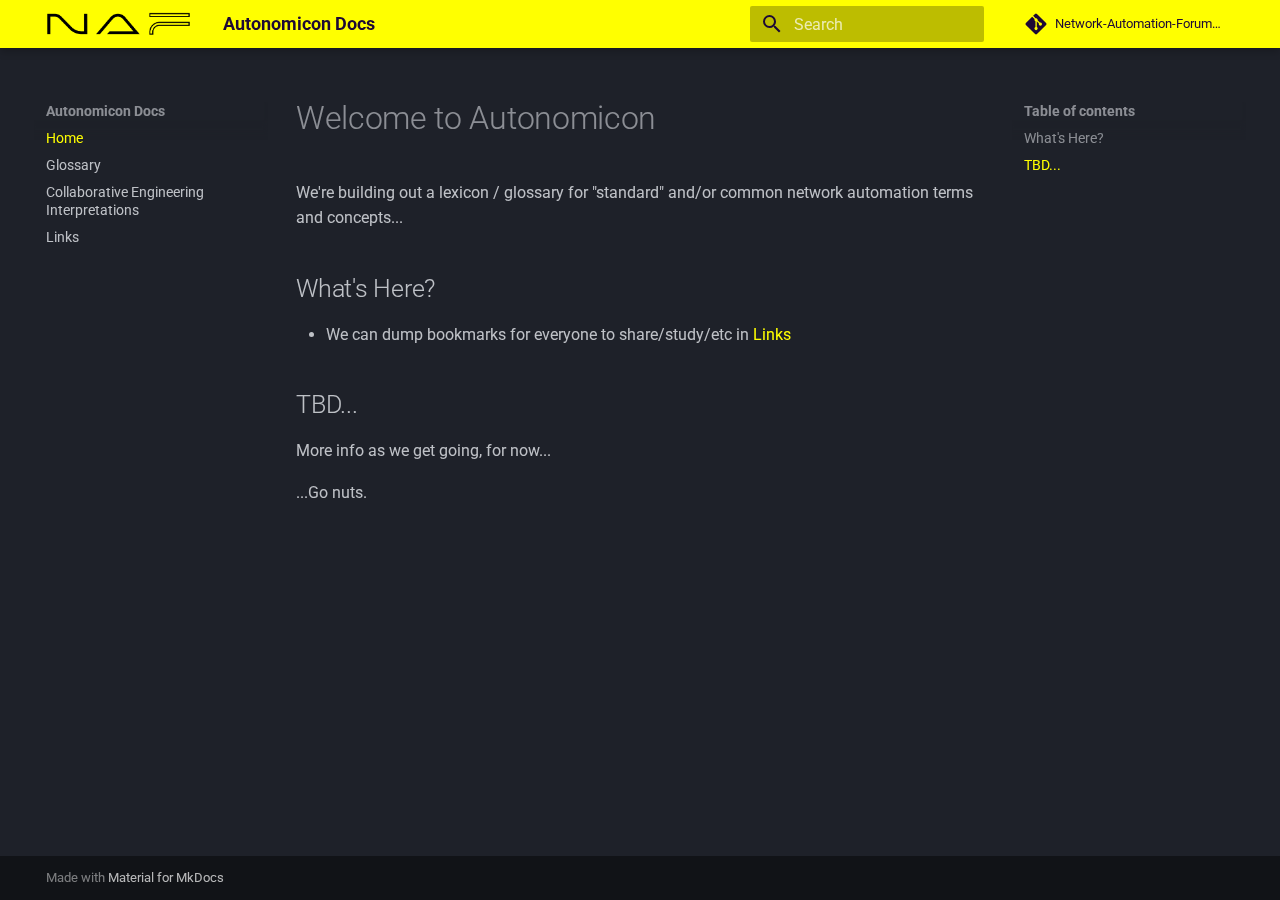
<file: index.html>
<!doctype html>
<html lang="en" class="no-js">
  <head>
    
      <meta charset="utf-8">
      <meta name="viewport" content="width=device-width,initial-scale=1">
      
        <meta name="description" content="We're building out a lexicon / glossary for "standard" and/or common network automation terms and concepts...">
      
      
      
      
      
        <link rel="next" href="glossary/">
      
      
      <link rel="icon" href="img/favicon.png">
      <meta name="generator" content="mkdocs-1.5.3, mkdocs-material-9.5.13">
    
    
      
        <title>Autonomicon Docs</title>
      
    
    
      <link rel="stylesheet" href="assets/stylesheets/main.7e359304.min.css">
      
        
        <link rel="stylesheet" href="assets/stylesheets/palette.06af60db.min.css">
      
      


    
    
      
    
    
      
        
        
        <link rel="preconnect" href="https://fonts.gstatic.com" crossorigin>
        <link rel="stylesheet" href="https://fonts.googleapis.com/css?family=Roboto:300,300i,400,400i,700,700i%7CRoboto+Mono:400,400i,700,700i&display=fallback">
        <style>:root{--md-text-font:"Roboto";--md-code-font:"Roboto Mono"}</style>
      
    
    
      <link rel="stylesheet" href="stylesheets/extra.css">
    
    <script>__md_scope=new URL(".",location),__md_hash=e=>[...e].reduce((e,_)=>(e<<5)-e+_.charCodeAt(0),0),__md_get=(e,_=localStorage,t=__md_scope)=>JSON.parse(_.getItem(t.pathname+"."+e)),__md_set=(e,_,t=localStorage,a=__md_scope)=>{try{t.setItem(a.pathname+"."+e,JSON.stringify(_))}catch(e){}}</script>
    
      

    
    
    
  </head>
  
  
    
    
      
    
    
    
    
    <body dir="ltr" data-md-color-scheme="slate" data-md-color-primary="custom" data-md-color-accent="custom">
  
    
    <input class="md-toggle" data-md-toggle="drawer" type="checkbox" id="__drawer" autocomplete="off">
    <input class="md-toggle" data-md-toggle="search" type="checkbox" id="__search" autocomplete="off">
    <label class="md-overlay" for="__drawer"></label>
    <div data-md-component="skip">
      
        
        <a href="#welcome-to-autonomicon" class="md-skip">
          Skip to content
        </a>
      
    </div>
    <div data-md-component="announce">
      
    </div>
    
    
      

  

<header class="md-header md-header--shadow" data-md-component="header">
  <nav class="md-header__inner md-grid" aria-label="Header">
    <a href="https://networkautomation.forum/" title="Autonomicon Docs" class="md-header__button md-logo" aria-label="Autonomicon Docs" data-md-component="logo">
      
  <img src="img/NAF.png" alt="logo">

    </a>
    <label class="md-header__button md-icon" for="__drawer">
      
      <svg xmlns="http://www.w3.org/2000/svg" viewBox="0 0 24 24"><path d="M3 6h18v2H3V6m0 5h18v2H3v-2m0 5h18v2H3v-2Z"/></svg>
    </label>
    <div class="md-header__title" data-md-component="header-title">
      <div class="md-header__ellipsis">
        <div class="md-header__topic">
          <span class="md-ellipsis">
            Autonomicon Docs
          </span>
        </div>
        <div class="md-header__topic" data-md-component="header-topic">
          <span class="md-ellipsis">
            
              Home
            
          </span>
        </div>
      </div>
    </div>
    
      
        <form class="md-header__option" data-md-component="palette">
  
    
    
    
    <input class="md-option" data-md-color-media="" data-md-color-scheme="slate" data-md-color-primary="custom" data-md-color-accent="custom"  aria-hidden="true"  type="radio" name="__palette" id="__palette_0">
    
  
</form>
      
    
    
      <script>var media,input,key,value,palette=__md_get("__palette");if(palette&&palette.color){"(prefers-color-scheme)"===palette.color.media&&(media=matchMedia("(prefers-color-scheme: light)"),input=document.querySelector(media.matches?"[data-md-color-media='(prefers-color-scheme: light)']":"[data-md-color-media='(prefers-color-scheme: dark)']"),palette.color.media=input.getAttribute("data-md-color-media"),palette.color.scheme=input.getAttribute("data-md-color-scheme"),palette.color.primary=input.getAttribute("data-md-color-primary"),palette.color.accent=input.getAttribute("data-md-color-accent"));for([key,value]of Object.entries(palette.color))document.body.setAttribute("data-md-color-"+key,value)}</script>
    
    
    
      <label class="md-header__button md-icon" for="__search">
        
        <svg xmlns="http://www.w3.org/2000/svg" viewBox="0 0 24 24"><path d="M9.5 3A6.5 6.5 0 0 1 16 9.5c0 1.61-.59 3.09-1.56 4.23l.27.27h.79l5 5-1.5 1.5-5-5v-.79l-.27-.27A6.516 6.516 0 0 1 9.5 16 6.5 6.5 0 0 1 3 9.5 6.5 6.5 0 0 1 9.5 3m0 2C7 5 5 7 5 9.5S7 14 9.5 14 14 12 14 9.5 12 5 9.5 5Z"/></svg>
      </label>
      <div class="md-search" data-md-component="search" role="dialog">
  <label class="md-search__overlay" for="__search"></label>
  <div class="md-search__inner" role="search">
    <form class="md-search__form" name="search">
      <input type="text" class="md-search__input" name="query" aria-label="Search" placeholder="Search" autocapitalize="off" autocorrect="off" autocomplete="off" spellcheck="false" data-md-component="search-query" required>
      <label class="md-search__icon md-icon" for="__search">
        
        <svg xmlns="http://www.w3.org/2000/svg" viewBox="0 0 24 24"><path d="M9.5 3A6.5 6.5 0 0 1 16 9.5c0 1.61-.59 3.09-1.56 4.23l.27.27h.79l5 5-1.5 1.5-5-5v-.79l-.27-.27A6.516 6.516 0 0 1 9.5 16 6.5 6.5 0 0 1 3 9.5 6.5 6.5 0 0 1 9.5 3m0 2C7 5 5 7 5 9.5S7 14 9.5 14 14 12 14 9.5 12 5 9.5 5Z"/></svg>
        
        <svg xmlns="http://www.w3.org/2000/svg" viewBox="0 0 24 24"><path d="M20 11v2H8l5.5 5.5-1.42 1.42L4.16 12l7.92-7.92L13.5 5.5 8 11h12Z"/></svg>
      </label>
      <nav class="md-search__options" aria-label="Search">
        
        <button type="reset" class="md-search__icon md-icon" title="Clear" aria-label="Clear" tabindex="-1">
          
          <svg xmlns="http://www.w3.org/2000/svg" viewBox="0 0 24 24"><path d="M19 6.41 17.59 5 12 10.59 6.41 5 5 6.41 10.59 12 5 17.59 6.41 19 12 13.41 17.59 19 19 17.59 13.41 12 19 6.41Z"/></svg>
        </button>
      </nav>
      
    </form>
    <div class="md-search__output">
      <div class="md-search__scrollwrap" data-md-scrollfix>
        <div class="md-search-result" data-md-component="search-result">
          <div class="md-search-result__meta">
            Initializing search
          </div>
          <ol class="md-search-result__list" role="presentation"></ol>
        </div>
      </div>
    </div>
  </div>
</div>
    
    
      <div class="md-header__source">
        <a href="https://github.com/Network-Automation-Forum/autonomicon" title="Go to repository" class="md-source" data-md-component="source">
  <div class="md-source__icon md-icon">
    
    <svg xmlns="http://www.w3.org/2000/svg" viewBox="0 0 448 512"><!--! Font Awesome Free 6.5.1 by @fontawesome - https://fontawesome.com License - https://fontawesome.com/license/free (Icons: CC BY 4.0, Fonts: SIL OFL 1.1, Code: MIT License) Copyright 2023 Fonticons, Inc.--><path d="M439.55 236.05 244 40.45a28.87 28.87 0 0 0-40.81 0l-40.66 40.63 51.52 51.52c27.06-9.14 52.68 16.77 43.39 43.68l49.66 49.66c34.23-11.8 61.18 31 35.47 56.69-26.49 26.49-70.21-2.87-56-37.34L240.22 199v121.85c25.3 12.54 22.26 41.85 9.08 55a34.34 34.34 0 0 1-48.55 0c-17.57-17.6-11.07-46.91 11.25-56v-123c-20.8-8.51-24.6-30.74-18.64-45L142.57 101 8.45 235.14a28.86 28.86 0 0 0 0 40.81l195.61 195.6a28.86 28.86 0 0 0 40.8 0l194.69-194.69a28.86 28.86 0 0 0 0-40.81z"/></svg>
  </div>
  <div class="md-source__repository">
    Network-Automation-Forum/autonomicon
  </div>
</a>
      </div>
    
  </nav>
  
</header>
    
    <div class="md-container" data-md-component="container">
      
      
        
          
        
      
      <main class="md-main" data-md-component="main">
        <div class="md-main__inner md-grid">
          
            
              
              <div class="md-sidebar md-sidebar--primary" data-md-component="sidebar" data-md-type="navigation" >
                <div class="md-sidebar__scrollwrap">
                  <div class="md-sidebar__inner">
                    



<nav class="md-nav md-nav--primary" aria-label="Navigation" data-md-level="0">
  <label class="md-nav__title" for="__drawer">
    <a href="https://networkautomation.forum/" title="Autonomicon Docs" class="md-nav__button md-logo" aria-label="Autonomicon Docs" data-md-component="logo">
      
  <img src="img/NAF.png" alt="logo">

    </a>
    Autonomicon Docs
  </label>
  
    <div class="md-nav__source">
      <a href="https://github.com/Network-Automation-Forum/autonomicon" title="Go to repository" class="md-source" data-md-component="source">
  <div class="md-source__icon md-icon">
    
    <svg xmlns="http://www.w3.org/2000/svg" viewBox="0 0 448 512"><!--! Font Awesome Free 6.5.1 by @fontawesome - https://fontawesome.com License - https://fontawesome.com/license/free (Icons: CC BY 4.0, Fonts: SIL OFL 1.1, Code: MIT License) Copyright 2023 Fonticons, Inc.--><path d="M439.55 236.05 244 40.45a28.87 28.87 0 0 0-40.81 0l-40.66 40.63 51.52 51.52c27.06-9.14 52.68 16.77 43.39 43.68l49.66 49.66c34.23-11.8 61.18 31 35.47 56.69-26.49 26.49-70.21-2.87-56-37.34L240.22 199v121.85c25.3 12.54 22.26 41.85 9.08 55a34.34 34.34 0 0 1-48.55 0c-17.57-17.6-11.07-46.91 11.25-56v-123c-20.8-8.51-24.6-30.74-18.64-45L142.57 101 8.45 235.14a28.86 28.86 0 0 0 0 40.81l195.61 195.6a28.86 28.86 0 0 0 40.8 0l194.69-194.69a28.86 28.86 0 0 0 0-40.81z"/></svg>
  </div>
  <div class="md-source__repository">
    Network-Automation-Forum/autonomicon
  </div>
</a>
    </div>
  
  <ul class="md-nav__list" data-md-scrollfix>
    
      
      
  
  
    
  
  
  
    <li class="md-nav__item md-nav__item--active">
      
      <input class="md-nav__toggle md-toggle" type="checkbox" id="__toc">
      
      
        
      
      
        <label class="md-nav__link md-nav__link--active" for="__toc">
          
  
  <span class="md-ellipsis">
    Home
  </span>
  

          <span class="md-nav__icon md-icon"></span>
        </label>
      
      <a href="." class="md-nav__link md-nav__link--active">
        
  
  <span class="md-ellipsis">
    Home
  </span>
  

      </a>
      
        

<nav class="md-nav md-nav--secondary" aria-label="Table of contents">
  
  
  
    
  
  
    <label class="md-nav__title" for="__toc">
      <span class="md-nav__icon md-icon"></span>
      Table of contents
    </label>
    <ul class="md-nav__list" data-md-component="toc" data-md-scrollfix>
      
        <li class="md-nav__item">
  <a href="#whats-here" class="md-nav__link">
    <span class="md-ellipsis">
      What's Here?
    </span>
  </a>
  
</li>
      
        <li class="md-nav__item">
  <a href="#tbd" class="md-nav__link">
    <span class="md-ellipsis">
      TBD...
    </span>
  </a>
  
</li>
      
    </ul>
  
</nav>
      
    </li>
  

    
      
      
  
  
  
  
    <li class="md-nav__item">
      <a href="glossary/" class="md-nav__link">
        
  
  <span class="md-ellipsis">
    Glossary
  </span>
  

      </a>
    </li>
  

    
      
      
  
  
  
  
    <li class="md-nav__item">
      <a href="interpretations/" class="md-nav__link">
        
  
  <span class="md-ellipsis">
    Collaborative Engineering Interpretations
  </span>
  

      </a>
    </li>
  

    
      
      
  
  
  
  
    <li class="md-nav__item">
      <a href="links/" class="md-nav__link">
        
  
  <span class="md-ellipsis">
    Links
  </span>
  

      </a>
    </li>
  

    
  </ul>
</nav>
                  </div>
                </div>
              </div>
            
            
              
              <div class="md-sidebar md-sidebar--secondary" data-md-component="sidebar" data-md-type="toc" >
                <div class="md-sidebar__scrollwrap">
                  <div class="md-sidebar__inner">
                    

<nav class="md-nav md-nav--secondary" aria-label="Table of contents">
  
  
  
    
  
  
    <label class="md-nav__title" for="__toc">
      <span class="md-nav__icon md-icon"></span>
      Table of contents
    </label>
    <ul class="md-nav__list" data-md-component="toc" data-md-scrollfix>
      
        <li class="md-nav__item">
  <a href="#whats-here" class="md-nav__link">
    <span class="md-ellipsis">
      What's Here?
    </span>
  </a>
  
</li>
      
        <li class="md-nav__item">
  <a href="#tbd" class="md-nav__link">
    <span class="md-ellipsis">
      TBD...
    </span>
  </a>
  
</li>
      
    </ul>
  
</nav>
                  </div>
                </div>
              </div>
            
          
          
            <div class="md-content" data-md-component="content">
              <article class="md-content__inner md-typeset">
                
                  

  
  


<h1 id="welcome-to-autonomicon">Welcome to Autonomicon</h1>
<p>We're building out a lexicon / glossary for "standard" and/or common network automation terms and concepts...</p>
<h2 id="whats-here">What's Here?</h2>
<ul>
<li>We can dump bookmarks for everyone to share/study/etc in <a href="links/">Links</a></li>
</ul>
<h2 id="tbd">TBD...</h2>
<p>More info as we get going, for now...</p>
<p>...Go nuts.</p>












                
              </article>
            </div>
          
          
<script>var target=document.getElementById(location.hash.slice(1));target&&target.name&&(target.checked=target.name.startsWith("__tabbed_"))</script>
        </div>
        
      </main>
      
        <footer class="md-footer">
  
  <div class="md-footer-meta md-typeset">
    <div class="md-footer-meta__inner md-grid">
      <div class="md-copyright">
  
  
    Made with
    <a href="https://squidfunk.github.io/mkdocs-material/" target="_blank" rel="noopener">
      Material for MkDocs
    </a>
  
</div>
      
    </div>
  </div>
</footer>
      
    </div>
    <div class="md-dialog" data-md-component="dialog">
      <div class="md-dialog__inner md-typeset"></div>
    </div>
    
    
    <script id="__config" type="application/json">{"base": ".", "features": ["navigation.tracking"], "search": "assets/javascripts/workers/search.b8dbb3d2.min.js", "translations": {"clipboard.copied": "Copied to clipboard", "clipboard.copy": "Copy to clipboard", "search.result.more.one": "1 more on this page", "search.result.more.other": "# more on this page", "search.result.none": "No matching documents", "search.result.one": "1 matching document", "search.result.other": "# matching documents", "search.result.placeholder": "Type to start searching", "search.result.term.missing": "Missing", "select.version": "Select version"}}</script>
    
    
      <script src="assets/javascripts/bundle.c8d2eff1.min.js"></script>
      
    
  </body>
</html>
</file>
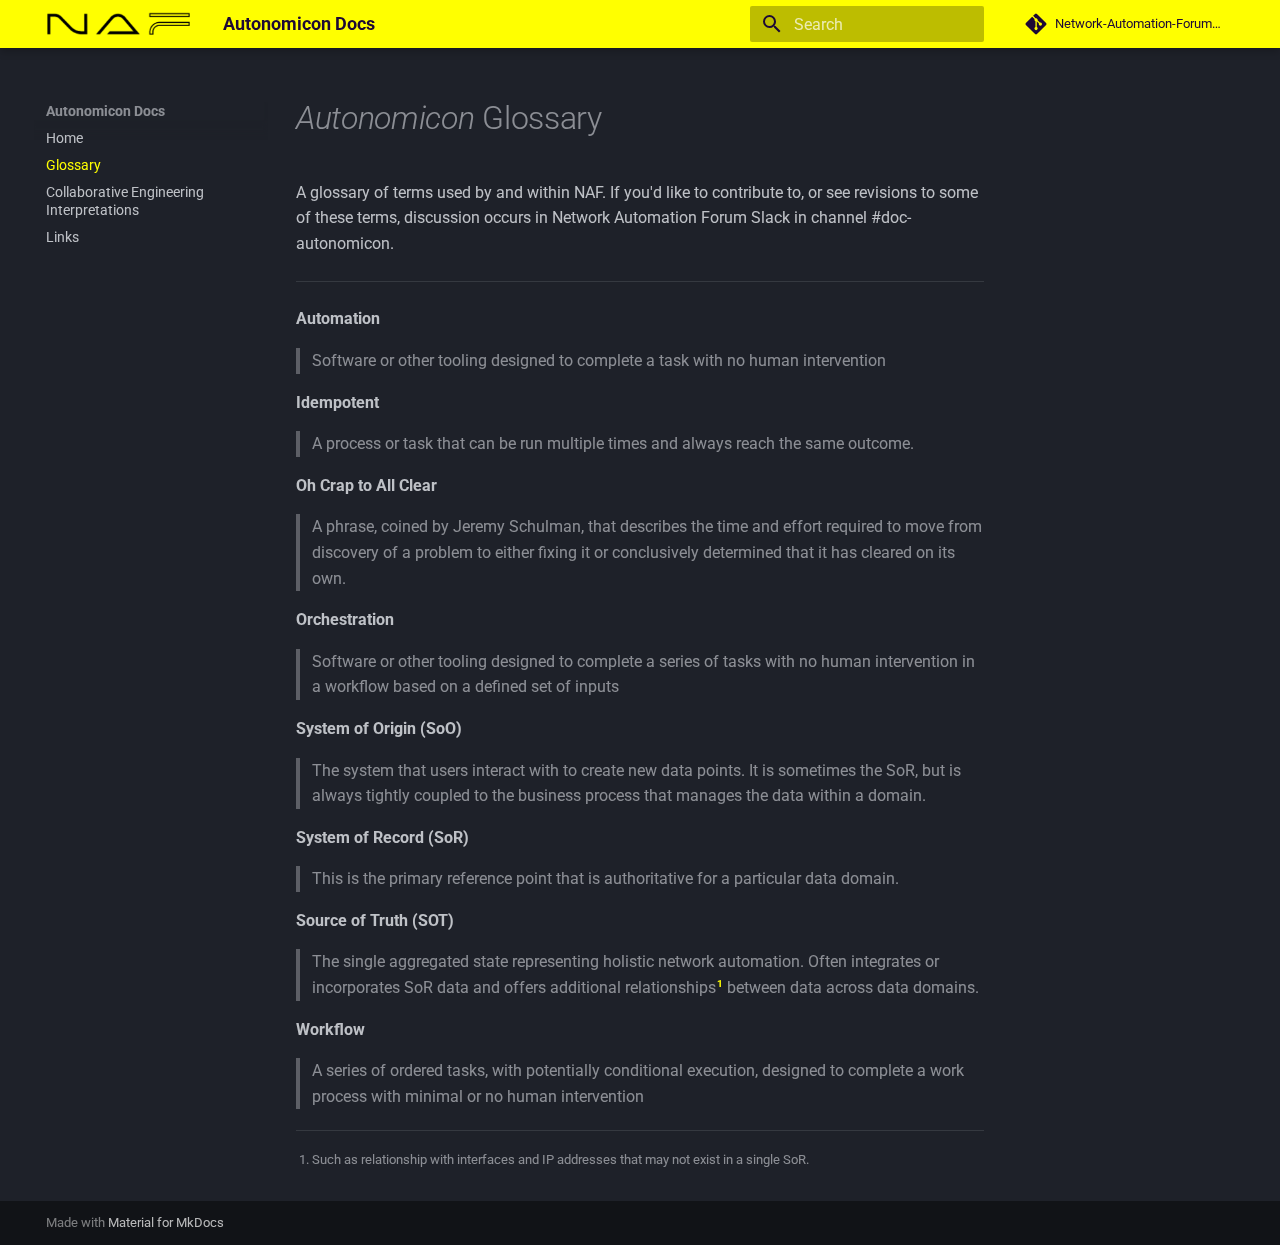
<file: glossary/index.html>
<!doctype html>
<html lang="en" class="no-js">
  <head>
    
      <meta charset="utf-8">
      <meta name="viewport" content="width=device-width,initial-scale=1">
      
        <meta name="description" content="We're building out a lexicon / glossary for "standard" and/or common network automation terms and concepts...">
      
      
      
      
        <link rel="prev" href="..">
      
      
        <link rel="next" href="../interpretations/">
      
      
      <link rel="icon" href="../img/favicon.png">
      <meta name="generator" content="mkdocs-1.5.3, mkdocs-material-9.5.13">
    
    
      
        <title>Glossary - Autonomicon Docs</title>
      
    
    
      <link rel="stylesheet" href="../assets/stylesheets/main.7e359304.min.css">
      
        
        <link rel="stylesheet" href="../assets/stylesheets/palette.06af60db.min.css">
      
      


    
    
      
    
    
      
        
        
        <link rel="preconnect" href="https://fonts.gstatic.com" crossorigin>
        <link rel="stylesheet" href="https://fonts.googleapis.com/css?family=Roboto:300,300i,400,400i,700,700i%7CRoboto+Mono:400,400i,700,700i&display=fallback">
        <style>:root{--md-text-font:"Roboto";--md-code-font:"Roboto Mono"}</style>
      
    
    
      <link rel="stylesheet" href="../stylesheets/extra.css">
    
    <script>__md_scope=new URL("..",location),__md_hash=e=>[...e].reduce((e,_)=>(e<<5)-e+_.charCodeAt(0),0),__md_get=(e,_=localStorage,t=__md_scope)=>JSON.parse(_.getItem(t.pathname+"."+e)),__md_set=(e,_,t=localStorage,a=__md_scope)=>{try{t.setItem(a.pathname+"."+e,JSON.stringify(_))}catch(e){}}</script>
    
      

    
    
    
  </head>
  
  
    
    
      
    
    
    
    
    <body dir="ltr" data-md-color-scheme="slate" data-md-color-primary="custom" data-md-color-accent="custom">
  
    
    <input class="md-toggle" data-md-toggle="drawer" type="checkbox" id="__drawer" autocomplete="off">
    <input class="md-toggle" data-md-toggle="search" type="checkbox" id="__search" autocomplete="off">
    <label class="md-overlay" for="__drawer"></label>
    <div data-md-component="skip">
      
        
        <a href="#autonomicon-glossary" class="md-skip">
          Skip to content
        </a>
      
    </div>
    <div data-md-component="announce">
      
    </div>
    
    
      

  

<header class="md-header md-header--shadow" data-md-component="header">
  <nav class="md-header__inner md-grid" aria-label="Header">
    <a href="https://networkautomation.forum/" title="Autonomicon Docs" class="md-header__button md-logo" aria-label="Autonomicon Docs" data-md-component="logo">
      
  <img src="../img/NAF.png" alt="logo">

    </a>
    <label class="md-header__button md-icon" for="__drawer">
      
      <svg xmlns="http://www.w3.org/2000/svg" viewBox="0 0 24 24"><path d="M3 6h18v2H3V6m0 5h18v2H3v-2m0 5h18v2H3v-2Z"/></svg>
    </label>
    <div class="md-header__title" data-md-component="header-title">
      <div class="md-header__ellipsis">
        <div class="md-header__topic">
          <span class="md-ellipsis">
            Autonomicon Docs
          </span>
        </div>
        <div class="md-header__topic" data-md-component="header-topic">
          <span class="md-ellipsis">
            
              Glossary
            
          </span>
        </div>
      </div>
    </div>
    
      
        <form class="md-header__option" data-md-component="palette">
  
    
    
    
    <input class="md-option" data-md-color-media="" data-md-color-scheme="slate" data-md-color-primary="custom" data-md-color-accent="custom"  aria-hidden="true"  type="radio" name="__palette" id="__palette_0">
    
  
</form>
      
    
    
      <script>var media,input,key,value,palette=__md_get("__palette");if(palette&&palette.color){"(prefers-color-scheme)"===palette.color.media&&(media=matchMedia("(prefers-color-scheme: light)"),input=document.querySelector(media.matches?"[data-md-color-media='(prefers-color-scheme: light)']":"[data-md-color-media='(prefers-color-scheme: dark)']"),palette.color.media=input.getAttribute("data-md-color-media"),palette.color.scheme=input.getAttribute("data-md-color-scheme"),palette.color.primary=input.getAttribute("data-md-color-primary"),palette.color.accent=input.getAttribute("data-md-color-accent"));for([key,value]of Object.entries(palette.color))document.body.setAttribute("data-md-color-"+key,value)}</script>
    
    
    
      <label class="md-header__button md-icon" for="__search">
        
        <svg xmlns="http://www.w3.org/2000/svg" viewBox="0 0 24 24"><path d="M9.5 3A6.5 6.5 0 0 1 16 9.5c0 1.61-.59 3.09-1.56 4.23l.27.27h.79l5 5-1.5 1.5-5-5v-.79l-.27-.27A6.516 6.516 0 0 1 9.5 16 6.5 6.5 0 0 1 3 9.5 6.5 6.5 0 0 1 9.5 3m0 2C7 5 5 7 5 9.5S7 14 9.5 14 14 12 14 9.5 12 5 9.5 5Z"/></svg>
      </label>
      <div class="md-search" data-md-component="search" role="dialog">
  <label class="md-search__overlay" for="__search"></label>
  <div class="md-search__inner" role="search">
    <form class="md-search__form" name="search">
      <input type="text" class="md-search__input" name="query" aria-label="Search" placeholder="Search" autocapitalize="off" autocorrect="off" autocomplete="off" spellcheck="false" data-md-component="search-query" required>
      <label class="md-search__icon md-icon" for="__search">
        
        <svg xmlns="http://www.w3.org/2000/svg" viewBox="0 0 24 24"><path d="M9.5 3A6.5 6.5 0 0 1 16 9.5c0 1.61-.59 3.09-1.56 4.23l.27.27h.79l5 5-1.5 1.5-5-5v-.79l-.27-.27A6.516 6.516 0 0 1 9.5 16 6.5 6.5 0 0 1 3 9.5 6.5 6.5 0 0 1 9.5 3m0 2C7 5 5 7 5 9.5S7 14 9.5 14 14 12 14 9.5 12 5 9.5 5Z"/></svg>
        
        <svg xmlns="http://www.w3.org/2000/svg" viewBox="0 0 24 24"><path d="M20 11v2H8l5.5 5.5-1.42 1.42L4.16 12l7.92-7.92L13.5 5.5 8 11h12Z"/></svg>
      </label>
      <nav class="md-search__options" aria-label="Search">
        
        <button type="reset" class="md-search__icon md-icon" title="Clear" aria-label="Clear" tabindex="-1">
          
          <svg xmlns="http://www.w3.org/2000/svg" viewBox="0 0 24 24"><path d="M19 6.41 17.59 5 12 10.59 6.41 5 5 6.41 10.59 12 5 17.59 6.41 19 12 13.41 17.59 19 19 17.59 13.41 12 19 6.41Z"/></svg>
        </button>
      </nav>
      
    </form>
    <div class="md-search__output">
      <div class="md-search__scrollwrap" data-md-scrollfix>
        <div class="md-search-result" data-md-component="search-result">
          <div class="md-search-result__meta">
            Initializing search
          </div>
          <ol class="md-search-result__list" role="presentation"></ol>
        </div>
      </div>
    </div>
  </div>
</div>
    
    
      <div class="md-header__source">
        <a href="https://github.com/Network-Automation-Forum/autonomicon" title="Go to repository" class="md-source" data-md-component="source">
  <div class="md-source__icon md-icon">
    
    <svg xmlns="http://www.w3.org/2000/svg" viewBox="0 0 448 512"><!--! Font Awesome Free 6.5.1 by @fontawesome - https://fontawesome.com License - https://fontawesome.com/license/free (Icons: CC BY 4.0, Fonts: SIL OFL 1.1, Code: MIT License) Copyright 2023 Fonticons, Inc.--><path d="M439.55 236.05 244 40.45a28.87 28.87 0 0 0-40.81 0l-40.66 40.63 51.52 51.52c27.06-9.14 52.68 16.77 43.39 43.68l49.66 49.66c34.23-11.8 61.18 31 35.47 56.69-26.49 26.49-70.21-2.87-56-37.34L240.22 199v121.85c25.3 12.54 22.26 41.85 9.08 55a34.34 34.34 0 0 1-48.55 0c-17.57-17.6-11.07-46.91 11.25-56v-123c-20.8-8.51-24.6-30.74-18.64-45L142.57 101 8.45 235.14a28.86 28.86 0 0 0 0 40.81l195.61 195.6a28.86 28.86 0 0 0 40.8 0l194.69-194.69a28.86 28.86 0 0 0 0-40.81z"/></svg>
  </div>
  <div class="md-source__repository">
    Network-Automation-Forum/autonomicon
  </div>
</a>
      </div>
    
  </nav>
  
</header>
    
    <div class="md-container" data-md-component="container">
      
      
        
          
        
      
      <main class="md-main" data-md-component="main">
        <div class="md-main__inner md-grid">
          
            
              
              <div class="md-sidebar md-sidebar--primary" data-md-component="sidebar" data-md-type="navigation" >
                <div class="md-sidebar__scrollwrap">
                  <div class="md-sidebar__inner">
                    



<nav class="md-nav md-nav--primary" aria-label="Navigation" data-md-level="0">
  <label class="md-nav__title" for="__drawer">
    <a href="https://networkautomation.forum/" title="Autonomicon Docs" class="md-nav__button md-logo" aria-label="Autonomicon Docs" data-md-component="logo">
      
  <img src="../img/NAF.png" alt="logo">

    </a>
    Autonomicon Docs
  </label>
  
    <div class="md-nav__source">
      <a href="https://github.com/Network-Automation-Forum/autonomicon" title="Go to repository" class="md-source" data-md-component="source">
  <div class="md-source__icon md-icon">
    
    <svg xmlns="http://www.w3.org/2000/svg" viewBox="0 0 448 512"><!--! Font Awesome Free 6.5.1 by @fontawesome - https://fontawesome.com License - https://fontawesome.com/license/free (Icons: CC BY 4.0, Fonts: SIL OFL 1.1, Code: MIT License) Copyright 2023 Fonticons, Inc.--><path d="M439.55 236.05 244 40.45a28.87 28.87 0 0 0-40.81 0l-40.66 40.63 51.52 51.52c27.06-9.14 52.68 16.77 43.39 43.68l49.66 49.66c34.23-11.8 61.18 31 35.47 56.69-26.49 26.49-70.21-2.87-56-37.34L240.22 199v121.85c25.3 12.54 22.26 41.85 9.08 55a34.34 34.34 0 0 1-48.55 0c-17.57-17.6-11.07-46.91 11.25-56v-123c-20.8-8.51-24.6-30.74-18.64-45L142.57 101 8.45 235.14a28.86 28.86 0 0 0 0 40.81l195.61 195.6a28.86 28.86 0 0 0 40.8 0l194.69-194.69a28.86 28.86 0 0 0 0-40.81z"/></svg>
  </div>
  <div class="md-source__repository">
    Network-Automation-Forum/autonomicon
  </div>
</a>
    </div>
  
  <ul class="md-nav__list" data-md-scrollfix>
    
      
      
  
  
  
  
    <li class="md-nav__item">
      <a href=".." class="md-nav__link">
        
  
  <span class="md-ellipsis">
    Home
  </span>
  

      </a>
    </li>
  

    
      
      
  
  
    
  
  
  
    <li class="md-nav__item md-nav__item--active">
      
      <input class="md-nav__toggle md-toggle" type="checkbox" id="__toc">
      
      
        
      
      
      <a href="./" class="md-nav__link md-nav__link--active">
        
  
  <span class="md-ellipsis">
    Glossary
  </span>
  

      </a>
      
    </li>
  

    
      
      
  
  
  
  
    <li class="md-nav__item">
      <a href="../interpretations/" class="md-nav__link">
        
  
  <span class="md-ellipsis">
    Collaborative Engineering Interpretations
  </span>
  

      </a>
    </li>
  

    
      
      
  
  
  
  
    <li class="md-nav__item">
      <a href="../links/" class="md-nav__link">
        
  
  <span class="md-ellipsis">
    Links
  </span>
  

      </a>
    </li>
  

    
  </ul>
</nav>
                  </div>
                </div>
              </div>
            
            
              
              <div class="md-sidebar md-sidebar--secondary" data-md-component="sidebar" data-md-type="toc" >
                <div class="md-sidebar__scrollwrap">
                  <div class="md-sidebar__inner">
                    

<nav class="md-nav md-nav--secondary" aria-label="Table of contents">
  
  
  
    
  
  
</nav>
                  </div>
                </div>
              </div>
            
          
          
            <div class="md-content" data-md-component="content">
              <article class="md-content__inner md-typeset">
                
                  

  
  


<h1 id="autonomicon-glossary"><em>Autonomicon</em> Glossary</h1>
<p>A glossary of terms used by and within NAF. If you'd like to contribute to, or see revisions to some of these terms, discussion occurs in Network Automation Forum Slack in channel #doc-autonomicon.</p>
<hr />
<p><strong>Automation</strong></p>
<blockquote>
<p>Software or other tooling designed to complete a task with no human intervention</p>
</blockquote>
<p><strong>Idempotent</strong></p>
<blockquote>
<p>A process or task that can be run multiple times and always reach the same outcome.</p>
</blockquote>
<p><strong>Oh Crap to All Clear</strong></p>
<blockquote>
<p>A phrase, coined by Jeremy Schulman, that describes the time and effort required to move from discovery of a problem to either fixing it or conclusively determined that it has cleared on its own.</p>
</blockquote>
<p><strong>Orchestration</strong></p>
<blockquote>
<p>Software or other tooling designed to complete a series of tasks with no human intervention in a workflow based on a defined set of inputs</p>
</blockquote>
<p><strong>System of Origin (SoO)</strong></p>
<blockquote>
<p>The system that users interact with to create new data points. It is sometimes the SoR, but is always tightly coupled to the business process that manages the data within a domain.</p>
</blockquote>
<p><strong>System of Record (SoR)</strong></p>
<blockquote>
<p>This is the primary reference point that is authoritative for a particular data domain.</p>
</blockquote>
<p><strong>Source of Truth (SOT)</strong></p>
<blockquote>
<p>The single aggregated state representing holistic network automation. Often integrates or incorporates SoR data and offers additional relationships<sup id="fnref:1"><a class="footnote-ref" href="#fn:1">1</a></sup> between data across data domains.</p>
</blockquote>
<p><strong>Workflow</strong></p>
<blockquote>
<p>A series of ordered tasks, with potentially conditional execution, designed to complete a work process with minimal or no human intervention</p>
</blockquote>
<div class="footnote">
<hr />
<ol>
<li id="fn:1">
<p>Such as relationship with interfaces and IP addresses that may not exist in a single SoR.&#160;<a class="footnote-backref" href="#fnref:1" title="Jump back to footnote 1 in the text">&#8617;</a></p>
</li>
</ol>
</div>












                
              </article>
            </div>
          
          
<script>var target=document.getElementById(location.hash.slice(1));target&&target.name&&(target.checked=target.name.startsWith("__tabbed_"))</script>
        </div>
        
      </main>
      
        <footer class="md-footer">
  
  <div class="md-footer-meta md-typeset">
    <div class="md-footer-meta__inner md-grid">
      <div class="md-copyright">
  
  
    Made with
    <a href="https://squidfunk.github.io/mkdocs-material/" target="_blank" rel="noopener">
      Material for MkDocs
    </a>
  
</div>
      
    </div>
  </div>
</footer>
      
    </div>
    <div class="md-dialog" data-md-component="dialog">
      <div class="md-dialog__inner md-typeset"></div>
    </div>
    
    
    <script id="__config" type="application/json">{"base": "..", "features": ["navigation.tracking"], "search": "../assets/javascripts/workers/search.b8dbb3d2.min.js", "translations": {"clipboard.copied": "Copied to clipboard", "clipboard.copy": "Copy to clipboard", "search.result.more.one": "1 more on this page", "search.result.more.other": "# more on this page", "search.result.none": "No matching documents", "search.result.one": "1 matching document", "search.result.other": "# matching documents", "search.result.placeholder": "Type to start searching", "search.result.term.missing": "Missing", "select.version": "Select version"}}</script>
    
    
      <script src="../assets/javascripts/bundle.c8d2eff1.min.js"></script>
      
    
  </body>
</html>
</file>
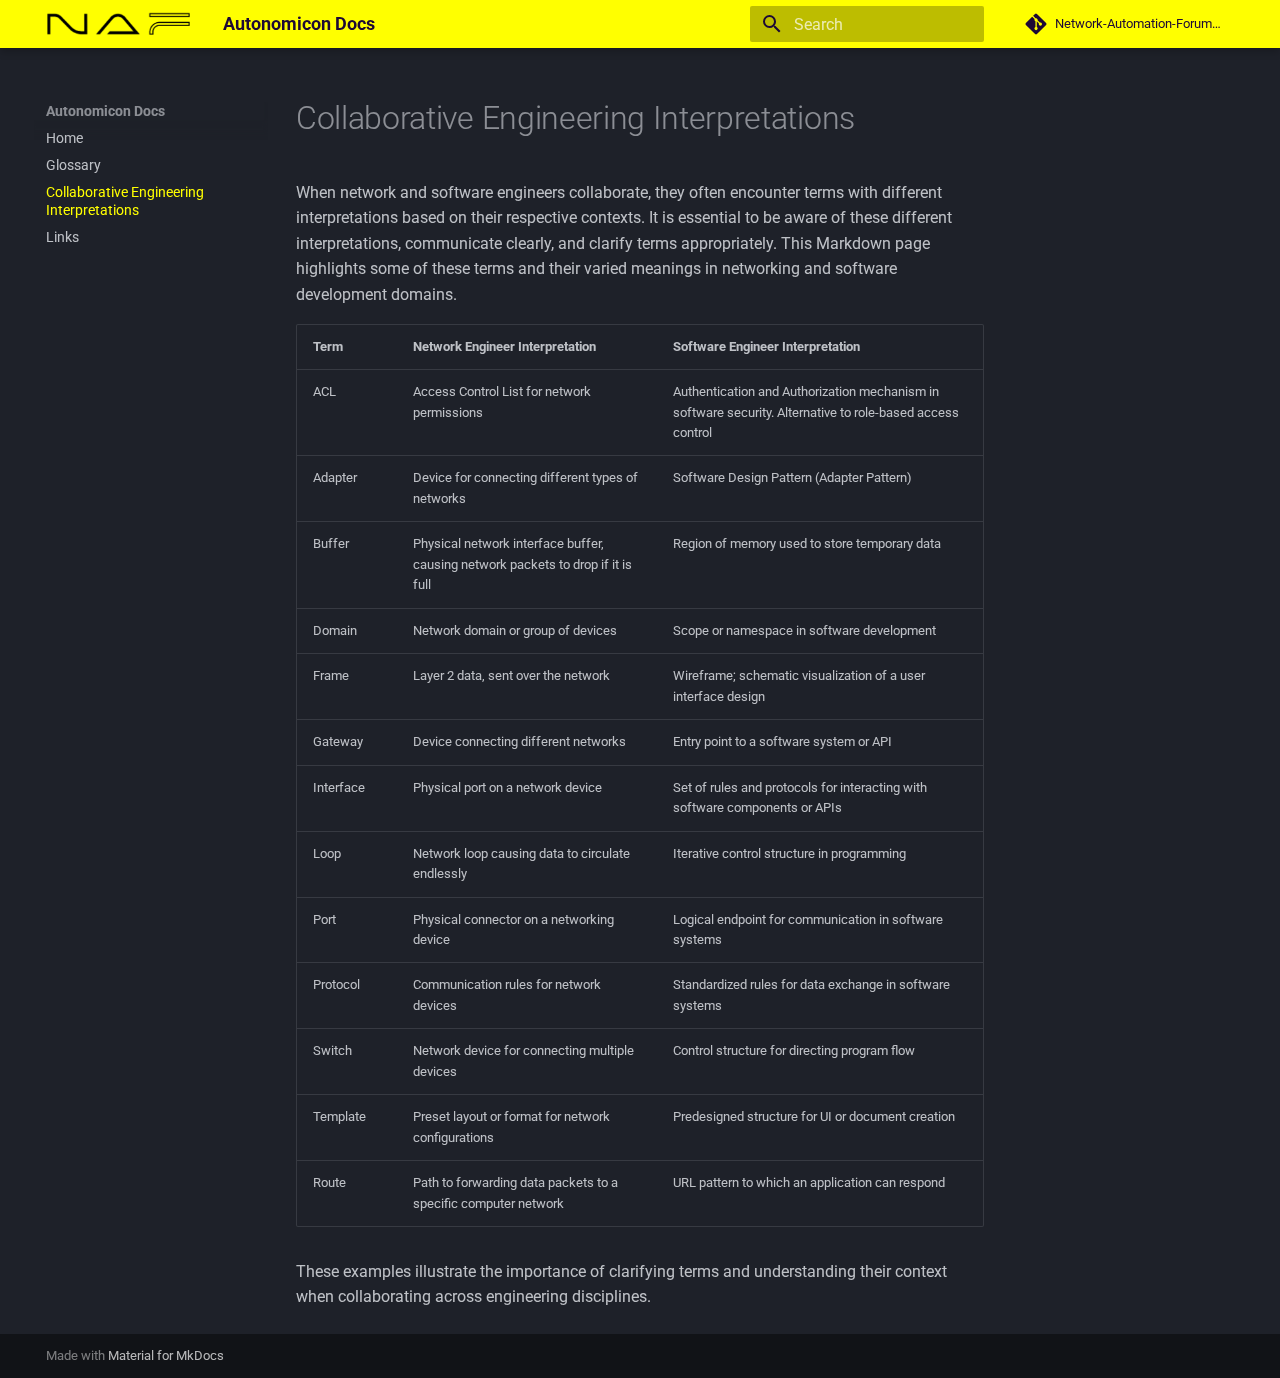
<file: interpretations/index.html>
<!doctype html>
<html lang="en" class="no-js">
  <head>
    
      <meta charset="utf-8">
      <meta name="viewport" content="width=device-width,initial-scale=1">
      
        <meta name="description" content="We're building out a lexicon / glossary for "standard" and/or common network automation terms and concepts...">
      
      
      
      
        <link rel="prev" href="../glossary/">
      
      
        <link rel="next" href="../links/">
      
      
      <link rel="icon" href="../img/favicon.png">
      <meta name="generator" content="mkdocs-1.5.3, mkdocs-material-9.5.13">
    
    
      
        <title>Collaborative Engineering Interpretations - Autonomicon Docs</title>
      
    
    
      <link rel="stylesheet" href="../assets/stylesheets/main.7e359304.min.css">
      
        
        <link rel="stylesheet" href="../assets/stylesheets/palette.06af60db.min.css">
      
      


    
    
      
    
    
      
        
        
        <link rel="preconnect" href="https://fonts.gstatic.com" crossorigin>
        <link rel="stylesheet" href="https://fonts.googleapis.com/css?family=Roboto:300,300i,400,400i,700,700i%7CRoboto+Mono:400,400i,700,700i&display=fallback">
        <style>:root{--md-text-font:"Roboto";--md-code-font:"Roboto Mono"}</style>
      
    
    
      <link rel="stylesheet" href="../stylesheets/extra.css">
    
    <script>__md_scope=new URL("..",location),__md_hash=e=>[...e].reduce((e,_)=>(e<<5)-e+_.charCodeAt(0),0),__md_get=(e,_=localStorage,t=__md_scope)=>JSON.parse(_.getItem(t.pathname+"."+e)),__md_set=(e,_,t=localStorage,a=__md_scope)=>{try{t.setItem(a.pathname+"."+e,JSON.stringify(_))}catch(e){}}</script>
    
      

    
    
    
  </head>
  
  
    
    
      
    
    
    
    
    <body dir="ltr" data-md-color-scheme="slate" data-md-color-primary="custom" data-md-color-accent="custom">
  
    
    <input class="md-toggle" data-md-toggle="drawer" type="checkbox" id="__drawer" autocomplete="off">
    <input class="md-toggle" data-md-toggle="search" type="checkbox" id="__search" autocomplete="off">
    <label class="md-overlay" for="__drawer"></label>
    <div data-md-component="skip">
      
        
        <a href="#collaborative-engineering-interpretations" class="md-skip">
          Skip to content
        </a>
      
    </div>
    <div data-md-component="announce">
      
    </div>
    
    
      

  

<header class="md-header md-header--shadow" data-md-component="header">
  <nav class="md-header__inner md-grid" aria-label="Header">
    <a href="https://networkautomation.forum/" title="Autonomicon Docs" class="md-header__button md-logo" aria-label="Autonomicon Docs" data-md-component="logo">
      
  <img src="../img/NAF.png" alt="logo">

    </a>
    <label class="md-header__button md-icon" for="__drawer">
      
      <svg xmlns="http://www.w3.org/2000/svg" viewBox="0 0 24 24"><path d="M3 6h18v2H3V6m0 5h18v2H3v-2m0 5h18v2H3v-2Z"/></svg>
    </label>
    <div class="md-header__title" data-md-component="header-title">
      <div class="md-header__ellipsis">
        <div class="md-header__topic">
          <span class="md-ellipsis">
            Autonomicon Docs
          </span>
        </div>
        <div class="md-header__topic" data-md-component="header-topic">
          <span class="md-ellipsis">
            
              Collaborative Engineering Interpretations
            
          </span>
        </div>
      </div>
    </div>
    
      
        <form class="md-header__option" data-md-component="palette">
  
    
    
    
    <input class="md-option" data-md-color-media="" data-md-color-scheme="slate" data-md-color-primary="custom" data-md-color-accent="custom"  aria-hidden="true"  type="radio" name="__palette" id="__palette_0">
    
  
</form>
      
    
    
      <script>var media,input,key,value,palette=__md_get("__palette");if(palette&&palette.color){"(prefers-color-scheme)"===palette.color.media&&(media=matchMedia("(prefers-color-scheme: light)"),input=document.querySelector(media.matches?"[data-md-color-media='(prefers-color-scheme: light)']":"[data-md-color-media='(prefers-color-scheme: dark)']"),palette.color.media=input.getAttribute("data-md-color-media"),palette.color.scheme=input.getAttribute("data-md-color-scheme"),palette.color.primary=input.getAttribute("data-md-color-primary"),palette.color.accent=input.getAttribute("data-md-color-accent"));for([key,value]of Object.entries(palette.color))document.body.setAttribute("data-md-color-"+key,value)}</script>
    
    
    
      <label class="md-header__button md-icon" for="__search">
        
        <svg xmlns="http://www.w3.org/2000/svg" viewBox="0 0 24 24"><path d="M9.5 3A6.5 6.5 0 0 1 16 9.5c0 1.61-.59 3.09-1.56 4.23l.27.27h.79l5 5-1.5 1.5-5-5v-.79l-.27-.27A6.516 6.516 0 0 1 9.5 16 6.5 6.5 0 0 1 3 9.5 6.5 6.5 0 0 1 9.5 3m0 2C7 5 5 7 5 9.5S7 14 9.5 14 14 12 14 9.5 12 5 9.5 5Z"/></svg>
      </label>
      <div class="md-search" data-md-component="search" role="dialog">
  <label class="md-search__overlay" for="__search"></label>
  <div class="md-search__inner" role="search">
    <form class="md-search__form" name="search">
      <input type="text" class="md-search__input" name="query" aria-label="Search" placeholder="Search" autocapitalize="off" autocorrect="off" autocomplete="off" spellcheck="false" data-md-component="search-query" required>
      <label class="md-search__icon md-icon" for="__search">
        
        <svg xmlns="http://www.w3.org/2000/svg" viewBox="0 0 24 24"><path d="M9.5 3A6.5 6.5 0 0 1 16 9.5c0 1.61-.59 3.09-1.56 4.23l.27.27h.79l5 5-1.5 1.5-5-5v-.79l-.27-.27A6.516 6.516 0 0 1 9.5 16 6.5 6.5 0 0 1 3 9.5 6.5 6.5 0 0 1 9.5 3m0 2C7 5 5 7 5 9.5S7 14 9.5 14 14 12 14 9.5 12 5 9.5 5Z"/></svg>
        
        <svg xmlns="http://www.w3.org/2000/svg" viewBox="0 0 24 24"><path d="M20 11v2H8l5.5 5.5-1.42 1.42L4.16 12l7.92-7.92L13.5 5.5 8 11h12Z"/></svg>
      </label>
      <nav class="md-search__options" aria-label="Search">
        
        <button type="reset" class="md-search__icon md-icon" title="Clear" aria-label="Clear" tabindex="-1">
          
          <svg xmlns="http://www.w3.org/2000/svg" viewBox="0 0 24 24"><path d="M19 6.41 17.59 5 12 10.59 6.41 5 5 6.41 10.59 12 5 17.59 6.41 19 12 13.41 17.59 19 19 17.59 13.41 12 19 6.41Z"/></svg>
        </button>
      </nav>
      
    </form>
    <div class="md-search__output">
      <div class="md-search__scrollwrap" data-md-scrollfix>
        <div class="md-search-result" data-md-component="search-result">
          <div class="md-search-result__meta">
            Initializing search
          </div>
          <ol class="md-search-result__list" role="presentation"></ol>
        </div>
      </div>
    </div>
  </div>
</div>
    
    
      <div class="md-header__source">
        <a href="https://github.com/Network-Automation-Forum/autonomicon" title="Go to repository" class="md-source" data-md-component="source">
  <div class="md-source__icon md-icon">
    
    <svg xmlns="http://www.w3.org/2000/svg" viewBox="0 0 448 512"><!--! Font Awesome Free 6.5.1 by @fontawesome - https://fontawesome.com License - https://fontawesome.com/license/free (Icons: CC BY 4.0, Fonts: SIL OFL 1.1, Code: MIT License) Copyright 2023 Fonticons, Inc.--><path d="M439.55 236.05 244 40.45a28.87 28.87 0 0 0-40.81 0l-40.66 40.63 51.52 51.52c27.06-9.14 52.68 16.77 43.39 43.68l49.66 49.66c34.23-11.8 61.18 31 35.47 56.69-26.49 26.49-70.21-2.87-56-37.34L240.22 199v121.85c25.3 12.54 22.26 41.85 9.08 55a34.34 34.34 0 0 1-48.55 0c-17.57-17.6-11.07-46.91 11.25-56v-123c-20.8-8.51-24.6-30.74-18.64-45L142.57 101 8.45 235.14a28.86 28.86 0 0 0 0 40.81l195.61 195.6a28.86 28.86 0 0 0 40.8 0l194.69-194.69a28.86 28.86 0 0 0 0-40.81z"/></svg>
  </div>
  <div class="md-source__repository">
    Network-Automation-Forum/autonomicon
  </div>
</a>
      </div>
    
  </nav>
  
</header>
    
    <div class="md-container" data-md-component="container">
      
      
        
          
        
      
      <main class="md-main" data-md-component="main">
        <div class="md-main__inner md-grid">
          
            
              
              <div class="md-sidebar md-sidebar--primary" data-md-component="sidebar" data-md-type="navigation" >
                <div class="md-sidebar__scrollwrap">
                  <div class="md-sidebar__inner">
                    



<nav class="md-nav md-nav--primary" aria-label="Navigation" data-md-level="0">
  <label class="md-nav__title" for="__drawer">
    <a href="https://networkautomation.forum/" title="Autonomicon Docs" class="md-nav__button md-logo" aria-label="Autonomicon Docs" data-md-component="logo">
      
  <img src="../img/NAF.png" alt="logo">

    </a>
    Autonomicon Docs
  </label>
  
    <div class="md-nav__source">
      <a href="https://github.com/Network-Automation-Forum/autonomicon" title="Go to repository" class="md-source" data-md-component="source">
  <div class="md-source__icon md-icon">
    
    <svg xmlns="http://www.w3.org/2000/svg" viewBox="0 0 448 512"><!--! Font Awesome Free 6.5.1 by @fontawesome - https://fontawesome.com License - https://fontawesome.com/license/free (Icons: CC BY 4.0, Fonts: SIL OFL 1.1, Code: MIT License) Copyright 2023 Fonticons, Inc.--><path d="M439.55 236.05 244 40.45a28.87 28.87 0 0 0-40.81 0l-40.66 40.63 51.52 51.52c27.06-9.14 52.68 16.77 43.39 43.68l49.66 49.66c34.23-11.8 61.18 31 35.47 56.69-26.49 26.49-70.21-2.87-56-37.34L240.22 199v121.85c25.3 12.54 22.26 41.85 9.08 55a34.34 34.34 0 0 1-48.55 0c-17.57-17.6-11.07-46.91 11.25-56v-123c-20.8-8.51-24.6-30.74-18.64-45L142.57 101 8.45 235.14a28.86 28.86 0 0 0 0 40.81l195.61 195.6a28.86 28.86 0 0 0 40.8 0l194.69-194.69a28.86 28.86 0 0 0 0-40.81z"/></svg>
  </div>
  <div class="md-source__repository">
    Network-Automation-Forum/autonomicon
  </div>
</a>
    </div>
  
  <ul class="md-nav__list" data-md-scrollfix>
    
      
      
  
  
  
  
    <li class="md-nav__item">
      <a href=".." class="md-nav__link">
        
  
  <span class="md-ellipsis">
    Home
  </span>
  

      </a>
    </li>
  

    
      
      
  
  
  
  
    <li class="md-nav__item">
      <a href="../glossary/" class="md-nav__link">
        
  
  <span class="md-ellipsis">
    Glossary
  </span>
  

      </a>
    </li>
  

    
      
      
  
  
    
  
  
  
    <li class="md-nav__item md-nav__item--active">
      
      <input class="md-nav__toggle md-toggle" type="checkbox" id="__toc">
      
      
        
      
      
      <a href="./" class="md-nav__link md-nav__link--active">
        
  
  <span class="md-ellipsis">
    Collaborative Engineering Interpretations
  </span>
  

      </a>
      
    </li>
  

    
      
      
  
  
  
  
    <li class="md-nav__item">
      <a href="../links/" class="md-nav__link">
        
  
  <span class="md-ellipsis">
    Links
  </span>
  

      </a>
    </li>
  

    
  </ul>
</nav>
                  </div>
                </div>
              </div>
            
            
              
              <div class="md-sidebar md-sidebar--secondary" data-md-component="sidebar" data-md-type="toc" >
                <div class="md-sidebar__scrollwrap">
                  <div class="md-sidebar__inner">
                    

<nav class="md-nav md-nav--secondary" aria-label="Table of contents">
  
  
  
    
  
  
</nav>
                  </div>
                </div>
              </div>
            
          
          
            <div class="md-content" data-md-component="content">
              <article class="md-content__inner md-typeset">
                
                  

  
  


<h1 id="collaborative-engineering-interpretations">Collaborative Engineering Interpretations</h1>
<p>When network and software engineers collaborate, they often encounter terms with different interpretations based on their respective contexts. It is essential to be aware of these different interpretations, communicate clearly, and clarify terms appropriately. This Markdown page highlights some of these terms and their varied meanings in networking and software development domains.</p>
<table>
<thead>
<tr>
<th>Term</th>
<th>Network Engineer Interpretation</th>
<th>Software Engineer Interpretation</th>
</tr>
</thead>
<tbody>
<tr>
<td>ACL</td>
<td>Access Control List for network permissions</td>
<td>Authentication and Authorization mechanism in software security. Alternative to role-based access control</td>
</tr>
<tr>
<td>Adapter</td>
<td>Device for connecting different types of networks</td>
<td>Software Design Pattern (Adapter Pattern)</td>
</tr>
<tr>
<td>Buffer</td>
<td>Physical network interface buffer, causing network packets to drop if it is full</td>
<td>Region of memory used to store temporary data</td>
</tr>
<tr>
<td>Domain</td>
<td>Network domain or group of devices</td>
<td>Scope or namespace in software development</td>
</tr>
<tr>
<td>Frame</td>
<td>Layer 2 data, sent over the network</td>
<td>Wireframe; schematic visualization of a user interface design</td>
</tr>
<tr>
<td>Gateway</td>
<td>Device connecting different networks</td>
<td>Entry point to a software system or API</td>
</tr>
<tr>
<td>Interface</td>
<td>Physical port on a network device</td>
<td>Set of rules and protocols for interacting with software components or APIs</td>
</tr>
<tr>
<td>Loop</td>
<td>Network loop causing data to circulate endlessly</td>
<td>Iterative control structure in programming</td>
</tr>
<tr>
<td>Port</td>
<td>Physical connector on a networking device</td>
<td>Logical endpoint for communication in software systems</td>
</tr>
<tr>
<td>Protocol</td>
<td>Communication rules for network devices</td>
<td>Standardized rules for data exchange in software systems</td>
</tr>
<tr>
<td>Switch</td>
<td>Network device for connecting multiple devices</td>
<td>Control structure for directing program flow</td>
</tr>
<tr>
<td>Template</td>
<td>Preset layout or format for network configurations</td>
<td>Predesigned structure for UI or document creation</td>
</tr>
<tr>
<td>Route</td>
<td>Path to forwarding data packets to a specific computer network</td>
<td>URL pattern to which an application can respond</td>
</tr>
</tbody>
</table>
<p>These examples illustrate the importance of clarifying terms and understanding their context when collaborating across engineering disciplines.</p>












                
              </article>
            </div>
          
          
<script>var target=document.getElementById(location.hash.slice(1));target&&target.name&&(target.checked=target.name.startsWith("__tabbed_"))</script>
        </div>
        
      </main>
      
        <footer class="md-footer">
  
  <div class="md-footer-meta md-typeset">
    <div class="md-footer-meta__inner md-grid">
      <div class="md-copyright">
  
  
    Made with
    <a href="https://squidfunk.github.io/mkdocs-material/" target="_blank" rel="noopener">
      Material for MkDocs
    </a>
  
</div>
      
    </div>
  </div>
</footer>
      
    </div>
    <div class="md-dialog" data-md-component="dialog">
      <div class="md-dialog__inner md-typeset"></div>
    </div>
    
    
    <script id="__config" type="application/json">{"base": "..", "features": ["navigation.tracking"], "search": "../assets/javascripts/workers/search.b8dbb3d2.min.js", "translations": {"clipboard.copied": "Copied to clipboard", "clipboard.copy": "Copy to clipboard", "search.result.more.one": "1 more on this page", "search.result.more.other": "# more on this page", "search.result.none": "No matching documents", "search.result.one": "1 matching document", "search.result.other": "# matching documents", "search.result.placeholder": "Type to start searching", "search.result.term.missing": "Missing", "select.version": "Select version"}}</script>
    
    
      <script src="../assets/javascripts/bundle.c8d2eff1.min.js"></script>
      
    
  </body>
</html>
</file>
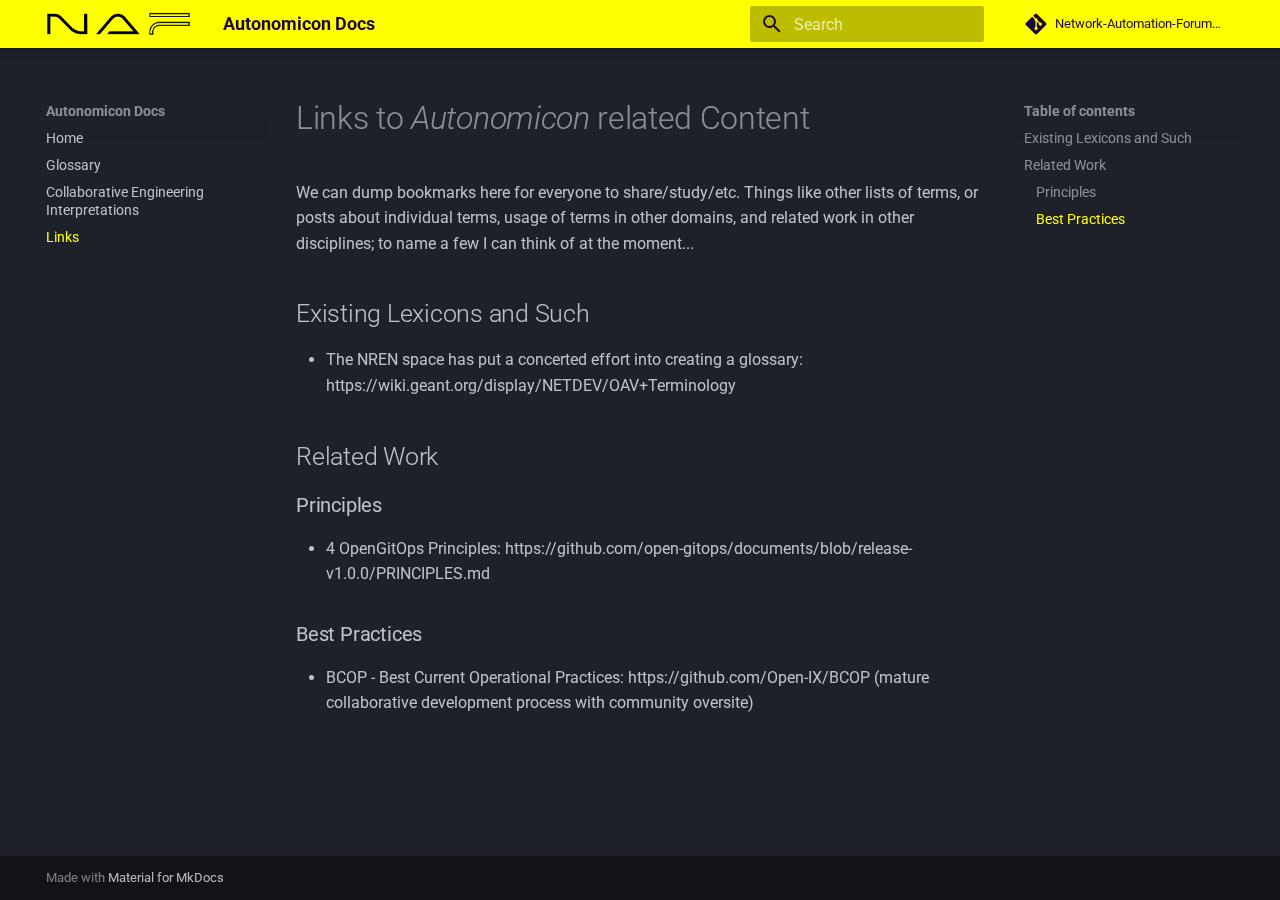
<file: links/index.html>
<!doctype html>
<html lang="en" class="no-js">
  <head>
    
      <meta charset="utf-8">
      <meta name="viewport" content="width=device-width,initial-scale=1">
      
        <meta name="description" content="We're building out a lexicon / glossary for "standard" and/or common network automation terms and concepts...">
      
      
      
      
        <link rel="prev" href="../interpretations/">
      
      
      
      <link rel="icon" href="../img/favicon.png">
      <meta name="generator" content="mkdocs-1.5.3, mkdocs-material-9.5.13">
    
    
      
        <title>Links - Autonomicon Docs</title>
      
    
    
      <link rel="stylesheet" href="../assets/stylesheets/main.7e359304.min.css">
      
        
        <link rel="stylesheet" href="../assets/stylesheets/palette.06af60db.min.css">
      
      


    
    
      
    
    
      
        
        
        <link rel="preconnect" href="https://fonts.gstatic.com" crossorigin>
        <link rel="stylesheet" href="https://fonts.googleapis.com/css?family=Roboto:300,300i,400,400i,700,700i%7CRoboto+Mono:400,400i,700,700i&display=fallback">
        <style>:root{--md-text-font:"Roboto";--md-code-font:"Roboto Mono"}</style>
      
    
    
      <link rel="stylesheet" href="../stylesheets/extra.css">
    
    <script>__md_scope=new URL("..",location),__md_hash=e=>[...e].reduce((e,_)=>(e<<5)-e+_.charCodeAt(0),0),__md_get=(e,_=localStorage,t=__md_scope)=>JSON.parse(_.getItem(t.pathname+"."+e)),__md_set=(e,_,t=localStorage,a=__md_scope)=>{try{t.setItem(a.pathname+"."+e,JSON.stringify(_))}catch(e){}}</script>
    
      

    
    
    
  </head>
  
  
    
    
      
    
    
    
    
    <body dir="ltr" data-md-color-scheme="slate" data-md-color-primary="custom" data-md-color-accent="custom">
  
    
    <input class="md-toggle" data-md-toggle="drawer" type="checkbox" id="__drawer" autocomplete="off">
    <input class="md-toggle" data-md-toggle="search" type="checkbox" id="__search" autocomplete="off">
    <label class="md-overlay" for="__drawer"></label>
    <div data-md-component="skip">
      
        
        <a href="#links-to-autonomicon-related-content" class="md-skip">
          Skip to content
        </a>
      
    </div>
    <div data-md-component="announce">
      
    </div>
    
    
      

  

<header class="md-header md-header--shadow" data-md-component="header">
  <nav class="md-header__inner md-grid" aria-label="Header">
    <a href="https://networkautomation.forum/" title="Autonomicon Docs" class="md-header__button md-logo" aria-label="Autonomicon Docs" data-md-component="logo">
      
  <img src="../img/NAF.png" alt="logo">

    </a>
    <label class="md-header__button md-icon" for="__drawer">
      
      <svg xmlns="http://www.w3.org/2000/svg" viewBox="0 0 24 24"><path d="M3 6h18v2H3V6m0 5h18v2H3v-2m0 5h18v2H3v-2Z"/></svg>
    </label>
    <div class="md-header__title" data-md-component="header-title">
      <div class="md-header__ellipsis">
        <div class="md-header__topic">
          <span class="md-ellipsis">
            Autonomicon Docs
          </span>
        </div>
        <div class="md-header__topic" data-md-component="header-topic">
          <span class="md-ellipsis">
            
              Links
            
          </span>
        </div>
      </div>
    </div>
    
      
        <form class="md-header__option" data-md-component="palette">
  
    
    
    
    <input class="md-option" data-md-color-media="" data-md-color-scheme="slate" data-md-color-primary="custom" data-md-color-accent="custom"  aria-hidden="true"  type="radio" name="__palette" id="__palette_0">
    
  
</form>
      
    
    
      <script>var media,input,key,value,palette=__md_get("__palette");if(palette&&palette.color){"(prefers-color-scheme)"===palette.color.media&&(media=matchMedia("(prefers-color-scheme: light)"),input=document.querySelector(media.matches?"[data-md-color-media='(prefers-color-scheme: light)']":"[data-md-color-media='(prefers-color-scheme: dark)']"),palette.color.media=input.getAttribute("data-md-color-media"),palette.color.scheme=input.getAttribute("data-md-color-scheme"),palette.color.primary=input.getAttribute("data-md-color-primary"),palette.color.accent=input.getAttribute("data-md-color-accent"));for([key,value]of Object.entries(palette.color))document.body.setAttribute("data-md-color-"+key,value)}</script>
    
    
    
      <label class="md-header__button md-icon" for="__search">
        
        <svg xmlns="http://www.w3.org/2000/svg" viewBox="0 0 24 24"><path d="M9.5 3A6.5 6.5 0 0 1 16 9.5c0 1.61-.59 3.09-1.56 4.23l.27.27h.79l5 5-1.5 1.5-5-5v-.79l-.27-.27A6.516 6.516 0 0 1 9.5 16 6.5 6.5 0 0 1 3 9.5 6.5 6.5 0 0 1 9.5 3m0 2C7 5 5 7 5 9.5S7 14 9.5 14 14 12 14 9.5 12 5 9.5 5Z"/></svg>
      </label>
      <div class="md-search" data-md-component="search" role="dialog">
  <label class="md-search__overlay" for="__search"></label>
  <div class="md-search__inner" role="search">
    <form class="md-search__form" name="search">
      <input type="text" class="md-search__input" name="query" aria-label="Search" placeholder="Search" autocapitalize="off" autocorrect="off" autocomplete="off" spellcheck="false" data-md-component="search-query" required>
      <label class="md-search__icon md-icon" for="__search">
        
        <svg xmlns="http://www.w3.org/2000/svg" viewBox="0 0 24 24"><path d="M9.5 3A6.5 6.5 0 0 1 16 9.5c0 1.61-.59 3.09-1.56 4.23l.27.27h.79l5 5-1.5 1.5-5-5v-.79l-.27-.27A6.516 6.516 0 0 1 9.5 16 6.5 6.5 0 0 1 3 9.5 6.5 6.5 0 0 1 9.5 3m0 2C7 5 5 7 5 9.5S7 14 9.5 14 14 12 14 9.5 12 5 9.5 5Z"/></svg>
        
        <svg xmlns="http://www.w3.org/2000/svg" viewBox="0 0 24 24"><path d="M20 11v2H8l5.5 5.5-1.42 1.42L4.16 12l7.92-7.92L13.5 5.5 8 11h12Z"/></svg>
      </label>
      <nav class="md-search__options" aria-label="Search">
        
        <button type="reset" class="md-search__icon md-icon" title="Clear" aria-label="Clear" tabindex="-1">
          
          <svg xmlns="http://www.w3.org/2000/svg" viewBox="0 0 24 24"><path d="M19 6.41 17.59 5 12 10.59 6.41 5 5 6.41 10.59 12 5 17.59 6.41 19 12 13.41 17.59 19 19 17.59 13.41 12 19 6.41Z"/></svg>
        </button>
      </nav>
      
    </form>
    <div class="md-search__output">
      <div class="md-search__scrollwrap" data-md-scrollfix>
        <div class="md-search-result" data-md-component="search-result">
          <div class="md-search-result__meta">
            Initializing search
          </div>
          <ol class="md-search-result__list" role="presentation"></ol>
        </div>
      </div>
    </div>
  </div>
</div>
    
    
      <div class="md-header__source">
        <a href="https://github.com/Network-Automation-Forum/autonomicon" title="Go to repository" class="md-source" data-md-component="source">
  <div class="md-source__icon md-icon">
    
    <svg xmlns="http://www.w3.org/2000/svg" viewBox="0 0 448 512"><!--! Font Awesome Free 6.5.1 by @fontawesome - https://fontawesome.com License - https://fontawesome.com/license/free (Icons: CC BY 4.0, Fonts: SIL OFL 1.1, Code: MIT License) Copyright 2023 Fonticons, Inc.--><path d="M439.55 236.05 244 40.45a28.87 28.87 0 0 0-40.81 0l-40.66 40.63 51.52 51.52c27.06-9.14 52.68 16.77 43.39 43.68l49.66 49.66c34.23-11.8 61.18 31 35.47 56.69-26.49 26.49-70.21-2.87-56-37.34L240.22 199v121.85c25.3 12.54 22.26 41.85 9.08 55a34.34 34.34 0 0 1-48.55 0c-17.57-17.6-11.07-46.91 11.25-56v-123c-20.8-8.51-24.6-30.74-18.64-45L142.57 101 8.45 235.14a28.86 28.86 0 0 0 0 40.81l195.61 195.6a28.86 28.86 0 0 0 40.8 0l194.69-194.69a28.86 28.86 0 0 0 0-40.81z"/></svg>
  </div>
  <div class="md-source__repository">
    Network-Automation-Forum/autonomicon
  </div>
</a>
      </div>
    
  </nav>
  
</header>
    
    <div class="md-container" data-md-component="container">
      
      
        
          
        
      
      <main class="md-main" data-md-component="main">
        <div class="md-main__inner md-grid">
          
            
              
              <div class="md-sidebar md-sidebar--primary" data-md-component="sidebar" data-md-type="navigation" >
                <div class="md-sidebar__scrollwrap">
                  <div class="md-sidebar__inner">
                    



<nav class="md-nav md-nav--primary" aria-label="Navigation" data-md-level="0">
  <label class="md-nav__title" for="__drawer">
    <a href="https://networkautomation.forum/" title="Autonomicon Docs" class="md-nav__button md-logo" aria-label="Autonomicon Docs" data-md-component="logo">
      
  <img src="../img/NAF.png" alt="logo">

    </a>
    Autonomicon Docs
  </label>
  
    <div class="md-nav__source">
      <a href="https://github.com/Network-Automation-Forum/autonomicon" title="Go to repository" class="md-source" data-md-component="source">
  <div class="md-source__icon md-icon">
    
    <svg xmlns="http://www.w3.org/2000/svg" viewBox="0 0 448 512"><!--! Font Awesome Free 6.5.1 by @fontawesome - https://fontawesome.com License - https://fontawesome.com/license/free (Icons: CC BY 4.0, Fonts: SIL OFL 1.1, Code: MIT License) Copyright 2023 Fonticons, Inc.--><path d="M439.55 236.05 244 40.45a28.87 28.87 0 0 0-40.81 0l-40.66 40.63 51.52 51.52c27.06-9.14 52.68 16.77 43.39 43.68l49.66 49.66c34.23-11.8 61.18 31 35.47 56.69-26.49 26.49-70.21-2.87-56-37.34L240.22 199v121.85c25.3 12.54 22.26 41.85 9.08 55a34.34 34.34 0 0 1-48.55 0c-17.57-17.6-11.07-46.91 11.25-56v-123c-20.8-8.51-24.6-30.74-18.64-45L142.57 101 8.45 235.14a28.86 28.86 0 0 0 0 40.81l195.61 195.6a28.86 28.86 0 0 0 40.8 0l194.69-194.69a28.86 28.86 0 0 0 0-40.81z"/></svg>
  </div>
  <div class="md-source__repository">
    Network-Automation-Forum/autonomicon
  </div>
</a>
    </div>
  
  <ul class="md-nav__list" data-md-scrollfix>
    
      
      
  
  
  
  
    <li class="md-nav__item">
      <a href=".." class="md-nav__link">
        
  
  <span class="md-ellipsis">
    Home
  </span>
  

      </a>
    </li>
  

    
      
      
  
  
  
  
    <li class="md-nav__item">
      <a href="../glossary/" class="md-nav__link">
        
  
  <span class="md-ellipsis">
    Glossary
  </span>
  

      </a>
    </li>
  

    
      
      
  
  
  
  
    <li class="md-nav__item">
      <a href="../interpretations/" class="md-nav__link">
        
  
  <span class="md-ellipsis">
    Collaborative Engineering Interpretations
  </span>
  

      </a>
    </li>
  

    
      
      
  
  
    
  
  
  
    <li class="md-nav__item md-nav__item--active">
      
      <input class="md-nav__toggle md-toggle" type="checkbox" id="__toc">
      
      
        
      
      
        <label class="md-nav__link md-nav__link--active" for="__toc">
          
  
  <span class="md-ellipsis">
    Links
  </span>
  

          <span class="md-nav__icon md-icon"></span>
        </label>
      
      <a href="./" class="md-nav__link md-nav__link--active">
        
  
  <span class="md-ellipsis">
    Links
  </span>
  

      </a>
      
        

<nav class="md-nav md-nav--secondary" aria-label="Table of contents">
  
  
  
    
  
  
    <label class="md-nav__title" for="__toc">
      <span class="md-nav__icon md-icon"></span>
      Table of contents
    </label>
    <ul class="md-nav__list" data-md-component="toc" data-md-scrollfix>
      
        <li class="md-nav__item">
  <a href="#existing-lexicons-and-such" class="md-nav__link">
    <span class="md-ellipsis">
      Existing Lexicons and Such
    </span>
  </a>
  
</li>
      
        <li class="md-nav__item">
  <a href="#related-work" class="md-nav__link">
    <span class="md-ellipsis">
      Related Work
    </span>
  </a>
  
    <nav class="md-nav" aria-label="Related Work">
      <ul class="md-nav__list">
        
          <li class="md-nav__item">
  <a href="#principles" class="md-nav__link">
    <span class="md-ellipsis">
      Principles
    </span>
  </a>
  
</li>
        
          <li class="md-nav__item">
  <a href="#best-practices" class="md-nav__link">
    <span class="md-ellipsis">
      Best Practices
    </span>
  </a>
  
</li>
        
      </ul>
    </nav>
  
</li>
      
    </ul>
  
</nav>
      
    </li>
  

    
  </ul>
</nav>
                  </div>
                </div>
              </div>
            
            
              
              <div class="md-sidebar md-sidebar--secondary" data-md-component="sidebar" data-md-type="toc" >
                <div class="md-sidebar__scrollwrap">
                  <div class="md-sidebar__inner">
                    

<nav class="md-nav md-nav--secondary" aria-label="Table of contents">
  
  
  
    
  
  
    <label class="md-nav__title" for="__toc">
      <span class="md-nav__icon md-icon"></span>
      Table of contents
    </label>
    <ul class="md-nav__list" data-md-component="toc" data-md-scrollfix>
      
        <li class="md-nav__item">
  <a href="#existing-lexicons-and-such" class="md-nav__link">
    <span class="md-ellipsis">
      Existing Lexicons and Such
    </span>
  </a>
  
</li>
      
        <li class="md-nav__item">
  <a href="#related-work" class="md-nav__link">
    <span class="md-ellipsis">
      Related Work
    </span>
  </a>
  
    <nav class="md-nav" aria-label="Related Work">
      <ul class="md-nav__list">
        
          <li class="md-nav__item">
  <a href="#principles" class="md-nav__link">
    <span class="md-ellipsis">
      Principles
    </span>
  </a>
  
</li>
        
          <li class="md-nav__item">
  <a href="#best-practices" class="md-nav__link">
    <span class="md-ellipsis">
      Best Practices
    </span>
  </a>
  
</li>
        
      </ul>
    </nav>
  
</li>
      
    </ul>
  
</nav>
                  </div>
                </div>
              </div>
            
          
          
            <div class="md-content" data-md-component="content">
              <article class="md-content__inner md-typeset">
                
                  

  
  


<h1 id="links-to-autonomicon-related-content">Links to <em>Autonomicon</em> related Content</h1>
<p>We can dump bookmarks here for everyone to share/study/etc. Things like other lists of terms, or posts about individual terms, usage of terms in other domains, and related work in other disciplines; to name a few I can think of at the moment...</p>
<h2 id="existing-lexicons-and-such">Existing Lexicons and Such</h2>
<ul>
<li>The NREN space has put a concerted effort into creating a glossary: https://wiki.geant.org/display/NETDEV/OAV+Terminology</li>
</ul>
<h2 id="related-work">Related Work</h2>
<h3 id="principles">Principles</h3>
<ul>
<li>4 OpenGitOps Principles: https://github.com/open-gitops/documents/blob/release-v1.0.0/PRINCIPLES.md</li>
</ul>
<h3 id="best-practices">Best Practices</h3>
<ul>
<li>BCOP - Best Current Operational Practices: https://github.com/Open-IX/BCOP (mature collaborative development process with community oversite)</li>
</ul>












                
              </article>
            </div>
          
          
<script>var target=document.getElementById(location.hash.slice(1));target&&target.name&&(target.checked=target.name.startsWith("__tabbed_"))</script>
        </div>
        
      </main>
      
        <footer class="md-footer">
  
  <div class="md-footer-meta md-typeset">
    <div class="md-footer-meta__inner md-grid">
      <div class="md-copyright">
  
  
    Made with
    <a href="https://squidfunk.github.io/mkdocs-material/" target="_blank" rel="noopener">
      Material for MkDocs
    </a>
  
</div>
      
    </div>
  </div>
</footer>
      
    </div>
    <div class="md-dialog" data-md-component="dialog">
      <div class="md-dialog__inner md-typeset"></div>
    </div>
    
    
    <script id="__config" type="application/json">{"base": "..", "features": ["navigation.tracking"], "search": "../assets/javascripts/workers/search.b8dbb3d2.min.js", "translations": {"clipboard.copied": "Copied to clipboard", "clipboard.copy": "Copy to clipboard", "search.result.more.one": "1 more on this page", "search.result.more.other": "# more on this page", "search.result.none": "No matching documents", "search.result.one": "1 matching document", "search.result.other": "# matching documents", "search.result.placeholder": "Type to start searching", "search.result.term.missing": "Missing", "select.version": "Select version"}}</script>
    
    
      <script src="../assets/javascripts/bundle.c8d2eff1.min.js"></script>
      
    
  </body>
</html>
</file>
<file: stylesheets/extra.css>
:root {
    --md-primary-fg-color:        #ffff00;
    --md-primary-fg-color--dark:  #ffff00bb;
    --md-primary-bg-color:        #1d0935;
  
    --md-accent-fg-color:         hsl(0deg, 0%, 86.27%);

  }
</file>
<file: assets/stylesheets/main.7e359304.min.css>
@charset "UTF-8";html{-webkit-text-size-adjust:none;-moz-text-size-adjust:none;text-size-adjust:none;box-sizing:border-box}*,:after,:before{box-sizing:inherit}@media (prefers-reduced-motion){*,:after,:before{transition:none!important}}body{margin:0}a,button,input,label{-webkit-tap-highlight-color:transparent}a{color:inherit;text-decoration:none}hr{border:0;box-sizing:initial;display:block;height:.05rem;overflow:visible;padding:0}small{font-size:80%}sub,sup{line-height:1em}img{border-style:none}table{border-collapse:initial;border-spacing:0}td,th{font-weight:400;vertical-align:top}button{background:#0000;border:0;font-family:inherit;font-size:inherit;margin:0;padding:0}input{border:0;outline:none}:root{--md-primary-fg-color:#4051b5;--md-primary-fg-color--light:#5d6cc0;--md-primary-fg-color--dark:#303fa1;--md-primary-bg-color:#fff;--md-primary-bg-color--light:#ffffffb3;--md-accent-fg-color:#526cfe;--md-accent-fg-color--transparent:#526cfe1a;--md-accent-bg-color:#fff;--md-accent-bg-color--light:#ffffffb3}[data-md-color-scheme=default]{color-scheme:light}[data-md-color-scheme=default] img[src$="#gh-dark-mode-only"],[data-md-color-scheme=default] img[src$="#only-dark"]{display:none}:root,[data-md-color-scheme=default]{--md-hue:225deg;--md-default-fg-color:#000000de;--md-default-fg-color--light:#0000008a;--md-default-fg-color--lighter:#00000052;--md-default-fg-color--lightest:#00000012;--md-default-bg-color:#fff;--md-default-bg-color--light:#ffffffb3;--md-default-bg-color--lighter:#ffffff4d;--md-default-bg-color--lightest:#ffffff1f;--md-code-fg-color:#36464e;--md-code-bg-color:#f5f5f5;--md-code-hl-color:#4287ff;--md-code-hl-color--light:#4287ff1a;--md-code-hl-number-color:#d52a2a;--md-code-hl-special-color:#db1457;--md-code-hl-function-color:#a846b9;--md-code-hl-constant-color:#6e59d9;--md-code-hl-keyword-color:#3f6ec6;--md-code-hl-string-color:#1c7d4d;--md-code-hl-name-color:var(--md-code-fg-color);--md-code-hl-operator-color:var(--md-default-fg-color--light);--md-code-hl-punctuation-color:var(--md-default-fg-color--light);--md-code-hl-comment-color:var(--md-default-fg-color--light);--md-code-hl-generic-color:var(--md-default-fg-color--light);--md-code-hl-variable-color:var(--md-default-fg-color--light);--md-typeset-color:var(--md-default-fg-color);--md-typeset-a-color:var(--md-primary-fg-color);--md-typeset-del-color:#f5503d26;--md-typeset-ins-color:#0bd57026;--md-typeset-kbd-color:#fafafa;--md-typeset-kbd-accent-color:#fff;--md-typeset-kbd-border-color:#b8b8b8;--md-typeset-mark-color:#ffff0080;--md-typeset-table-color:#0000001f;--md-typeset-table-color--light:rgba(0,0,0,.035);--md-admonition-fg-color:var(--md-default-fg-color);--md-admonition-bg-color:var(--md-default-bg-color);--md-warning-fg-color:#000000de;--md-warning-bg-color:#ff9;--md-footer-fg-color:#fff;--md-footer-fg-color--light:#ffffffb3;--md-footer-fg-color--lighter:#ffffff73;--md-footer-bg-color:#000000de;--md-footer-bg-color--dark:#00000052;--md-shadow-z1:0 0.2rem 0.5rem #0000000d,0 0 0.05rem #0000001a;--md-shadow-z2:0 0.2rem 0.5rem #0000001a,0 0 0.05rem #00000040;--md-shadow-z3:0 0.2rem 0.5rem #0003,0 0 0.05rem #00000059}.md-icon svg{fill:currentcolor;display:block;height:1.2rem;width:1.2rem}body{-webkit-font-smoothing:antialiased;-moz-osx-font-smoothing:grayscale;--md-text-font-family:var(--md-text-font,_),-apple-system,BlinkMacSystemFont,Helvetica,Arial,sans-serif;--md-code-font-family:var(--md-code-font,_),SFMono-Regular,Consolas,Menlo,monospace}aside,body,input{font-feature-settings:"kern","liga";color:var(--md-typeset-color);font-family:var(--md-text-font-family)}code,kbd,pre{font-feature-settings:"kern";font-family:var(--md-code-font-family)}:root{--md-typeset-table-sort-icon:url('data:image/svg+xml;charset=utf-8,<svg xmlns="http://www.w3.org/2000/svg" viewBox="0 0 24 24"><path d="m18 21-4-4h3V7h-3l4-4 4 4h-3v10h3M2 19v-2h10v2M2 13v-2h7v2M2 7V5h4v2H2Z"/></svg>');--md-typeset-table-sort-icon--asc:url('data:image/svg+xml;charset=utf-8,<svg xmlns="http://www.w3.org/2000/svg" viewBox="0 0 24 24"><path d="M19 17h3l-4 4-4-4h3V3h2M2 17h10v2H2M6 5v2H2V5m0 6h7v2H2v-2Z"/></svg>');--md-typeset-table-sort-icon--desc:url('data:image/svg+xml;charset=utf-8,<svg xmlns="http://www.w3.org/2000/svg" viewBox="0 0 24 24"><path d="M19 7h3l-4-4-4 4h3v14h2M2 17h10v2H2M6 5v2H2V5m0 6h7v2H2v-2Z"/></svg>')}.md-typeset{-webkit-print-color-adjust:exact;color-adjust:exact;font-size:.8rem;line-height:1.6}@media print{.md-typeset{font-size:.68rem}}.md-typeset blockquote,.md-typeset dl,.md-typeset figure,.md-typeset ol,.md-typeset pre,.md-typeset ul{margin-bottom:1em;margin-top:1em}.md-typeset h1{color:var(--md-default-fg-color--light);font-size:2em;line-height:1.3;margin:0 0 1.25em}.md-typeset h1,.md-typeset h2{font-weight:300;letter-spacing:-.01em}.md-typeset h2{font-size:1.5625em;line-height:1.4;margin:1.6em 0 .64em}.md-typeset h3{font-size:1.25em;font-weight:400;letter-spacing:-.01em;line-height:1.5;margin:1.6em 0 .8em}.md-typeset h2+h3{margin-top:.8em}.md-typeset h4{font-weight:700;letter-spacing:-.01em;margin:1em 0}.md-typeset h5,.md-typeset h6{color:var(--md-default-fg-color--light);font-size:.8em;font-weight:700;letter-spacing:-.01em;margin:1.25em 0}.md-typeset h5{text-transform:uppercase}.md-typeset hr{border-bottom:.05rem solid var(--md-default-fg-color--lightest);display:flow-root;margin:1.5em 0}.md-typeset a{color:var(--md-typeset-a-color);word-break:break-word}.md-typeset a,.md-typeset a:before{transition:color 125ms}.md-typeset a:focus,.md-typeset a:hover{color:var(--md-accent-fg-color)}.md-typeset a:focus code,.md-typeset a:hover code{background-color:var(--md-accent-fg-color--transparent)}.md-typeset a code{color:currentcolor;transition:background-color 125ms}.md-typeset a.focus-visible{outline-color:var(--md-accent-fg-color);outline-offset:.2rem}.md-typeset code,.md-typeset kbd,.md-typeset pre{color:var(--md-code-fg-color);direction:ltr;font-variant-ligatures:none}@media print{.md-typeset code,.md-typeset kbd,.md-typeset pre{white-space:pre-wrap}}.md-typeset code{background-color:var(--md-code-bg-color);border-radius:.1rem;-webkit-box-decoration-break:clone;box-decoration-break:clone;font-size:.85em;padding:0 .2941176471em;word-break:break-word}.md-typeset code:not(.focus-visible){-webkit-tap-highlight-color:transparent;outline:none}.md-typeset pre{display:flow-root;line-height:1.4;position:relative}.md-typeset pre>code{-webkit-box-decoration-break:slice;box-decoration-break:slice;box-shadow:none;display:block;margin:0;outline-color:var(--md-accent-fg-color);overflow:auto;padding:.7720588235em 1.1764705882em;scrollbar-color:var(--md-default-fg-color--lighter) #0000;scrollbar-width:thin;touch-action:auto;word-break:normal}.md-typeset pre>code:hover{scrollbar-color:var(--md-accent-fg-color) #0000}.md-typeset pre>code::-webkit-scrollbar{height:.2rem;width:.2rem}.md-typeset pre>code::-webkit-scrollbar-thumb{background-color:var(--md-default-fg-color--lighter)}.md-typeset pre>code::-webkit-scrollbar-thumb:hover{background-color:var(--md-accent-fg-color)}.md-typeset kbd{background-color:var(--md-typeset-kbd-color);border-radius:.1rem;box-shadow:0 .1rem 0 .05rem var(--md-typeset-kbd-border-color),0 .1rem 0 var(--md-typeset-kbd-border-color),0 -.1rem .2rem var(--md-typeset-kbd-accent-color) inset;color:var(--md-default-fg-color);display:inline-block;font-size:.75em;padding:0 .6666666667em;vertical-align:text-top;word-break:break-word}.md-typeset mark{background-color:var(--md-typeset-mark-color);-webkit-box-decoration-break:clone;box-decoration-break:clone;color:inherit;word-break:break-word}.md-typeset abbr{border-bottom:.05rem dotted var(--md-default-fg-color--light);cursor:help;text-decoration:none}.md-typeset small{opacity:.75}[dir=ltr] .md-typeset sub,[dir=ltr] .md-typeset sup{margin-left:.078125em}[dir=rtl] .md-typeset sub,[dir=rtl] .md-typeset sup{margin-right:.078125em}[dir=ltr] .md-typeset blockquote{padding-left:.6rem}[dir=rtl] .md-typeset blockquote{padding-right:.6rem}[dir=ltr] .md-typeset blockquote{border-left:.2rem solid var(--md-default-fg-color--lighter)}[dir=rtl] .md-typeset blockquote{border-right:.2rem solid var(--md-default-fg-color--lighter)}.md-typeset blockquote{color:var(--md-default-fg-color--light);margin-left:0;margin-right:0}.md-typeset ul{list-style-type:disc}[dir=ltr] .md-typeset ol,[dir=ltr] .md-typeset ul{margin-left:.625em}[dir=rtl] .md-typeset ol,[dir=rtl] .md-typeset ul{margin-right:.625em}.md-typeset ol,.md-typeset ul{padding:0}.md-typeset ol:not([hidden]),.md-typeset ul:not([hidden]){display:flow-root}.md-typeset ol ol,.md-typeset ul ol{list-style-type:lower-alpha}.md-typeset ol ol ol,.md-typeset ul ol ol{list-style-type:lower-roman}[dir=ltr] .md-typeset ol li,[dir=ltr] .md-typeset ul li{margin-left:1.25em}[dir=rtl] .md-typeset ol li,[dir=rtl] .md-typeset ul li{margin-right:1.25em}.md-typeset ol li,.md-typeset ul li{margin-bottom:.5em}.md-typeset ol li blockquote,.md-typeset ol li p,.md-typeset ul li blockquote,.md-typeset ul li p{margin:.5em 0}.md-typeset ol li:last-child,.md-typeset ul li:last-child{margin-bottom:0}[dir=ltr] .md-typeset ol li ol,[dir=ltr] .md-typeset ol li ul,[dir=ltr] .md-typeset ul li ol,[dir=ltr] .md-typeset ul li ul{margin-left:.625em}[dir=rtl] .md-typeset ol li ol,[dir=rtl] .md-typeset ol li ul,[dir=rtl] .md-typeset ul li ol,[dir=rtl] .md-typeset ul li ul{margin-right:.625em}.md-typeset ol li ol,.md-typeset ol li ul,.md-typeset ul li ol,.md-typeset ul li ul{margin-bottom:.5em;margin-top:.5em}[dir=ltr] .md-typeset dd{margin-left:1.875em}[dir=rtl] .md-typeset dd{margin-right:1.875em}.md-typeset dd{margin-bottom:1.5em;margin-top:1em}.md-typeset img,.md-typeset svg,.md-typeset video{height:auto;max-width:100%}.md-typeset img[align=left]{margin:1em 1em 1em 0}.md-typeset img[align=right]{margin:1em 0 1em 1em}.md-typeset img[align]:only-child{margin-top:0}.md-typeset figure{display:flow-root;margin:1em auto;max-width:100%;text-align:center;width:-webkit-fit-content;width:-moz-fit-content;width:fit-content}.md-typeset figure img{display:block;margin:0 auto}.md-typeset figcaption{font-style:italic;margin:1em auto;max-width:24rem}.md-typeset iframe{max-width:100%}.md-typeset table:not([class]){background-color:var(--md-default-bg-color);border:.05rem solid var(--md-typeset-table-color);border-radius:.1rem;display:inline-block;font-size:.64rem;max-width:100%;overflow:auto;touch-action:auto}@media print{.md-typeset table:not([class]){display:table}}.md-typeset table:not([class])+*{margin-top:1.5em}.md-typeset table:not([class]) td>:first-child,.md-typeset table:not([class]) th>:first-child{margin-top:0}.md-typeset table:not([class]) td>:last-child,.md-typeset table:not([class]) th>:last-child{margin-bottom:0}.md-typeset table:not([class]) td:not([align]),.md-typeset table:not([class]) th:not([align]){text-align:left}[dir=rtl] .md-typeset table:not([class]) td:not([align]),[dir=rtl] .md-typeset table:not([class]) th:not([align]){text-align:right}.md-typeset table:not([class]) th{font-weight:700;min-width:5rem;padding:.9375em 1.25em;vertical-align:top}.md-typeset table:not([class]) td{border-top:.05rem solid var(--md-typeset-table-color);padding:.9375em 1.25em;vertical-align:top}.md-typeset table:not([class]) tbody tr{transition:background-color 125ms}.md-typeset table:not([class]) tbody tr:hover{background-color:var(--md-typeset-table-color--light);box-shadow:0 .05rem 0 var(--md-default-bg-color) inset}.md-typeset table:not([class]) a{word-break:normal}.md-typeset table th[role=columnheader]{cursor:pointer}[dir=ltr] .md-typeset table th[role=columnheader]:after{margin-left:.5em}[dir=rtl] .md-typeset table th[role=columnheader]:after{margin-right:.5em}.md-typeset table th[role=columnheader]:after{content:"";display:inline-block;height:1.2em;-webkit-mask-image:var(--md-typeset-table-sort-icon);mask-image:var(--md-typeset-table-sort-icon);-webkit-mask-repeat:no-repeat;mask-repeat:no-repeat;-webkit-mask-size:contain;mask-size:contain;transition:background-color 125ms;vertical-align:text-bottom;width:1.2em}.md-typeset table th[role=columnheader]:hover:after{background-color:var(--md-default-fg-color--lighter)}.md-typeset table th[role=columnheader][aria-sort=ascending]:after{background-color:var(--md-default-fg-color--light);-webkit-mask-image:var(--md-typeset-table-sort-icon--asc);mask-image:var(--md-typeset-table-sort-icon--asc)}.md-typeset table th[role=columnheader][aria-sort=descending]:after{background-color:var(--md-default-fg-color--light);-webkit-mask-image:var(--md-typeset-table-sort-icon--desc);mask-image:var(--md-typeset-table-sort-icon--desc)}.md-typeset__scrollwrap{margin:1em -.8rem;overflow-x:auto;touch-action:auto}.md-typeset__table{display:inline-block;margin-bottom:.5em;padding:0 .8rem}@media print{.md-typeset__table{display:block}}html .md-typeset__table table{display:table;margin:0;overflow:hidden;width:100%}@media screen and (max-width:44.984375em){.md-content__inner>pre{margin:1em -.8rem}.md-content__inner>pre code{border-radius:0}}.md-typeset .md-author{border-radius:100%;display:block;flex-shrink:0;height:1.6rem;overflow:hidden;position:relative;transition:color 125ms,transform 125ms;width:1.6rem}.md-typeset .md-author img{display:block}.md-typeset .md-author--more{background:var(--md-default-fg-color--lightest);color:var(--md-default-fg-color--lighter);font-size:.6rem;font-weight:700;line-height:1.6rem;text-align:center}.md-typeset .md-author--long{height:2.4rem;width:2.4rem}.md-typeset a.md-author{transform:scale(1)}.md-typeset a.md-author img{filter:grayscale(100%) opacity(75%);transition:filter 125ms}.md-typeset a.md-author:focus,.md-typeset a.md-author:hover{transform:scale(1.1);z-index:1}.md-typeset a.md-author:focus img,.md-typeset a.md-author:hover img{filter:grayscale(0)}.md-banner{background-color:var(--md-footer-bg-color);color:var(--md-footer-fg-color);overflow:auto}@media print{.md-banner{display:none}}.md-banner--warning{background-color:var(--md-warning-bg-color);color:var(--md-warning-fg-color)}.md-banner__inner{font-size:.7rem;margin:.6rem auto;padding:0 .8rem}[dir=ltr] .md-banner__button{float:right}[dir=rtl] .md-banner__button{float:left}.md-banner__button{color:inherit;cursor:pointer;transition:opacity .25s}.no-js .md-banner__button{display:none}.md-banner__button:hover{opacity:.7}html{font-size:125%;height:100%;overflow-x:hidden}@media screen and (min-width:100em){html{font-size:137.5%}}@media screen and (min-width:125em){html{font-size:150%}}body{background-color:var(--md-default-bg-color);display:flex;flex-direction:column;font-size:.5rem;min-height:100%;position:relative;width:100%}@media print{body{display:block}}@media screen and (max-width:59.984375em){body[data-md-scrolllock]{position:fixed}}.md-grid{margin-left:auto;margin-right:auto;max-width:61rem}.md-container{display:flex;flex-direction:column;flex-grow:1}@media print{.md-container{display:block}}.md-main{flex-grow:1}.md-main__inner{display:flex;height:100%;margin-top:1.5rem}.md-ellipsis{overflow:hidden;text-overflow:ellipsis}.md-toggle{display:none}.md-option{height:0;opacity:0;position:absolute;width:0}.md-option:checked+label:not([hidden]){display:block}.md-option.focus-visible+label{outline-color:var(--md-accent-fg-color);outline-style:auto}.md-skip{background-color:var(--md-default-fg-color);border-radius:.1rem;color:var(--md-default-bg-color);font-size:.64rem;margin:.5rem;opacity:0;outline-color:var(--md-accent-fg-color);padding:.3rem .5rem;position:fixed;transform:translateY(.4rem);z-index:-1}.md-skip:focus{opacity:1;transform:translateY(0);transition:transform .25s cubic-bezier(.4,0,.2,1),opacity 175ms 75ms;z-index:10}@page{margin:25mm}:root{--md-clipboard-icon:url('data:image/svg+xml;charset=utf-8,<svg xmlns="http://www.w3.org/2000/svg" viewBox="0 0 24 24"><path d="M19 21H8V7h11m0-2H8a2 2 0 0 0-2 2v14a2 2 0 0 0 2 2h11a2 2 0 0 0 2-2V7a2 2 0 0 0-2-2m-3-4H4a2 2 0 0 0-2 2v14h2V3h12V1Z"/></svg>')}.md-clipboard{border-radius:.1rem;color:var(--md-default-fg-color--lightest);cursor:pointer;height:1.5em;outline-color:var(--md-accent-fg-color);outline-offset:.1rem;position:absolute;right:.5em;top:.5em;transition:color .25s;width:1.5em;z-index:1}@media print{.md-clipboard{display:none}}.md-clipboard:not(.focus-visible){-webkit-tap-highlight-color:transparent;outline:none}:hover>.md-clipboard{color:var(--md-default-fg-color--light)}.md-clipboard:focus,.md-clipboard:hover{color:var(--md-accent-fg-color)}.md-clipboard:after{background-color:currentcolor;content:"";display:block;height:1.125em;margin:0 auto;-webkit-mask-image:var(--md-clipboard-icon);mask-image:var(--md-clipboard-icon);-webkit-mask-position:center;mask-position:center;-webkit-mask-repeat:no-repeat;mask-repeat:no-repeat;-webkit-mask-size:contain;mask-size:contain;width:1.125em}.md-clipboard--inline{cursor:pointer}.md-clipboard--inline code{transition:color .25s,background-color .25s}.md-clipboard--inline:focus code,.md-clipboard--inline:hover code{background-color:var(--md-accent-fg-color--transparent);color:var(--md-accent-fg-color)}@keyframes consent{0%{opacity:0;transform:translateY(100%)}to{opacity:1;transform:translateY(0)}}@keyframes overlay{0%{opacity:0}to{opacity:1}}.md-consent__overlay{animation:overlay .25s both;-webkit-backdrop-filter:blur(.1rem);backdrop-filter:blur(.1rem);background-color:#0000008a;height:100%;opacity:1;position:fixed;top:0;width:100%;z-index:5}.md-consent__inner{animation:consent .5s cubic-bezier(.1,.7,.1,1) both;background-color:var(--md-default-bg-color);border:0;border-radius:.1rem;bottom:0;box-shadow:0 0 .2rem #0000001a,0 .2rem .4rem #0003;max-height:100%;overflow:auto;padding:0;position:fixed;width:100%;z-index:5}.md-consent__form{padding:.8rem}.md-consent__settings{display:none;margin:1em 0}input:checked+.md-consent__settings{display:block}.md-consent__controls{margin-bottom:.8rem}.md-typeset .md-consent__controls .md-button{display:inline}@media screen and (max-width:44.984375em){.md-typeset .md-consent__controls .md-button{display:block;margin-top:.4rem;text-align:center;width:100%}}.md-consent label{cursor:pointer}.md-content{flex-grow:1;min-width:0}.md-content__inner{margin:0 .8rem 1.2rem;padding-top:.6rem}@media screen and (min-width:76.25em){[dir=ltr] .md-sidebar--primary:not([hidden])~.md-content>.md-content__inner{margin-left:1.2rem}[dir=ltr] .md-sidebar--secondary:not([hidden])~.md-content>.md-content__inner,[dir=rtl] .md-sidebar--primary:not([hidden])~.md-content>.md-content__inner{margin-right:1.2rem}[dir=rtl] .md-sidebar--secondary:not([hidden])~.md-content>.md-content__inner{margin-left:1.2rem}}.md-content__inner:before{content:"";display:block;height:.4rem}.md-content__inner>:last-child{margin-bottom:0}[dir=ltr] .md-content__button{float:right}[dir=rtl] .md-content__button{float:left}[dir=ltr] .md-content__button{margin-left:.4rem}[dir=rtl] .md-content__button{margin-right:.4rem}.md-content__button{margin:.4rem 0;padding:0}@media print{.md-content__button{display:none}}.md-typeset .md-content__button{color:var(--md-default-fg-color--lighter)}.md-content__button svg{display:inline;vertical-align:top}[dir=rtl] .md-content__button svg{transform:scaleX(-1)}[dir=ltr] .md-dialog{right:.8rem}[dir=rtl] .md-dialog{left:.8rem}.md-dialog{background-color:var(--md-default-fg-color);border-radius:.1rem;bottom:.8rem;box-shadow:var(--md-shadow-z3);min-width:11.1rem;opacity:0;padding:.4rem .6rem;pointer-events:none;position:fixed;transform:translateY(100%);transition:transform 0ms .4s,opacity .4s;z-index:4}@media print{.md-dialog{display:none}}.md-dialog--active{opacity:1;pointer-events:auto;transform:translateY(0);transition:transform .4s cubic-bezier(.075,.85,.175,1),opacity .4s}.md-dialog__inner{color:var(--md-default-bg-color);font-size:.7rem}.md-feedback{margin:2em 0 1em;text-align:center}.md-feedback fieldset{border:none;margin:0;padding:0}.md-feedback__title{font-weight:700;margin:1em auto}.md-feedback__inner{position:relative}.md-feedback__list{display:flex;flex-wrap:wrap;place-content:baseline center;position:relative}.md-feedback__list:hover .md-icon:not(:disabled){color:var(--md-default-fg-color--lighter)}:disabled .md-feedback__list{min-height:1.8rem}.md-feedback__icon{color:var(--md-default-fg-color--light);cursor:pointer;flex-shrink:0;margin:0 .1rem;transition:color 125ms}.md-feedback__icon:not(:disabled).md-icon:hover{color:var(--md-accent-fg-color)}.md-feedback__icon:disabled{color:var(--md-default-fg-color--lightest);pointer-events:none}.md-feedback__note{opacity:0;position:relative;transform:translateY(.4rem);transition:transform .4s cubic-bezier(.1,.7,.1,1),opacity .15s}.md-feedback__note>*{margin:0 auto;max-width:16rem}:disabled .md-feedback__note{opacity:1;transform:translateY(0)}.md-footer{background-color:var(--md-footer-bg-color);color:var(--md-footer-fg-color)}@media print{.md-footer{display:none}}.md-footer__inner{justify-content:space-between;overflow:auto;padding:.2rem}.md-footer__inner:not([hidden]){display:flex}.md-footer__link{align-items:end;display:flex;flex-grow:0.01;margin-bottom:.4rem;margin-top:1rem;max-width:100%;outline-color:var(--md-accent-fg-color);overflow:hidden;transition:opacity .25s}.md-footer__link:focus,.md-footer__link:hover{opacity:.7}[dir=rtl] .md-footer__link svg{transform:scaleX(-1)}@media screen and (max-width:44.984375em){.md-footer__link--prev{flex-shrink:0}.md-footer__link--prev .md-footer__title{display:none}}[dir=ltr] .md-footer__link--next{margin-left:auto}[dir=rtl] .md-footer__link--next{margin-right:auto}.md-footer__link--next{text-align:right}[dir=rtl] .md-footer__link--next{text-align:left}.md-footer__title{flex-grow:1;font-size:.9rem;margin-bottom:.7rem;max-width:calc(100% - 2.4rem);padding:0 1rem;white-space:nowrap}.md-footer__button{margin:.2rem;padding:.4rem}.md-footer__direction{font-size:.64rem;opacity:.7}.md-footer-meta{background-color:var(--md-footer-bg-color--dark)}.md-footer-meta__inner{display:flex;flex-wrap:wrap;justify-content:space-between;padding:.2rem}html .md-footer-meta.md-typeset a{color:var(--md-footer-fg-color--light)}html .md-footer-meta.md-typeset a:focus,html .md-footer-meta.md-typeset a:hover{color:var(--md-footer-fg-color)}.md-copyright{color:var(--md-footer-fg-color--lighter);font-size:.64rem;margin:auto .6rem;padding:.4rem 0;width:100%}@media screen and (min-width:45em){.md-copyright{width:auto}}.md-copyright__highlight{color:var(--md-footer-fg-color--light)}.md-social{display:inline-flex;gap:.2rem;margin:0 .4rem;padding:.2rem 0 .6rem}@media screen and (min-width:45em){.md-social{padding:.6rem 0}}.md-social__link{display:inline-block;height:1.6rem;text-align:center;width:1.6rem}.md-social__link:before{line-height:1.9}.md-social__link svg{fill:currentcolor;max-height:.8rem;vertical-align:-25%}.md-typeset .md-button{border:.1rem solid;border-radius:.1rem;color:var(--md-primary-fg-color);cursor:pointer;display:inline-block;font-weight:700;padding:.625em 2em;transition:color 125ms,background-color 125ms,border-color 125ms}.md-typeset .md-button--primary{background-color:var(--md-primary-fg-color);border-color:var(--md-primary-fg-color);color:var(--md-primary-bg-color)}.md-typeset .md-button:focus,.md-typeset .md-button:hover{background-color:var(--md-accent-fg-color);border-color:var(--md-accent-fg-color);color:var(--md-accent-bg-color)}[dir=ltr] .md-typeset .md-input{border-top-left-radius:.1rem}[dir=ltr] .md-typeset .md-input,[dir=rtl] .md-typeset .md-input{border-top-right-radius:.1rem}[dir=rtl] .md-typeset .md-input{border-top-left-radius:.1rem}.md-typeset .md-input{border-bottom:.1rem solid var(--md-default-fg-color--lighter);box-shadow:var(--md-shadow-z1);font-size:.8rem;height:1.8rem;padding:0 .6rem;transition:border .25s,box-shadow .25s}.md-typeset .md-input:focus,.md-typeset .md-input:hover{border-bottom-color:var(--md-accent-fg-color);box-shadow:var(--md-shadow-z2)}.md-typeset .md-input--stretch{width:100%}.md-header{background-color:var(--md-primary-fg-color);box-shadow:0 0 .2rem #0000,0 .2rem .4rem #0000;color:var(--md-primary-bg-color);display:block;left:0;position:sticky;right:0;top:0;z-index:4}@media print{.md-header{display:none}}.md-header[hidden]{transform:translateY(-100%);transition:transform .25s cubic-bezier(.8,0,.6,1),box-shadow .25s}.md-header--shadow{box-shadow:0 0 .2rem #0000001a,0 .2rem .4rem #0003;transition:transform .25s cubic-bezier(.1,.7,.1,1),box-shadow .25s}.md-header__inner{align-items:center;display:flex;padding:0 .2rem}.md-header__button{color:currentcolor;cursor:pointer;margin:.2rem;outline-color:var(--md-accent-fg-color);padding:.4rem;position:relative;transition:opacity .25s;vertical-align:middle;z-index:1}.md-header__button:hover{opacity:.7}.md-header__button:not([hidden]){display:inline-block}.md-header__button:not(.focus-visible){-webkit-tap-highlight-color:transparent;outline:none}.md-header__button.md-logo{margin:.2rem;padding:.4rem}@media screen and (max-width:76.234375em){.md-header__button.md-logo{display:none}}.md-header__button.md-logo img,.md-header__button.md-logo svg{fill:currentcolor;display:block;height:1.2rem;width:auto}@media screen and (min-width:60em){.md-header__button[for=__search]{display:none}}.no-js .md-header__button[for=__search]{display:none}[dir=rtl] .md-header__button[for=__search] svg{transform:scaleX(-1)}@media screen and (min-width:76.25em){.md-header__button[for=__drawer]{display:none}}.md-header__topic{display:flex;max-width:100%;position:absolute;transition:transform .4s cubic-bezier(.1,.7,.1,1),opacity .15s;white-space:nowrap}.md-header__topic+.md-header__topic{opacity:0;pointer-events:none;transform:translateX(1.25rem);transition:transform .4s cubic-bezier(1,.7,.1,.1),opacity .15s;z-index:-1}[dir=rtl] .md-header__topic+.md-header__topic{transform:translateX(-1.25rem)}.md-header__topic:first-child{font-weight:700}[dir=ltr] .md-header__title{margin-left:1rem;margin-right:.4rem}[dir=rtl] .md-header__title{margin-left:.4rem;margin-right:1rem}.md-header__title{flex-grow:1;font-size:.9rem;height:2.4rem;line-height:2.4rem}.md-header__title--active .md-header__topic{opacity:0;pointer-events:none;transform:translateX(-1.25rem);transition:transform .4s cubic-bezier(1,.7,.1,.1),opacity .15s;z-index:-1}[dir=rtl] .md-header__title--active .md-header__topic{transform:translateX(1.25rem)}.md-header__title--active .md-header__topic+.md-header__topic{opacity:1;pointer-events:auto;transform:translateX(0);transition:transform .4s cubic-bezier(.1,.7,.1,1),opacity .15s;z-index:0}.md-header__title>.md-header__ellipsis{height:100%;position:relative;width:100%}.md-header__option{display:flex;flex-shrink:0;max-width:100%;transition:max-width 0ms .25s,opacity .25s .25s;white-space:nowrap}[data-md-toggle=search]:checked~.md-header .md-header__option{max-width:0;opacity:0;transition:max-width 0ms,opacity 0ms}.md-header__option>input{bottom:0}.md-header__source{display:none}@media screen and (min-width:60em){[dir=ltr] .md-header__source{margin-left:1rem}[dir=rtl] .md-header__source{margin-right:1rem}.md-header__source{display:block;max-width:11.7rem;width:11.7rem}}@media screen and (min-width:76.25em){[dir=ltr] .md-header__source{margin-left:1.4rem}[dir=rtl] .md-header__source{margin-right:1.4rem}}.md-meta{color:var(--md-default-fg-color--light);font-size:.7rem;line-height:1.3}.md-meta__list{display:inline-flex;flex-wrap:wrap;list-style:none;margin:0;padding:0}.md-meta__item:not(:last-child):after{content:"·";margin-left:.2rem;margin-right:.2rem}.md-meta__link{color:var(--md-typeset-a-color)}.md-meta__link:focus,.md-meta__link:hover{color:var(--md-accent-fg-color)}.md-draft{background-color:#ff1744;border-radius:.125em;color:#fff;display:inline-block;font-weight:700;padding-left:.5714285714em;padding-right:.5714285714em}:root{--md-nav-icon--prev:url('data:image/svg+xml;charset=utf-8,<svg xmlns="http://www.w3.org/2000/svg" viewBox="0 0 24 24"><path d="M20 11v2H8l5.5 5.5-1.42 1.42L4.16 12l7.92-7.92L13.5 5.5 8 11h12Z"/></svg>');--md-nav-icon--next:url('data:image/svg+xml;charset=utf-8,<svg xmlns="http://www.w3.org/2000/svg" viewBox="0 0 24 24"><path d="M8.59 16.58 13.17 12 8.59 7.41 10 6l6 6-6 6-1.41-1.42Z"/></svg>');--md-toc-icon:url('data:image/svg+xml;charset=utf-8,<svg xmlns="http://www.w3.org/2000/svg" viewBox="0 0 24 24"><path d="M3 9h14V7H3v2m0 4h14v-2H3v2m0 4h14v-2H3v2m16 0h2v-2h-2v2m0-10v2h2V7h-2m0 6h2v-2h-2v2Z"/></svg>')}.md-nav{font-size:.7rem;line-height:1.3}.md-nav__title{color:var(--md-default-fg-color--light);display:block;font-weight:700;overflow:hidden;padding:0 .6rem;text-overflow:ellipsis}.md-nav__title .md-nav__button{display:none}.md-nav__title .md-nav__button img{height:100%;width:auto}.md-nav__title .md-nav__button.md-logo img,.md-nav__title .md-nav__button.md-logo svg{fill:currentcolor;display:block;height:2.4rem;max-width:100%;object-fit:contain;width:auto}.md-nav__list{list-style:none;margin:0;padding:0}.md-nav__link{align-items:flex-start;display:flex;gap:.4rem;margin-top:.625em;scroll-snap-align:start;transition:color 125ms}.md-nav__link--passed{color:var(--md-default-fg-color--light)}.md-nav__item .md-nav__link--active,.md-nav__item .md-nav__link--active code{color:var(--md-typeset-a-color)}.md-nav__link .md-ellipsis{position:relative}[dir=ltr] .md-nav__link .md-icon:last-child{margin-left:auto}[dir=rtl] .md-nav__link .md-icon:last-child{margin-right:auto}.md-nav__link svg{fill:currentcolor;flex-shrink:0;height:1.3em}.md-nav__link[for]:focus,.md-nav__link[for]:hover,.md-nav__link[href]:focus,.md-nav__link[href]:hover{color:var(--md-accent-fg-color);cursor:pointer}.md-nav__link.focus-visible{outline-color:var(--md-accent-fg-color);outline-offset:.2rem}.md-nav--primary .md-nav__link[for=__toc]{display:none}.md-nav--primary .md-nav__link[for=__toc] .md-icon:after{background-color:currentcolor;display:block;height:100%;-webkit-mask-image:var(--md-toc-icon);mask-image:var(--md-toc-icon);width:100%}.md-nav--primary .md-nav__link[for=__toc]~.md-nav{display:none}.md-nav__container>.md-nav__link{margin-top:0}.md-nav__container>.md-nav__link:first-child{flex-grow:1;min-width:0}.md-nav__icon{flex-shrink:0}.md-nav__source{display:none}@media screen and (max-width:76.234375em){.md-nav--primary,.md-nav--primary .md-nav{background-color:var(--md-default-bg-color);display:flex;flex-direction:column;height:100%;left:0;position:absolute;right:0;top:0;z-index:1}.md-nav--primary .md-nav__item,.md-nav--primary .md-nav__title{font-size:.8rem;line-height:1.5}.md-nav--primary .md-nav__title{background-color:var(--md-default-fg-color--lightest);color:var(--md-default-fg-color--light);cursor:pointer;height:5.6rem;line-height:2.4rem;padding:3rem .8rem .2rem;position:relative;white-space:nowrap}[dir=ltr] .md-nav--primary .md-nav__title .md-nav__icon{left:.4rem}[dir=rtl] .md-nav--primary .md-nav__title .md-nav__icon{right:.4rem}.md-nav--primary .md-nav__title .md-nav__icon{display:block;height:1.2rem;margin:.2rem;position:absolute;top:.4rem;width:1.2rem}.md-nav--primary .md-nav__title .md-nav__icon:after{background-color:currentcolor;content:"";display:block;height:100%;-webkit-mask-image:var(--md-nav-icon--prev);mask-image:var(--md-nav-icon--prev);-webkit-mask-position:center;mask-position:center;-webkit-mask-repeat:no-repeat;mask-repeat:no-repeat;-webkit-mask-size:contain;mask-size:contain;width:100%}.md-nav--primary .md-nav__title~.md-nav__list{background-color:var(--md-default-bg-color);box-shadow:0 .05rem 0 var(--md-default-fg-color--lightest) inset;overflow-y:auto;scroll-snap-type:y mandatory;touch-action:pan-y}.md-nav--primary .md-nav__title~.md-nav__list>:first-child{border-top:0}.md-nav--primary .md-nav__title[for=__drawer]{background-color:var(--md-primary-fg-color);color:var(--md-primary-bg-color);font-weight:700}.md-nav--primary .md-nav__title .md-logo{display:block;left:.2rem;margin:.2rem;padding:.4rem;position:absolute;right:.2rem;top:.2rem}.md-nav--primary .md-nav__list{flex:1}.md-nav--primary .md-nav__item{border-top:.05rem solid var(--md-default-fg-color--lightest)}.md-nav--primary .md-nav__item--active>.md-nav__link{color:var(--md-typeset-a-color)}.md-nav--primary .md-nav__item--active>.md-nav__link:focus,.md-nav--primary .md-nav__item--active>.md-nav__link:hover{color:var(--md-accent-fg-color)}.md-nav--primary .md-nav__link{margin-top:0;padding:.6rem .8rem}.md-nav--primary .md-nav__link svg{margin-top:.1em}.md-nav--primary .md-nav__link>.md-nav__link{padding:0}[dir=ltr] .md-nav--primary .md-nav__link .md-nav__icon{margin-right:-.2rem}[dir=rtl] .md-nav--primary .md-nav__link .md-nav__icon{margin-left:-.2rem}.md-nav--primary .md-nav__link .md-nav__icon{font-size:1.2rem;height:1.2rem;width:1.2rem}.md-nav--primary .md-nav__link .md-nav__icon:after{background-color:currentcolor;content:"";display:block;height:100%;-webkit-mask-image:var(--md-nav-icon--next);mask-image:var(--md-nav-icon--next);-webkit-mask-position:center;mask-position:center;-webkit-mask-repeat:no-repeat;mask-repeat:no-repeat;-webkit-mask-size:contain;mask-size:contain;width:100%}[dir=rtl] .md-nav--primary .md-nav__icon:after{transform:scale(-1)}.md-nav--primary .md-nav--secondary .md-nav{background-color:initial;position:static}[dir=ltr] .md-nav--primary .md-nav--secondary .md-nav .md-nav__link{padding-left:1.4rem}[dir=rtl] .md-nav--primary .md-nav--secondary .md-nav .md-nav__link{padding-right:1.4rem}[dir=ltr] .md-nav--primary .md-nav--secondary .md-nav .md-nav .md-nav__link{padding-left:2rem}[dir=rtl] .md-nav--primary .md-nav--secondary .md-nav .md-nav .md-nav__link{padding-right:2rem}[dir=ltr] .md-nav--primary .md-nav--secondary .md-nav .md-nav .md-nav .md-nav__link{padding-left:2.6rem}[dir=rtl] .md-nav--primary .md-nav--secondary .md-nav .md-nav .md-nav .md-nav__link{padding-right:2.6rem}[dir=ltr] .md-nav--primary .md-nav--secondary .md-nav .md-nav .md-nav .md-nav .md-nav__link{padding-left:3.2rem}[dir=rtl] .md-nav--primary .md-nav--secondary .md-nav .md-nav .md-nav .md-nav .md-nav__link{padding-right:3.2rem}.md-nav--secondary{background-color:initial}.md-nav__toggle~.md-nav{display:flex;opacity:0;transform:translateX(100%);transition:transform .25s cubic-bezier(.8,0,.6,1),opacity 125ms 50ms}[dir=rtl] .md-nav__toggle~.md-nav{transform:translateX(-100%)}.md-nav__toggle:checked~.md-nav{opacity:1;transform:translateX(0);transition:transform .25s cubic-bezier(.4,0,.2,1),opacity 125ms 125ms}.md-nav__toggle:checked~.md-nav>.md-nav__list{-webkit-backface-visibility:hidden;backface-visibility:hidden}}@media screen and (max-width:59.984375em){.md-nav--primary .md-nav__link[for=__toc]{display:flex}.md-nav--primary .md-nav__link[for=__toc] .md-icon:after{content:""}.md-nav--primary .md-nav__link[for=__toc]+.md-nav__link{display:none}.md-nav--primary .md-nav__link[for=__toc]~.md-nav{display:flex}.md-nav__source{background-color:var(--md-primary-fg-color--dark);color:var(--md-primary-bg-color);display:block;padding:0 .2rem}}@media screen and (min-width:60em) and (max-width:76.234375em){.md-nav--integrated .md-nav__link[for=__toc]{display:flex}.md-nav--integrated .md-nav__link[for=__toc] .md-icon:after{content:""}.md-nav--integrated .md-nav__link[for=__toc]+.md-nav__link{display:none}.md-nav--integrated .md-nav__link[for=__toc]~.md-nav{display:flex}}@media screen and (min-width:60em){.md-nav{margin-bottom:-.4rem}.md-nav--secondary .md-nav__title{background:var(--md-default-bg-color);box-shadow:0 0 .4rem .4rem var(--md-default-bg-color);position:sticky;top:0;z-index:1}.md-nav--secondary .md-nav__title[for=__toc]{scroll-snap-align:start}.md-nav--secondary .md-nav__title .md-nav__icon{display:none}[dir=ltr] .md-nav--secondary .md-nav__list{padding-left:.6rem}[dir=rtl] .md-nav--secondary .md-nav__list{padding-right:.6rem}.md-nav--secondary .md-nav__list{padding-bottom:.4rem}[dir=ltr] .md-nav--secondary .md-nav__item>.md-nav__link{margin-right:.4rem}[dir=rtl] .md-nav--secondary .md-nav__item>.md-nav__link{margin-left:.4rem}}@media screen and (min-width:76.25em){.md-nav{margin-bottom:-.4rem;transition:max-height .25s cubic-bezier(.86,0,.07,1)}.md-nav--primary .md-nav__title{background:var(--md-default-bg-color);box-shadow:0 0 .4rem .4rem var(--md-default-bg-color);position:sticky;top:0;z-index:1}.md-nav--primary .md-nav__title[for=__drawer]{scroll-snap-align:start}.md-nav--primary .md-nav__title .md-nav__icon{display:none}[dir=ltr] .md-nav--primary .md-nav__list{padding-left:.6rem}[dir=rtl] .md-nav--primary .md-nav__list{padding-right:.6rem}.md-nav--primary .md-nav__list{padding-bottom:.4rem}[dir=ltr] .md-nav--primary .md-nav__item>.md-nav__link{margin-right:.4rem}[dir=rtl] .md-nav--primary .md-nav__item>.md-nav__link{margin-left:.4rem}.md-nav__toggle~.md-nav{display:grid;grid-template-rows:0fr;opacity:0;transition:grid-template-rows .25s cubic-bezier(.86,0,.07,1),opacity .25s,visibility 0ms .25s;visibility:collapse}.md-nav__toggle~.md-nav>.md-nav__list{overflow:hidden}.md-nav__toggle.md-toggle--indeterminate~.md-nav,.md-nav__toggle:checked~.md-nav{grid-template-rows:1fr;opacity:1;transition:grid-template-rows .25s cubic-bezier(.86,0,.07,1),opacity .15s .1s,visibility 0ms;visibility:visible}.md-nav__toggle.md-toggle--indeterminate~.md-nav{transition:none}.md-nav__item--nested>.md-nav>.md-nav__title{display:none}.md-nav__item--section{display:block;margin:1.25em 0}.md-nav__item--section:last-child{margin-bottom:0}.md-nav__item--section>.md-nav__link{font-weight:700}.md-nav__item--section>.md-nav__link[for]{color:var(--md-default-fg-color--light)}.md-nav__item--section>.md-nav__link:not(.md-nav__container){pointer-events:none}.md-nav__item--section>.md-nav__link .md-icon,.md-nav__item--section>.md-nav__link>[for]{display:none}[dir=ltr] .md-nav__item--section>.md-nav{margin-left:-.6rem}[dir=rtl] .md-nav__item--section>.md-nav{margin-right:-.6rem}.md-nav__item--section>.md-nav{display:block;opacity:1;visibility:visible}.md-nav__item--section>.md-nav>.md-nav__list>.md-nav__item{padding:0}.md-nav__icon{border-radius:100%;height:.9rem;transition:background-color .25s;width:.9rem}.md-nav__icon:hover{background-color:var(--md-accent-fg-color--transparent)}.md-nav__icon:after{background-color:currentcolor;border-radius:100%;content:"";display:inline-block;height:100%;-webkit-mask-image:var(--md-nav-icon--next);mask-image:var(--md-nav-icon--next);-webkit-mask-position:center;mask-position:center;-webkit-mask-repeat:no-repeat;mask-repeat:no-repeat;-webkit-mask-size:contain;mask-size:contain;transition:transform .25s;vertical-align:-.1rem;width:100%}[dir=rtl] .md-nav__icon:after{transform:rotate(180deg)}.md-nav__item--nested .md-nav__toggle:checked~.md-nav__link .md-nav__icon:after,.md-nav__item--nested .md-toggle--indeterminate~.md-nav__link .md-nav__icon:after{transform:rotate(90deg)}.md-nav--lifted>.md-nav__list>.md-nav__item,.md-nav--lifted>.md-nav__title{display:none}.md-nav--lifted>.md-nav__list>.md-nav__item--active{display:block}.md-nav--lifted>.md-nav__list>.md-nav__item--active>.md-nav__link{background:var(--md-default-bg-color);box-shadow:0 0 .4rem .4rem var(--md-default-bg-color);margin-top:0;position:sticky;top:0;z-index:1}.md-nav--lifted>.md-nav__list>.md-nav__item--active>.md-nav__link:not(.md-nav__container){pointer-events:none}.md-nav--lifted>.md-nav__list>.md-nav__item--active.md-nav__item--section{margin:0}[dir=ltr] .md-nav--lifted>.md-nav__list>.md-nav__item>.md-nav:not(.md-nav--secondary){margin-left:-.6rem}[dir=rtl] .md-nav--lifted>.md-nav__list>.md-nav__item>.md-nav:not(.md-nav--secondary){margin-right:-.6rem}.md-nav--lifted>.md-nav__list>.md-nav__item>[for]{color:var(--md-default-fg-color--light)}.md-nav--lifted .md-nav[data-md-level="1"]{grid-template-rows:1fr;opacity:1;visibility:visible}[dir=ltr] .md-nav--integrated>.md-nav__list>.md-nav__item--active .md-nav--secondary{border-left:.05rem solid var(--md-primary-fg-color)}[dir=rtl] .md-nav--integrated>.md-nav__list>.md-nav__item--active .md-nav--secondary{border-right:.05rem solid var(--md-primary-fg-color)}.md-nav--integrated>.md-nav__list>.md-nav__item--active .md-nav--secondary{display:block;margin-bottom:1.25em;opacity:1;visibility:visible}.md-nav--integrated>.md-nav__list>.md-nav__item--active .md-nav--secondary>.md-nav__list{overflow:visible;padding-bottom:0}.md-nav--integrated>.md-nav__list>.md-nav__item--active .md-nav--secondary>.md-nav__title{display:none}}.md-pagination{font-size:.8rem;font-weight:700;gap:.4rem}.md-pagination,.md-pagination>*{align-items:center;display:flex;justify-content:center}.md-pagination>*{border-radius:.2rem;height:1.8rem;min-width:1.8rem;text-align:center}.md-pagination__current{background-color:var(--md-default-fg-color--lightest);color:var(--md-default-fg-color--light)}.md-pagination__link{transition:color 125ms,background-color 125ms}.md-pagination__link:focus,.md-pagination__link:hover{background-color:var(--md-accent-fg-color--transparent);color:var(--md-accent-fg-color)}.md-pagination__link:focus svg,.md-pagination__link:hover svg{color:var(--md-accent-fg-color)}.md-pagination__link.focus-visible{outline-color:var(--md-accent-fg-color);outline-offset:.2rem}.md-pagination__link svg{fill:currentcolor;color:var(--md-default-fg-color--lighter);display:block;max-height:100%;width:1.2rem}.md-post__back{border-bottom:.05rem solid var(--md-default-fg-color--lightest);margin-bottom:1.2rem;padding-bottom:1.2rem}@media screen and (max-width:76.234375em){.md-post__back{display:none}}[dir=rtl] .md-post__back svg{transform:scaleX(-1)}.md-post__authors{display:flex;flex-direction:column;gap:.6rem;margin:0 .6rem 1.2rem}.md-post .md-post__meta a{transition:color 125ms}.md-post .md-post__meta a:focus,.md-post .md-post__meta a:hover{color:var(--md-accent-fg-color)}.md-post__title{color:var(--md-default-fg-color--light);font-weight:700}.md-post--excerpt{margin-bottom:3.2rem}.md-post--excerpt .md-post__header{align-items:center;display:flex;gap:.6rem;min-height:1.6rem}.md-post--excerpt .md-post__authors{align-items:center;display:inline-flex;flex-direction:row;gap:.2rem;margin:0;min-height:2.4rem}[dir=ltr] .md-post--excerpt .md-post__meta .md-meta__list{margin-right:.4rem}[dir=rtl] .md-post--excerpt .md-post__meta .md-meta__list{margin-left:.4rem}.md-post--excerpt .md-post__content>:first-child{--md-scroll-margin:6rem;margin-top:0}.md-post>.md-nav--secondary{margin:1em 0}.md-profile{align-items:center;display:flex;font-size:.7rem;gap:.6rem;line-height:1.4;width:100%}.md-profile__description{flex-grow:1}.md-content--post{display:flex}@media screen and (max-width:76.234375em){.md-content--post{flex-flow:column-reverse}}.md-content--post>.md-content__inner{min-width:0}@media screen and (min-width:76.25em){[dir=ltr] .md-content--post>.md-content__inner{margin-left:1.2rem}[dir=rtl] .md-content--post>.md-content__inner{margin-right:1.2rem}}@media screen and (max-width:76.234375em){.md-sidebar.md-sidebar--post{padding:0;position:static;width:100%}.md-sidebar.md-sidebar--post .md-sidebar__scrollwrap{overflow:visible}.md-sidebar.md-sidebar--post .md-sidebar__inner{padding:0}.md-sidebar.md-sidebar--post .md-post__meta{margin-left:.6rem;margin-right:.6rem}.md-sidebar.md-sidebar--post .md-nav__item{border:none;display:inline}.md-sidebar.md-sidebar--post .md-nav__list{display:inline-flex;flex-wrap:wrap;gap:.6rem;padding-bottom:.6rem;padding-top:.6rem}.md-sidebar.md-sidebar--post .md-nav__link{padding:0}.md-sidebar.md-sidebar--post .md-nav{height:auto;margin-bottom:0;position:static}}:root{--md-progress-value:0;--md-progress-delay:400ms}.md-progress{background:var(--md-primary-bg-color);height:.075rem;opacity:min(clamp(0,var(--md-progress-value),1),clamp(0,100 - var(--md-progress-value),1));position:fixed;top:0;transform:scaleX(calc(var(--md-progress-value)*1%));transform-origin:left;transition:transform .5s cubic-bezier(.19,1,.22,1),opacity .25s var(--md-progress-delay);width:100%;z-index:4}:root{--md-search-result-icon:url('data:image/svg+xml;charset=utf-8,<svg xmlns="http://www.w3.org/2000/svg" viewBox="0 0 24 24"><path d="M14 2H6a2 2 0 0 0-2 2v16a2 2 0 0 0 2 2h7c-.41-.25-.8-.56-1.14-.9-.33-.33-.61-.7-.86-1.1H6V4h7v5h5v1.18c.71.16 1.39.43 2 .82V8l-6-6m6.31 16.9c1.33-2.11.69-4.9-1.4-6.22-2.11-1.33-4.91-.68-6.22 1.4-1.34 2.11-.69 4.89 1.4 6.22 1.46.93 3.32.93 4.79.02L22 23.39 23.39 22l-3.08-3.1m-3.81.1a2.5 2.5 0 0 1-2.5-2.5 2.5 2.5 0 0 1 2.5-2.5 2.5 2.5 0 0 1 2.5 2.5 2.5 2.5 0 0 1-2.5 2.5Z"/></svg>')}.md-search{position:relative}@media screen and (min-width:60em){.md-search{padding:.2rem 0}}.no-js .md-search{display:none}.md-search__overlay{opacity:0;z-index:1}@media screen and (max-width:59.984375em){[dir=ltr] .md-search__overlay{left:-2.2rem}[dir=rtl] .md-search__overlay{right:-2.2rem}.md-search__overlay{background-color:var(--md-default-bg-color);border-radius:1rem;height:2rem;overflow:hidden;pointer-events:none;position:absolute;top:-1rem;transform-origin:center;transition:transform .3s .1s,opacity .2s .2s;width:2rem}[data-md-toggle=search]:checked~.md-header .md-search__overlay{opacity:1;transition:transform .4s,opacity .1s}}@media screen and (min-width:60em){[dir=ltr] .md-search__overlay{left:0}[dir=rtl] .md-search__overlay{right:0}.md-search__overlay{background-color:#0000008a;cursor:pointer;height:0;position:fixed;top:0;transition:width 0ms .25s,height 0ms .25s,opacity .25s;width:0}[data-md-toggle=search]:checked~.md-header .md-search__overlay{height:200vh;opacity:1;transition:width 0ms,height 0ms,opacity .25s;width:100%}}@media screen and (max-width:29.984375em){[data-md-toggle=search]:checked~.md-header .md-search__overlay{transform:scale(45)}}@media screen and (min-width:30em) and (max-width:44.984375em){[data-md-toggle=search]:checked~.md-header .md-search__overlay{transform:scale(60)}}@media screen and (min-width:45em) and (max-width:59.984375em){[data-md-toggle=search]:checked~.md-header .md-search__overlay{transform:scale(75)}}.md-search__inner{-webkit-backface-visibility:hidden;backface-visibility:hidden}@media screen and (max-width:59.984375em){[dir=ltr] .md-search__inner{left:0}[dir=rtl] .md-search__inner{right:0}.md-search__inner{height:0;opacity:0;overflow:hidden;position:fixed;top:0;transform:translateX(5%);transition:width 0ms .3s,height 0ms .3s,transform .15s cubic-bezier(.4,0,.2,1) .15s,opacity .15s .15s;width:0;z-index:2}[dir=rtl] .md-search__inner{transform:translateX(-5%)}[data-md-toggle=search]:checked~.md-header .md-search__inner{height:100%;opacity:1;transform:translateX(0);transition:width 0ms 0ms,height 0ms 0ms,transform .15s cubic-bezier(.1,.7,.1,1) .15s,opacity .15s .15s;width:100%}}@media screen and (min-width:60em){[dir=ltr] .md-search__inner{float:right}[dir=rtl] .md-search__inner{float:left}.md-search__inner{padding:.1rem 0;position:relative;transition:width .25s cubic-bezier(.1,.7,.1,1);width:11.7rem}}@media screen and (min-width:60em) and (max-width:76.234375em){[data-md-toggle=search]:checked~.md-header .md-search__inner{width:23.4rem}}@media screen and (min-width:76.25em){[data-md-toggle=search]:checked~.md-header .md-search__inner{width:34.4rem}}.md-search__form{background-color:var(--md-default-bg-color);box-shadow:0 0 .6rem #0000;height:2.4rem;position:relative;transition:color .25s,background-color .25s;z-index:2}@media screen and (min-width:60em){.md-search__form{background-color:#00000042;border-radius:.1rem;height:1.8rem}.md-search__form:hover{background-color:#ffffff1f}}[data-md-toggle=search]:checked~.md-header .md-search__form{background-color:var(--md-default-bg-color);border-radius:.1rem .1rem 0 0;box-shadow:0 0 .6rem #00000012;color:var(--md-default-fg-color)}[dir=ltr] .md-search__input{padding-left:3.6rem;padding-right:2.2rem}[dir=rtl] .md-search__input{padding-left:2.2rem;padding-right:3.6rem}.md-search__input{background:#0000;font-size:.9rem;height:100%;position:relative;text-overflow:ellipsis;width:100%;z-index:2}.md-search__input::placeholder{transition:color .25s}.md-search__input::placeholder,.md-search__input~.md-search__icon{color:var(--md-default-fg-color--light)}.md-search__input::-ms-clear{display:none}@media screen and (max-width:59.984375em){.md-search__input{font-size:.9rem;height:2.4rem;width:100%}}@media screen and (min-width:60em){[dir=ltr] .md-search__input{padding-left:2.2rem}[dir=rtl] .md-search__input{padding-right:2.2rem}.md-search__input{color:inherit;font-size:.8rem}.md-search__input::placeholder{color:var(--md-primary-bg-color--light)}.md-search__input+.md-search__icon{color:var(--md-primary-bg-color)}[data-md-toggle=search]:checked~.md-header .md-search__input{text-overflow:clip}[data-md-toggle=search]:checked~.md-header .md-search__input+.md-search__icon{color:var(--md-default-fg-color--light)}[data-md-toggle=search]:checked~.md-header .md-search__input::placeholder{color:#0000}}.md-search__icon{cursor:pointer;display:inline-block;height:1.2rem;transition:color .25s,opacity .25s;width:1.2rem}.md-search__icon:hover{opacity:.7}[dir=ltr] .md-search__icon[for=__search]{left:.5rem}[dir=rtl] .md-search__icon[for=__search]{right:.5rem}.md-search__icon[for=__search]{position:absolute;top:.3rem;z-index:2}[dir=rtl] .md-search__icon[for=__search] svg{transform:scaleX(-1)}@media screen and (max-width:59.984375em){[dir=ltr] .md-search__icon[for=__search]{left:.8rem}[dir=rtl] .md-search__icon[for=__search]{right:.8rem}.md-search__icon[for=__search]{top:.6rem}.md-search__icon[for=__search] svg:first-child{display:none}}@media screen and (min-width:60em){.md-search__icon[for=__search]{pointer-events:none}.md-search__icon[for=__search] svg:last-child{display:none}}[dir=ltr] .md-search__options{right:.5rem}[dir=rtl] .md-search__options{left:.5rem}.md-search__options{pointer-events:none;position:absolute;top:.3rem;z-index:2}@media screen and (max-width:59.984375em){[dir=ltr] .md-search__options{right:.8rem}[dir=rtl] .md-search__options{left:.8rem}.md-search__options{top:.6rem}}[dir=ltr] .md-search__options>.md-icon{margin-left:.2rem}[dir=rtl] .md-search__options>.md-icon{margin-right:.2rem}.md-search__options>.md-icon{color:var(--md-default-fg-color--light);opacity:0;transform:scale(.75);transition:transform .15s cubic-bezier(.1,.7,.1,1),opacity .15s}.md-search__options>.md-icon:not(.focus-visible){-webkit-tap-highlight-color:transparent;outline:none}[data-md-toggle=search]:checked~.md-header .md-search__input:valid~.md-search__options>.md-icon{opacity:1;pointer-events:auto;transform:scale(1)}[data-md-toggle=search]:checked~.md-header .md-search__input:valid~.md-search__options>.md-icon:hover{opacity:.7}[dir=ltr] .md-search__suggest{padding-left:3.6rem;padding-right:2.2rem}[dir=rtl] .md-search__suggest{padding-left:2.2rem;padding-right:3.6rem}.md-search__suggest{align-items:center;color:var(--md-default-fg-color--lighter);display:flex;font-size:.9rem;height:100%;opacity:0;position:absolute;top:0;transition:opacity 50ms;white-space:nowrap;width:100%}@media screen and (min-width:60em){[dir=ltr] .md-search__suggest{padding-left:2.2rem}[dir=rtl] .md-search__suggest{padding-right:2.2rem}.md-search__suggest{font-size:.8rem}}[data-md-toggle=search]:checked~.md-header .md-search__suggest{opacity:1;transition:opacity .3s .1s}[dir=ltr] .md-search__output{border-bottom-left-radius:.1rem}[dir=ltr] .md-search__output,[dir=rtl] .md-search__output{border-bottom-right-radius:.1rem}[dir=rtl] .md-search__output{border-bottom-left-radius:.1rem}.md-search__output{overflow:hidden;position:absolute;width:100%;z-index:1}@media screen and (max-width:59.984375em){.md-search__output{bottom:0;top:2.4rem}}@media screen and (min-width:60em){.md-search__output{opacity:0;top:1.9rem;transition:opacity .4s}[data-md-toggle=search]:checked~.md-header .md-search__output{box-shadow:var(--md-shadow-z3);opacity:1}}.md-search__scrollwrap{-webkit-backface-visibility:hidden;backface-visibility:hidden;background-color:var(--md-default-bg-color);height:100%;overflow-y:auto;touch-action:pan-y}@media (-webkit-max-device-pixel-ratio:1),(max-resolution:1dppx){.md-search__scrollwrap{transform:translateZ(0)}}@media screen and (min-width:60em) and (max-width:76.234375em){.md-search__scrollwrap{width:23.4rem}}@media screen and (min-width:76.25em){.md-search__scrollwrap{width:34.4rem}}@media screen and (min-width:60em){.md-search__scrollwrap{max-height:0;scrollbar-color:var(--md-default-fg-color--lighter) #0000;scrollbar-width:thin}[data-md-toggle=search]:checked~.md-header .md-search__scrollwrap{max-height:75vh}.md-search__scrollwrap:hover{scrollbar-color:var(--md-accent-fg-color) #0000}.md-search__scrollwrap::-webkit-scrollbar{height:.2rem;width:.2rem}.md-search__scrollwrap::-webkit-scrollbar-thumb{background-color:var(--md-default-fg-color--lighter)}.md-search__scrollwrap::-webkit-scrollbar-thumb:hover{background-color:var(--md-accent-fg-color)}}.md-search-result{color:var(--md-default-fg-color);word-break:break-word}.md-search-result__meta{background-color:var(--md-default-fg-color--lightest);color:var(--md-default-fg-color--light);font-size:.64rem;line-height:1.8rem;padding:0 .8rem;scroll-snap-align:start}@media screen and (min-width:60em){[dir=ltr] .md-search-result__meta{padding-left:2.2rem}[dir=rtl] .md-search-result__meta{padding-right:2.2rem}}.md-search-result__list{list-style:none;margin:0;padding:0;-webkit-user-select:none;user-select:none}.md-search-result__item{box-shadow:0 -.05rem var(--md-default-fg-color--lightest)}.md-search-result__item:first-child{box-shadow:none}.md-search-result__link{display:block;outline:none;scroll-snap-align:start;transition:background-color .25s}.md-search-result__link:focus,.md-search-result__link:hover{background-color:var(--md-accent-fg-color--transparent)}.md-search-result__link:last-child p:last-child{margin-bottom:.6rem}.md-search-result__more>summary{cursor:pointer;display:block;outline:none;position:sticky;scroll-snap-align:start;top:0;z-index:1}.md-search-result__more>summary::marker{display:none}.md-search-result__more>summary::-webkit-details-marker{display:none}.md-search-result__more>summary>div{color:var(--md-typeset-a-color);font-size:.64rem;padding:.75em .8rem;transition:color .25s,background-color .25s}@media screen and (min-width:60em){[dir=ltr] .md-search-result__more>summary>div{padding-left:2.2rem}[dir=rtl] .md-search-result__more>summary>div{padding-right:2.2rem}}.md-search-result__more>summary:focus>div,.md-search-result__more>summary:hover>div{background-color:var(--md-accent-fg-color--transparent);color:var(--md-accent-fg-color)}.md-search-result__more[open]>summary{background-color:var(--md-default-bg-color)}.md-search-result__article{overflow:hidden;padding:0 .8rem;position:relative}@media screen and (min-width:60em){[dir=ltr] .md-search-result__article{padding-left:2.2rem}[dir=rtl] .md-search-result__article{padding-right:2.2rem}}[dir=ltr] .md-search-result__icon{left:0}[dir=rtl] .md-search-result__icon{right:0}.md-search-result__icon{color:var(--md-default-fg-color--light);height:1.2rem;margin:.5rem;position:absolute;width:1.2rem}@media screen and (max-width:59.984375em){.md-search-result__icon{display:none}}.md-search-result__icon:after{background-color:currentcolor;content:"";display:inline-block;height:100%;-webkit-mask-image:var(--md-search-result-icon);mask-image:var(--md-search-result-icon);-webkit-mask-position:center;mask-position:center;-webkit-mask-repeat:no-repeat;mask-repeat:no-repeat;-webkit-mask-size:contain;mask-size:contain;width:100%}[dir=rtl] .md-search-result__icon:after{transform:scaleX(-1)}.md-search-result .md-typeset{color:var(--md-default-fg-color--light);font-size:.64rem;line-height:1.6}.md-search-result .md-typeset h1{color:var(--md-default-fg-color);font-size:.8rem;font-weight:400;line-height:1.4;margin:.55rem 0}.md-search-result .md-typeset h1 mark{text-decoration:none}.md-search-result .md-typeset h2{color:var(--md-default-fg-color);font-size:.64rem;font-weight:700;line-height:1.6;margin:.5em 0}.md-search-result .md-typeset h2 mark{text-decoration:none}.md-search-result__terms{color:var(--md-default-fg-color);display:block;font-size:.64rem;font-style:italic;margin:.5em 0}.md-search-result mark{background-color:initial;color:var(--md-accent-fg-color);text-decoration:underline}.md-select{position:relative;z-index:1}.md-select__inner{background-color:var(--md-default-bg-color);border-radius:.1rem;box-shadow:var(--md-shadow-z2);color:var(--md-default-fg-color);left:50%;margin-top:.2rem;max-height:0;opacity:0;position:absolute;top:calc(100% - .2rem);transform:translate3d(-50%,.3rem,0);transition:transform .25s 375ms,opacity .25s .25s,max-height 0ms .5s}.md-select:focus-within .md-select__inner,.md-select:hover .md-select__inner{max-height:10rem;opacity:1;transform:translate3d(-50%,0,0);transition:transform .25s cubic-bezier(.1,.7,.1,1),opacity .25s,max-height 0ms}.md-select__inner:after{border-bottom:.2rem solid #0000;border-bottom-color:var(--md-default-bg-color);border-left:.2rem solid #0000;border-right:.2rem solid #0000;border-top:0;content:"";height:0;left:50%;margin-left:-.2rem;margin-top:-.2rem;position:absolute;top:0;width:0}.md-select__list{border-radius:.1rem;font-size:.8rem;list-style-type:none;margin:0;max-height:inherit;overflow:auto;padding:0}.md-select__item{line-height:1.8rem}[dir=ltr] .md-select__link{padding-left:.6rem;padding-right:1.2rem}[dir=rtl] .md-select__link{padding-left:1.2rem;padding-right:.6rem}.md-select__link{cursor:pointer;display:block;outline:none;scroll-snap-align:start;transition:background-color .25s,color .25s;width:100%}.md-select__link:focus,.md-select__link:hover{color:var(--md-accent-fg-color)}.md-select__link:focus{background-color:var(--md-default-fg-color--lightest)}.md-sidebar{align-self:flex-start;flex-shrink:0;padding:1.2rem 0;position:sticky;top:2.4rem;width:12.1rem}@media print{.md-sidebar{display:none}}@media screen and (max-width:76.234375em){[dir=ltr] .md-sidebar--primary{left:-12.1rem}[dir=rtl] .md-sidebar--primary{right:-12.1rem}.md-sidebar--primary{background-color:var(--md-default-bg-color);display:block;height:100%;position:fixed;top:0;transform:translateX(0);transition:transform .25s cubic-bezier(.4,0,.2,1),box-shadow .25s;width:12.1rem;z-index:5}[data-md-toggle=drawer]:checked~.md-container .md-sidebar--primary{box-shadow:var(--md-shadow-z3);transform:translateX(12.1rem)}[dir=rtl] [data-md-toggle=drawer]:checked~.md-container .md-sidebar--primary{transform:translateX(-12.1rem)}.md-sidebar--primary .md-sidebar__scrollwrap{bottom:0;left:0;margin:0;overflow:hidden;position:absolute;right:0;scroll-snap-type:none;top:0}}@media screen and (min-width:76.25em){.md-sidebar{height:0}.no-js .md-sidebar{height:auto}.md-header--lifted~.md-container .md-sidebar{top:4.8rem}}.md-sidebar--secondary{display:none;order:2}@media screen and (min-width:60em){.md-sidebar--secondary{height:0}.no-js .md-sidebar--secondary{height:auto}.md-sidebar--secondary:not([hidden]){display:block}.md-sidebar--secondary .md-sidebar__scrollwrap{touch-action:pan-y}}.md-sidebar__scrollwrap{scrollbar-gutter:stable;-webkit-backface-visibility:hidden;backface-visibility:hidden;margin:0 .2rem;overflow-y:auto;scrollbar-color:var(--md-default-fg-color--lighter) #0000;scrollbar-width:thin}.md-sidebar__scrollwrap::-webkit-scrollbar{height:.2rem;width:.2rem}.md-sidebar__scrollwrap:focus-within,.md-sidebar__scrollwrap:hover{scrollbar-color:var(--md-accent-fg-color) #0000}.md-sidebar__scrollwrap:focus-within::-webkit-scrollbar-thumb,.md-sidebar__scrollwrap:hover::-webkit-scrollbar-thumb{background-color:var(--md-default-fg-color--lighter)}.md-sidebar__scrollwrap:focus-within::-webkit-scrollbar-thumb:hover,.md-sidebar__scrollwrap:hover::-webkit-scrollbar-thumb:hover{background-color:var(--md-accent-fg-color)}@supports selector(::-webkit-scrollbar){.md-sidebar__scrollwrap{scrollbar-gutter:auto}[dir=ltr] .md-sidebar__inner{padding-right:calc(100% - 11.5rem)}[dir=rtl] .md-sidebar__inner{padding-left:calc(100% - 11.5rem)}}@media screen and (max-width:76.234375em){.md-overlay{background-color:#0000008a;height:0;opacity:0;position:fixed;top:0;transition:width 0ms .25s,height 0ms .25s,opacity .25s;width:0;z-index:5}[data-md-toggle=drawer]:checked~.md-overlay{height:100%;opacity:1;transition:width 0ms,height 0ms,opacity .25s;width:100%}}@keyframes facts{0%{height:0}to{height:.65rem}}@keyframes fact{0%{opacity:0;transform:translateY(100%)}50%{opacity:0}to{opacity:1;transform:translateY(0)}}:root{--md-source-forks-icon:url('data:image/svg+xml;charset=utf-8,<svg xmlns="http://www.w3.org/2000/svg" viewBox="0 0 16 16"><path d="M5 5.372v.878c0 .414.336.75.75.75h4.5a.75.75 0 0 0 .75-.75v-.878a2.25 2.25 0 1 1 1.5 0v.878a2.25 2.25 0 0 1-2.25 2.25h-1.5v2.128a2.251 2.251 0 1 1-1.5 0V8.5h-1.5A2.25 2.25 0 0 1 3.5 6.25v-.878a2.25 2.25 0 1 1 1.5 0ZM5 3.25a.75.75 0 1 0-1.5 0 .75.75 0 0 0 1.5 0Zm6.75.75a.75.75 0 1 0 0-1.5.75.75 0 0 0 0 1.5Zm-3 8.75a.75.75 0 1 0-1.5 0 .75.75 0 0 0 1.5 0Z"/></svg>');--md-source-repositories-icon:url('data:image/svg+xml;charset=utf-8,<svg xmlns="http://www.w3.org/2000/svg" viewBox="0 0 16 16"><path d="M2 2.5A2.5 2.5 0 0 1 4.5 0h8.75a.75.75 0 0 1 .75.75v12.5a.75.75 0 0 1-.75.75h-2.5a.75.75 0 0 1 0-1.5h1.75v-2h-8a1 1 0 0 0-.714 1.7.75.75 0 1 1-1.072 1.05A2.495 2.495 0 0 1 2 11.5Zm10.5-1h-8a1 1 0 0 0-1 1v6.708A2.486 2.486 0 0 1 4.5 9h8ZM5 12.25a.25.25 0 0 1 .25-.25h3.5a.25.25 0 0 1 .25.25v3.25a.25.25 0 0 1-.4.2l-1.45-1.087a.249.249 0 0 0-.3 0L5.4 15.7a.25.25 0 0 1-.4-.2Z"/></svg>');--md-source-stars-icon:url('data:image/svg+xml;charset=utf-8,<svg xmlns="http://www.w3.org/2000/svg" viewBox="0 0 16 16"><path d="M8 .25a.75.75 0 0 1 .673.418l1.882 3.815 4.21.612a.75.75 0 0 1 .416 1.279l-3.046 2.97.719 4.192a.751.751 0 0 1-1.088.791L8 12.347l-3.766 1.98a.75.75 0 0 1-1.088-.79l.72-4.194L.818 6.374a.75.75 0 0 1 .416-1.28l4.21-.611L7.327.668A.75.75 0 0 1 8 .25Zm0 2.445L6.615 5.5a.75.75 0 0 1-.564.41l-3.097.45 2.24 2.184a.75.75 0 0 1 .216.664l-.528 3.084 2.769-1.456a.75.75 0 0 1 .698 0l2.77 1.456-.53-3.084a.75.75 0 0 1 .216-.664l2.24-2.183-3.096-.45a.75.75 0 0 1-.564-.41L8 2.694Z"/></svg>');--md-source-version-icon:url('data:image/svg+xml;charset=utf-8,<svg xmlns="http://www.w3.org/2000/svg" viewBox="0 0 16 16"><path d="M1 7.775V2.75C1 1.784 1.784 1 2.75 1h5.025c.464 0 .91.184 1.238.513l6.25 6.25a1.75 1.75 0 0 1 0 2.474l-5.026 5.026a1.75 1.75 0 0 1-2.474 0l-6.25-6.25A1.752 1.752 0 0 1 1 7.775Zm1.5 0c0 .066.026.13.073.177l6.25 6.25a.25.25 0 0 0 .354 0l5.025-5.025a.25.25 0 0 0 0-.354l-6.25-6.25a.25.25 0 0 0-.177-.073H2.75a.25.25 0 0 0-.25.25ZM6 5a1 1 0 1 1 0 2 1 1 0 0 1 0-2Z"/></svg>')}.md-source{-webkit-backface-visibility:hidden;backface-visibility:hidden;display:block;font-size:.65rem;line-height:1.2;outline-color:var(--md-accent-fg-color);transition:opacity .25s;white-space:nowrap}.md-source:hover{opacity:.7}.md-source__icon{display:inline-block;height:2.4rem;vertical-align:middle;width:2rem}[dir=ltr] .md-source__icon svg{margin-left:.6rem}[dir=rtl] .md-source__icon svg{margin-right:.6rem}.md-source__icon svg{margin-top:.6rem}[dir=ltr] .md-source__icon+.md-source__repository{padding-left:2rem}[dir=rtl] .md-source__icon+.md-source__repository{padding-right:2rem}[dir=ltr] .md-source__icon+.md-source__repository{margin-left:-2rem}[dir=rtl] .md-source__icon+.md-source__repository{margin-right:-2rem}[dir=ltr] .md-source__repository{margin-left:.6rem}[dir=rtl] .md-source__repository{margin-right:.6rem}.md-source__repository{display:inline-block;max-width:calc(100% - 1.2rem);overflow:hidden;text-overflow:ellipsis;vertical-align:middle}.md-source__facts{display:flex;font-size:.55rem;gap:.4rem;list-style-type:none;margin:.1rem 0 0;opacity:.75;overflow:hidden;padding:0;width:100%}.md-source__repository--active .md-source__facts{animation:facts .25s ease-in}.md-source__fact{overflow:hidden;text-overflow:ellipsis}.md-source__repository--active .md-source__fact{animation:fact .4s ease-out}[dir=ltr] .md-source__fact:before{margin-right:.1rem}[dir=rtl] .md-source__fact:before{margin-left:.1rem}.md-source__fact:before{background-color:currentcolor;content:"";display:inline-block;height:.6rem;-webkit-mask-position:center;mask-position:center;-webkit-mask-repeat:no-repeat;mask-repeat:no-repeat;-webkit-mask-size:contain;mask-size:contain;vertical-align:text-top;width:.6rem}.md-source__fact:nth-child(1n+2){flex-shrink:0}.md-source__fact--version:before{-webkit-mask-image:var(--md-source-version-icon);mask-image:var(--md-source-version-icon)}.md-source__fact--stars:before{-webkit-mask-image:var(--md-source-stars-icon);mask-image:var(--md-source-stars-icon)}.md-source__fact--forks:before{-webkit-mask-image:var(--md-source-forks-icon);mask-image:var(--md-source-forks-icon)}.md-source__fact--repositories:before{-webkit-mask-image:var(--md-source-repositories-icon);mask-image:var(--md-source-repositories-icon)}.md-source-file{margin:1em 0}[dir=ltr] .md-source-file__fact{margin-right:.6rem}[dir=rtl] .md-source-file__fact{margin-left:.6rem}.md-source-file__fact{align-items:center;color:var(--md-default-fg-color--light);display:inline-flex;font-size:.68rem;gap:.3rem}.md-source-file__fact .md-icon{flex-shrink:0;margin-bottom:.05rem}[dir=ltr] .md-source-file__fact .md-author{float:left}[dir=rtl] .md-source-file__fact .md-author{float:right}.md-source-file__fact .md-author{margin-right:.2rem}.md-source-file__fact svg{width:.9rem}:root{--md-status:url('data:image/svg+xml;charset=utf-8,<svg xmlns="http://www.w3.org/2000/svg" viewBox="0 0 24 24"><path d="M11 9h2V7h-2m1 13c-4.41 0-8-3.59-8-8s3.59-8 8-8 8 3.59 8 8-3.59 8-8 8m0-18A10 10 0 0 0 2 12a10 10 0 0 0 10 10 10 10 0 0 0 10-10A10 10 0 0 0 12 2m-1 15h2v-6h-2v6Z"/></svg>');--md-status--new:url('data:image/svg+xml;charset=utf-8,<svg xmlns="http://www.w3.org/2000/svg" viewBox="0 0 24 24"><path d="m23 12-2.44-2.78.34-3.68-3.61-.82-1.89-3.18L12 3 8.6 1.54 6.71 4.72l-3.61.81.34 3.68L1 12l2.44 2.78-.34 3.69 3.61.82 1.89 3.18L12 21l3.4 1.46 1.89-3.18 3.61-.82-.34-3.68L23 12m-10 5h-2v-2h2v2m0-4h-2V7h2v6Z"/></svg>');--md-status--deprecated:url('data:image/svg+xml;charset=utf-8,<svg xmlns="http://www.w3.org/2000/svg" viewBox="0 0 24 24"><path d="M9 3v1H4v2h1v13a2 2 0 0 0 2 2h10a2 2 0 0 0 2-2V6h1V4h-5V3H9m0 5h2v9H9V8m4 0h2v9h-2V8Z"/></svg>');--md-status--encrypted:url('data:image/svg+xml;charset=utf-8,<svg xmlns="http://www.w3.org/2000/svg" viewBox="0 0 24 24"><path d="M12 1 3 5v6c0 5.55 3.84 10.74 9 12 5.16-1.26 9-6.45 9-12V5l-9-4m0 6c1.4 0 2.8 1.1 2.8 2.5V11c.6 0 1.2.6 1.2 1.3v3.5c0 .6-.6 1.2-1.3 1.2H9.2c-.6 0-1.2-.6-1.2-1.3v-3.5c0-.6.6-1.2 1.2-1.2V9.5C9.2 8.1 10.6 7 12 7m0 1.2c-.8 0-1.5.5-1.5 1.3V11h3V9.5c0-.8-.7-1.3-1.5-1.3Z"/></svg>')}.md-status:after{background-color:var(--md-default-fg-color--light);content:"";display:inline-block;height:1.125em;-webkit-mask-image:var(--md-status);mask-image:var(--md-status);-webkit-mask-position:center;mask-position:center;-webkit-mask-repeat:no-repeat;mask-repeat:no-repeat;-webkit-mask-size:contain;mask-size:contain;vertical-align:text-bottom;width:1.125em}.md-status:hover:after{background-color:currentcolor}.md-status--new:after{-webkit-mask-image:var(--md-status--new);mask-image:var(--md-status--new)}.md-status--deprecated:after{-webkit-mask-image:var(--md-status--deprecated);mask-image:var(--md-status--deprecated)}.md-status--encrypted:after{-webkit-mask-image:var(--md-status--encrypted);mask-image:var(--md-status--encrypted)}.md-tabs{background-color:var(--md-primary-fg-color);color:var(--md-primary-bg-color);display:block;line-height:1.3;overflow:auto;width:100%;z-index:3}@media print{.md-tabs{display:none}}@media screen and (max-width:76.234375em){.md-tabs{display:none}}.md-tabs[hidden]{pointer-events:none}[dir=ltr] .md-tabs__list{margin-left:.2rem}[dir=rtl] .md-tabs__list{margin-right:.2rem}.md-tabs__list{contain:content;display:flex;list-style:none;margin:0;overflow:auto;padding:0;scrollbar-width:none;white-space:nowrap}.md-tabs__list::-webkit-scrollbar{display:none}.md-tabs__item{height:2.4rem;padding-left:.6rem;padding-right:.6rem}.md-tabs__item--active .md-tabs__link{color:inherit;opacity:1}.md-tabs__link{-webkit-backface-visibility:hidden;backface-visibility:hidden;display:flex;font-size:.7rem;margin-top:.8rem;opacity:.7;outline-color:var(--md-accent-fg-color);outline-offset:.2rem;transition:transform .4s cubic-bezier(.1,.7,.1,1),opacity .25s}.md-tabs__link:focus,.md-tabs__link:hover{color:inherit;opacity:1}[dir=ltr] .md-tabs__link svg{margin-right:.4rem}[dir=rtl] .md-tabs__link svg{margin-left:.4rem}.md-tabs__link svg{fill:currentcolor;height:1.3em}.md-tabs__item:nth-child(2) .md-tabs__link{transition-delay:20ms}.md-tabs__item:nth-child(3) .md-tabs__link{transition-delay:40ms}.md-tabs__item:nth-child(4) .md-tabs__link{transition-delay:60ms}.md-tabs__item:nth-child(5) .md-tabs__link{transition-delay:80ms}.md-tabs__item:nth-child(6) .md-tabs__link{transition-delay:.1s}.md-tabs__item:nth-child(7) .md-tabs__link{transition-delay:.12s}.md-tabs__item:nth-child(8) .md-tabs__link{transition-delay:.14s}.md-tabs__item:nth-child(9) .md-tabs__link{transition-delay:.16s}.md-tabs__item:nth-child(10) .md-tabs__link{transition-delay:.18s}.md-tabs__item:nth-child(11) .md-tabs__link{transition-delay:.2s}.md-tabs__item:nth-child(12) .md-tabs__link{transition-delay:.22s}.md-tabs__item:nth-child(13) .md-tabs__link{transition-delay:.24s}.md-tabs__item:nth-child(14) .md-tabs__link{transition-delay:.26s}.md-tabs__item:nth-child(15) .md-tabs__link{transition-delay:.28s}.md-tabs__item:nth-child(16) .md-tabs__link{transition-delay:.3s}.md-tabs[hidden] .md-tabs__link{opacity:0;transform:translateY(50%);transition:transform 0ms .1s,opacity .1s}:root{--md-tag-icon:url('data:image/svg+xml;charset=utf-8,<svg xmlns="http://www.w3.org/2000/svg" viewBox="0 0 24 24"><path d="m5.41 21 .71-4h-4l.35-2h4l1.06-6h-4l.35-2h4l.71-4h2l-.71 4h6l.71-4h2l-.71 4h4l-.35 2h-4l-1.06 6h4l-.35 2h-4l-.71 4h-2l.71-4h-6l-.71 4h-2M9.53 9l-1.06 6h6l1.06-6h-6Z"/></svg>')}.md-typeset .md-tags:not([hidden]){display:inline-flex;flex-wrap:wrap;gap:.5em;margin-bottom:.75em;margin-top:-.125em}.md-typeset .md-tag{align-items:center;background:var(--md-default-fg-color--lightest);border-radius:2.4rem;display:inline-flex;font-size:.64rem;font-size:min(.8em,.64rem);font-weight:700;gap:.5em;letter-spacing:normal;line-height:1.6;padding:.3125em .78125em}.md-typeset .md-tag[href]{-webkit-tap-highlight-color:transparent;color:inherit;outline:none;transition:color 125ms,background-color 125ms}.md-typeset .md-tag[href]:focus,.md-typeset .md-tag[href]:hover{background-color:var(--md-accent-fg-color);color:var(--md-accent-bg-color)}[id]>.md-typeset .md-tag{vertical-align:text-top}.md-typeset .md-tag-icon:before{background-color:var(--md-default-fg-color--lighter);content:"";display:inline-block;height:1.2em;-webkit-mask-image:var(--md-tag-icon);mask-image:var(--md-tag-icon);-webkit-mask-position:center;mask-position:center;-webkit-mask-repeat:no-repeat;mask-repeat:no-repeat;-webkit-mask-size:contain;mask-size:contain;transition:background-color 125ms;vertical-align:text-bottom;width:1.2em}.md-typeset .md-tag-icon[href]:focus:before,.md-typeset .md-tag-icon[href]:hover:before{background-color:var(--md-accent-bg-color)}@keyframes pulse{0%{transform:scale(.95)}75%{transform:scale(1)}to{transform:scale(.95)}}:root{--md-annotation-bg-icon:url('data:image/svg+xml;charset=utf-8,<svg xmlns="http://www.w3.org/2000/svg" viewBox="0 0 24 24"><path d="M12 2A10 10 0 0 0 2 12a10 10 0 0 0 10 10 10 10 0 0 0 10-10A10 10 0 0 0 12 2Z"/></svg>');--md-annotation-icon:url('data:image/svg+xml;charset=utf-8,<svg xmlns="http://www.w3.org/2000/svg" viewBox="0 0 24 24"><path d="M17 13h-4v4h-2v-4H7v-2h4V7h2v4h4m-5-9A10 10 0 0 0 2 12a10 10 0 0 0 10 10 10 10 0 0 0 10-10A10 10 0 0 0 12 2Z"/></svg>');--md-tooltip-width:20rem}.md-tooltip{-webkit-backface-visibility:hidden;backface-visibility:hidden;background-color:var(--md-default-bg-color);border-radius:.1rem;box-shadow:var(--md-shadow-z2);color:var(--md-default-fg-color);font-family:var(--md-text-font-family);left:clamp(var(--md-tooltip-0,0rem) + .8rem,var(--md-tooltip-x),100vw + var(--md-tooltip-0,0rem) + .8rem - var(--md-tooltip-width) - 2 * .8rem);max-width:calc(100vw - 1.6rem);opacity:0;position:absolute;top:var(--md-tooltip-y);transform:translateY(-.4rem);transition:transform 0ms .25s,opacity .25s,z-index .25s;width:var(--md-tooltip-width);z-index:0}.md-tooltip--active{opacity:1;transform:translateY(0);transition:transform .25s cubic-bezier(.1,.7,.1,1),opacity .25s,z-index 0ms;z-index:2}.md-tooltip--inline{font-weight:700;-webkit-user-select:none;user-select:none;width:auto}.md-tooltip--inline:not(.md-tooltip--active){transform:translateY(.2rem) scale(.9)}.md-tooltip--inline .md-tooltip__inner{font-size:.5rem;padding:.2rem .4rem}[hidden]+.md-tooltip--inline{display:none}.focus-visible>.md-tooltip,.md-tooltip:target{outline:var(--md-accent-fg-color) auto}.md-tooltip__inner{font-size:.64rem;padding:.8rem}.md-tooltip__inner.md-typeset>:first-child{margin-top:0}.md-tooltip__inner.md-typeset>:last-child{margin-bottom:0}.md-annotation{font-weight:400;outline:none;vertical-align:text-bottom;white-space:normal}[dir=rtl] .md-annotation{direction:rtl}code .md-annotation{font-family:var(--md-code-font-family);font-size:inherit}.md-annotation:not([hidden]){display:inline-block;line-height:1.25}.md-annotation__index{border-radius:.01px;cursor:pointer;display:inline-block;margin-left:.4ch;margin-right:.4ch;outline:none;overflow:hidden;position:relative;-webkit-user-select:none;user-select:none;vertical-align:text-top;z-index:0}.md-annotation .md-annotation__index{transition:z-index .25s}@media screen{.md-annotation__index{width:2.2ch}[data-md-visible]>.md-annotation__index{animation:pulse 2s infinite}.md-annotation__index:before{background:var(--md-default-bg-color);-webkit-mask-image:var(--md-annotation-bg-icon);mask-image:var(--md-annotation-bg-icon)}.md-annotation__index:after,.md-annotation__index:before{content:"";height:2.2ch;-webkit-mask-position:center;mask-position:center;-webkit-mask-repeat:no-repeat;mask-repeat:no-repeat;-webkit-mask-size:contain;mask-size:contain;position:absolute;top:-.1ch;width:2.2ch;z-index:-1}.md-annotation__index:after{background-color:var(--md-default-fg-color--lighter);-webkit-mask-image:var(--md-annotation-icon);mask-image:var(--md-annotation-icon);transform:scale(1.0001);transition:background-color .25s,transform .25s}.md-tooltip--active+.md-annotation__index:after{transform:rotate(45deg)}.md-tooltip--active+.md-annotation__index:after,:hover>.md-annotation__index:after{background-color:var(--md-accent-fg-color)}}.md-tooltip--active+.md-annotation__index{animation-play-state:paused;transition-duration:0ms;z-index:2}.md-annotation__index [data-md-annotation-id]{display:inline-block}@media print{.md-annotation__index [data-md-annotation-id]{background:var(--md-default-fg-color--lighter);border-radius:2ch;color:var(--md-default-bg-color);font-weight:700;padding:0 .6ch;white-space:nowrap}.md-annotation__index [data-md-annotation-id]:after{content:attr(data-md-annotation-id)}}.md-typeset .md-annotation-list{counter-reset:xxx;list-style:none}.md-typeset .md-annotation-list li{position:relative}[dir=ltr] .md-typeset .md-annotation-list li:before{left:-2.125em}[dir=rtl] .md-typeset .md-annotation-list li:before{right:-2.125em}.md-typeset .md-annotation-list li:before{background:var(--md-default-fg-color--lighter);border-radius:2ch;color:var(--md-default-bg-color);content:counter(xxx);counter-increment:xxx;font-size:.8875em;font-weight:700;height:2ch;line-height:1.25;min-width:2ch;padding:0 .6ch;position:absolute;text-align:center;top:.25em}[dir=ltr] .md-top{margin-left:50%}[dir=rtl] .md-top{margin-right:50%}.md-top{background-color:var(--md-default-bg-color);border-radius:1.6rem;box-shadow:var(--md-shadow-z2);color:var(--md-default-fg-color--light);cursor:pointer;display:block;font-size:.7rem;outline:none;padding:.4rem .8rem;position:fixed;top:3.2rem;transform:translate(-50%);transition:color 125ms,background-color 125ms,transform 125ms cubic-bezier(.4,0,.2,1),opacity 125ms;z-index:2}@media print{.md-top{display:none}}[dir=rtl] .md-top{transform:translate(50%)}.md-top[hidden]{opacity:0;pointer-events:none;transform:translate(-50%,.2rem);transition-duration:0ms}[dir=rtl] .md-top[hidden]{transform:translate(50%,.2rem)}.md-top:focus,.md-top:hover{background-color:var(--md-accent-fg-color);color:var(--md-accent-bg-color)}.md-top svg{display:inline-block;vertical-align:-.5em}@keyframes hoverfix{0%{pointer-events:none}}:root{--md-version-icon:url('data:image/svg+xml;charset=utf-8,<svg xmlns="http://www.w3.org/2000/svg" viewBox="0 0 320 512"><!--! Font Awesome Free 6.5.1 by @fontawesome - https://fontawesome.com License - https://fontawesome.com/license/free (Icons: CC BY 4.0, Fonts: SIL OFL 1.1, Code: MIT License) Copyright 2023 Fonticons, Inc.--><path d="M137.4 374.6c12.5 12.5 32.8 12.5 45.3 0l128-128c9.2-9.2 11.9-22.9 6.9-34.9S301 191.9 288 191.9L32 192c-12.9 0-24.6 7.8-29.6 19.8s-2.2 25.7 6.9 34.9l128 128z"/></svg>')}.md-version{flex-shrink:0;font-size:.8rem;height:2.4rem}[dir=ltr] .md-version__current{margin-left:1.4rem;margin-right:.4rem}[dir=rtl] .md-version__current{margin-left:.4rem;margin-right:1.4rem}.md-version__current{color:inherit;cursor:pointer;outline:none;position:relative;top:.05rem}[dir=ltr] .md-version__current:after{margin-left:.4rem}[dir=rtl] .md-version__current:after{margin-right:.4rem}.md-version__current:after{background-color:currentcolor;content:"";display:inline-block;height:.6rem;-webkit-mask-image:var(--md-version-icon);mask-image:var(--md-version-icon);-webkit-mask-position:center;mask-position:center;-webkit-mask-repeat:no-repeat;mask-repeat:no-repeat;-webkit-mask-size:contain;mask-size:contain;width:.4rem}.md-version__list{background-color:var(--md-default-bg-color);border-radius:.1rem;box-shadow:var(--md-shadow-z2);color:var(--md-default-fg-color);list-style-type:none;margin:.2rem .8rem;max-height:0;opacity:0;overflow:auto;padding:0;position:absolute;scroll-snap-type:y mandatory;top:.15rem;transition:max-height 0ms .5s,opacity .25s .25s;z-index:3}.md-version:focus-within .md-version__list,.md-version:hover .md-version__list{max-height:10rem;opacity:1;transition:max-height 0ms,opacity .25s}@media (hover:none),(pointer:coarse){.md-version:hover .md-version__list{animation:hoverfix .25s forwards}.md-version:focus-within .md-version__list{animation:none}}.md-version__item{line-height:1.8rem}[dir=ltr] .md-version__link{padding-left:.6rem;padding-right:1.2rem}[dir=rtl] .md-version__link{padding-left:1.2rem;padding-right:.6rem}.md-version__link{cursor:pointer;display:block;outline:none;scroll-snap-align:start;transition:color .25s,background-color .25s;white-space:nowrap;width:100%}.md-version__link:focus,.md-version__link:hover{color:var(--md-accent-fg-color)}.md-version__link:focus{background-color:var(--md-default-fg-color--lightest)}:root{--md-admonition-icon--note:url('data:image/svg+xml;charset=utf-8,<svg xmlns="http://www.w3.org/2000/svg" viewBox="0 0 24 24"><path d="M12 2C6.47 2 2 6.47 2 12s4.47 10 10 10 10-4.47 10-10S17.53 2 12 2m3.1 5.07c.14 0 .28.05.4.16l1.27 1.27c.23.22.23.57 0 .78l-1 1-2.05-2.05 1-1c.1-.11.24-.16.38-.16m-1.97 1.74 2.06 2.06-6.06 6.06H7.07v-2.06l6.06-6.06Z"/></svg>');--md-admonition-icon--abstract:url('data:image/svg+xml;charset=utf-8,<svg xmlns="http://www.w3.org/2000/svg" viewBox="0 0 24 24"><path d="M17 9H7V7h10m0 6H7v-2h10m-3 6H7v-2h7M12 3a1 1 0 0 1 1 1 1 1 0 0 1-1 1 1 1 0 0 1-1-1 1 1 0 0 1 1-1m7 0h-4.18C14.4 1.84 13.3 1 12 1c-1.3 0-2.4.84-2.82 2H5a2 2 0 0 0-2 2v14a2 2 0 0 0 2 2h14a2 2 0 0 0 2-2V5a2 2 0 0 0-2-2Z"/></svg>');--md-admonition-icon--info:url('data:image/svg+xml;charset=utf-8,<svg xmlns="http://www.w3.org/2000/svg" viewBox="0 0 24 24"><path d="M13 9h-2V7h2m0 10h-2v-6h2m-1-9A10 10 0 0 0 2 12a10 10 0 0 0 10 10 10 10 0 0 0 10-10A10 10 0 0 0 12 2Z"/></svg>');--md-admonition-icon--tip:url('data:image/svg+xml;charset=utf-8,<svg xmlns="http://www.w3.org/2000/svg" viewBox="0 0 24 24"><path d="M17.66 11.2c-.23-.3-.51-.56-.77-.82-.67-.6-1.43-1.03-2.07-1.66C13.33 7.26 13 4.85 13.95 3c-.95.23-1.78.75-2.49 1.32-2.59 2.08-3.61 5.75-2.39 8.9.04.1.08.2.08.33 0 .22-.15.42-.35.5-.23.1-.47.04-.66-.12a.58.58 0 0 1-.14-.17c-1.13-1.43-1.31-3.48-.55-5.12C5.78 10 4.87 12.3 5 14.47c.06.5.12 1 .29 1.5.14.6.41 1.2.71 1.73 1.08 1.73 2.95 2.97 4.96 3.22 2.14.27 4.43-.12 6.07-1.6 1.83-1.66 2.47-4.32 1.53-6.6l-.13-.26c-.21-.46-.77-1.26-.77-1.26m-3.16 6.3c-.28.24-.74.5-1.1.6-1.12.4-2.24-.16-2.9-.82 1.19-.28 1.9-1.16 2.11-2.05.17-.8-.15-1.46-.28-2.23-.12-.74-.1-1.37.17-2.06.19.38.39.76.63 1.06.77 1 1.98 1.44 2.24 2.8.04.14.06.28.06.43.03.82-.33 1.72-.93 2.27Z"/></svg>');--md-admonition-icon--success:url('data:image/svg+xml;charset=utf-8,<svg xmlns="http://www.w3.org/2000/svg" viewBox="0 0 24 24"><path d="M21 7 9 19l-5.5-5.5 1.41-1.41L9 16.17 19.59 5.59 21 7Z"/></svg>');--md-admonition-icon--question:url('data:image/svg+xml;charset=utf-8,<svg xmlns="http://www.w3.org/2000/svg" viewBox="0 0 24 24"><path d="m15.07 11.25-.9.92C13.45 12.89 13 13.5 13 15h-2v-.5c0-1.11.45-2.11 1.17-2.83l1.24-1.26c.37-.36.59-.86.59-1.41a2 2 0 0 0-2-2 2 2 0 0 0-2 2H8a4 4 0 0 1 4-4 4 4 0 0 1 4 4 3.2 3.2 0 0 1-.93 2.25M13 19h-2v-2h2M12 2A10 10 0 0 0 2 12a10 10 0 0 0 10 10 10 10 0 0 0 10-10c0-5.53-4.5-10-10-10Z"/></svg>');--md-admonition-icon--warning:url('data:image/svg+xml;charset=utf-8,<svg xmlns="http://www.w3.org/2000/svg" viewBox="0 0 24 24"><path d="M13 14h-2V9h2m0 9h-2v-2h2M1 21h22L12 2 1 21Z"/></svg>');--md-admonition-icon--failure:url('data:image/svg+xml;charset=utf-8,<svg xmlns="http://www.w3.org/2000/svg" viewBox="0 0 24 24"><path d="M19 6.41 17.59 5 12 10.59 6.41 5 5 6.41 10.59 12 5 17.59 6.41 19 12 13.41 17.59 19 19 17.59 13.41 12 19 6.41Z"/></svg>');--md-admonition-icon--danger:url('data:image/svg+xml;charset=utf-8,<svg xmlns="http://www.w3.org/2000/svg" viewBox="0 0 24 24"><path d="m11.5 20 4.86-9.73H13V4l-5 9.73h3.5V20M12 2c2.75 0 5.1 1 7.05 2.95C21 6.9 22 9.25 22 12s-1 5.1-2.95 7.05C17.1 21 14.75 22 12 22s-5.1-1-7.05-2.95C3 17.1 2 14.75 2 12s1-5.1 2.95-7.05C6.9 3 9.25 2 12 2Z"/></svg>');--md-admonition-icon--bug:url('data:image/svg+xml;charset=utf-8,<svg xmlns="http://www.w3.org/2000/svg" viewBox="0 0 24 24"><path d="M11 13h2v1h-2v-1m10-8v6c0 5.5-3.8 10.7-9 12-5.2-1.3-9-6.5-9-12V5l9-4 9 4m-4 5h-2.2c-.2-.6-.6-1.1-1.1-1.5l1.2-1.2-.7-.7L12.8 8H12c-.2 0-.5 0-.7.1L9.9 6.6l-.8.8 1.2 1.2c-.5.3-.9.8-1.1 1.4H7v1h2v1H7v1h2v1H7v1h2.2c.4 1.2 1.5 2 2.8 2s2.4-.8 2.8-2H17v-1h-2v-1h2v-1h-2v-1h2v-1m-6 2h2v-1h-2v1Z"/></svg>');--md-admonition-icon--example:url('data:image/svg+xml;charset=utf-8,<svg xmlns="http://www.w3.org/2000/svg" viewBox="0 0 24 24"><path d="M7 2v2h1v14a4 4 0 0 0 4 4 4 4 0 0 0 4-4V4h1V2H7m4 14c-.6 0-1-.4-1-1s.4-1 1-1 1 .4 1 1-.4 1-1 1m2-4c-.6 0-1-.4-1-1s.4-1 1-1 1 .4 1 1-.4 1-1 1m1-5h-4V4h4v3Z"/></svg>');--md-admonition-icon--quote:url('data:image/svg+xml;charset=utf-8,<svg xmlns="http://www.w3.org/2000/svg" viewBox="0 0 24 24"><path d="M14 17h3l2-4V7h-6v6h3M6 17h3l2-4V7H5v6h3l-2 4Z"/></svg>')}.md-typeset .admonition,.md-typeset details{background-color:var(--md-admonition-bg-color);border:.075rem solid #448aff;border-radius:.2rem;box-shadow:var(--md-shadow-z1);color:var(--md-admonition-fg-color);display:flow-root;font-size:.64rem;margin:1.5625em 0;padding:0 .6rem;page-break-inside:avoid;transition:box-shadow 125ms}@media print{.md-typeset .admonition,.md-typeset details{box-shadow:none}}.md-typeset .admonition:focus-within,.md-typeset details:focus-within{box-shadow:0 0 0 .2rem #448aff1a}.md-typeset .admonition>*,.md-typeset details>*{box-sizing:border-box}.md-typeset .admonition .admonition,.md-typeset .admonition details,.md-typeset details .admonition,.md-typeset details details{margin-bottom:1em;margin-top:1em}.md-typeset .admonition .md-typeset__scrollwrap,.md-typeset details .md-typeset__scrollwrap{margin:1em -.6rem}.md-typeset .admonition .md-typeset__table,.md-typeset details .md-typeset__table{padding:0 .6rem}.md-typeset .admonition>.tabbed-set:only-child,.md-typeset details>.tabbed-set:only-child{margin-top:0}html .md-typeset .admonition>:last-child,html .md-typeset details>:last-child{margin-bottom:.6rem}[dir=ltr] .md-typeset .admonition-title,[dir=ltr] .md-typeset summary{padding-left:2rem;padding-right:.6rem}[dir=rtl] .md-typeset .admonition-title,[dir=rtl] .md-typeset summary{padding-left:.6rem;padding-right:2rem}[dir=ltr] .md-typeset .admonition-title,[dir=ltr] .md-typeset summary{border-left-width:.2rem}[dir=rtl] .md-typeset .admonition-title,[dir=rtl] .md-typeset summary{border-right-width:.2rem}[dir=ltr] .md-typeset .admonition-title,[dir=ltr] .md-typeset summary{border-top-left-radius:.1rem}[dir=ltr] .md-typeset .admonition-title,[dir=ltr] .md-typeset summary,[dir=rtl] .md-typeset .admonition-title,[dir=rtl] .md-typeset summary{border-top-right-radius:.1rem}[dir=rtl] .md-typeset .admonition-title,[dir=rtl] .md-typeset summary{border-top-left-radius:.1rem}.md-typeset .admonition-title,.md-typeset summary{background-color:#448aff1a;border:none;font-weight:700;margin:0 -.6rem;padding-bottom:.4rem;padding-top:.4rem;position:relative}html .md-typeset .admonition-title:last-child,html .md-typeset summary:last-child{margin-bottom:0}[dir=ltr] .md-typeset .admonition-title:before,[dir=ltr] .md-typeset summary:before{left:.6rem}[dir=rtl] .md-typeset .admonition-title:before,[dir=rtl] .md-typeset summary:before{right:.6rem}.md-typeset .admonition-title:before,.md-typeset summary:before{background-color:#448aff;content:"";height:1rem;-webkit-mask-image:var(--md-admonition-icon--note);mask-image:var(--md-admonition-icon--note);-webkit-mask-position:center;mask-position:center;-webkit-mask-repeat:no-repeat;mask-repeat:no-repeat;-webkit-mask-size:contain;mask-size:contain;position:absolute;top:.625em;width:1rem}.md-typeset .admonition-title code,.md-typeset summary code{box-shadow:0 0 0 .05rem var(--md-default-fg-color--lightest)}.md-typeset .admonition.note,.md-typeset details.note{border-color:#448aff}.md-typeset .admonition.note:focus-within,.md-typeset details.note:focus-within{box-shadow:0 0 0 .2rem #448aff1a}.md-typeset .note>.admonition-title,.md-typeset .note>summary{background-color:#448aff1a}.md-typeset .note>.admonition-title:before,.md-typeset .note>summary:before{background-color:#448aff;-webkit-mask-image:var(--md-admonition-icon--note);mask-image:var(--md-admonition-icon--note)}.md-typeset .note>.admonition-title:after,.md-typeset .note>summary:after{color:#448aff}.md-typeset .admonition.abstract,.md-typeset details.abstract{border-color:#00b0ff}.md-typeset .admonition.abstract:focus-within,.md-typeset details.abstract:focus-within{box-shadow:0 0 0 .2rem #00b0ff1a}.md-typeset .abstract>.admonition-title,.md-typeset .abstract>summary{background-color:#00b0ff1a}.md-typeset .abstract>.admonition-title:before,.md-typeset .abstract>summary:before{background-color:#00b0ff;-webkit-mask-image:var(--md-admonition-icon--abstract);mask-image:var(--md-admonition-icon--abstract)}.md-typeset .abstract>.admonition-title:after,.md-typeset .abstract>summary:after{color:#00b0ff}.md-typeset .admonition.info,.md-typeset details.info{border-color:#00b8d4}.md-typeset .admonition.info:focus-within,.md-typeset details.info:focus-within{box-shadow:0 0 0 .2rem #00b8d41a}.md-typeset .info>.admonition-title,.md-typeset .info>summary{background-color:#00b8d41a}.md-typeset .info>.admonition-title:before,.md-typeset .info>summary:before{background-color:#00b8d4;-webkit-mask-image:var(--md-admonition-icon--info);mask-image:var(--md-admonition-icon--info)}.md-typeset .info>.admonition-title:after,.md-typeset .info>summary:after{color:#00b8d4}.md-typeset .admonition.tip,.md-typeset details.tip{border-color:#00bfa5}.md-typeset .admonition.tip:focus-within,.md-typeset details.tip:focus-within{box-shadow:0 0 0 .2rem #00bfa51a}.md-typeset .tip>.admonition-title,.md-typeset .tip>summary{background-color:#00bfa51a}.md-typeset .tip>.admonition-title:before,.md-typeset .tip>summary:before{background-color:#00bfa5;-webkit-mask-image:var(--md-admonition-icon--tip);mask-image:var(--md-admonition-icon--tip)}.md-typeset .tip>.admonition-title:after,.md-typeset .tip>summary:after{color:#00bfa5}.md-typeset .admonition.success,.md-typeset details.success{border-color:#00c853}.md-typeset .admonition.success:focus-within,.md-typeset details.success:focus-within{box-shadow:0 0 0 .2rem #00c8531a}.md-typeset .success>.admonition-title,.md-typeset .success>summary{background-color:#00c8531a}.md-typeset .success>.admonition-title:before,.md-typeset .success>summary:before{background-color:#00c853;-webkit-mask-image:var(--md-admonition-icon--success);mask-image:var(--md-admonition-icon--success)}.md-typeset .success>.admonition-title:after,.md-typeset .success>summary:after{color:#00c853}.md-typeset .admonition.question,.md-typeset details.question{border-color:#64dd17}.md-typeset .admonition.question:focus-within,.md-typeset details.question:focus-within{box-shadow:0 0 0 .2rem #64dd171a}.md-typeset .question>.admonition-title,.md-typeset .question>summary{background-color:#64dd171a}.md-typeset .question>.admonition-title:before,.md-typeset .question>summary:before{background-color:#64dd17;-webkit-mask-image:var(--md-admonition-icon--question);mask-image:var(--md-admonition-icon--question)}.md-typeset .question>.admonition-title:after,.md-typeset .question>summary:after{color:#64dd17}.md-typeset .admonition.warning,.md-typeset details.warning{border-color:#ff9100}.md-typeset .admonition.warning:focus-within,.md-typeset details.warning:focus-within{box-shadow:0 0 0 .2rem #ff91001a}.md-typeset .warning>.admonition-title,.md-typeset .warning>summary{background-color:#ff91001a}.md-typeset .warning>.admonition-title:before,.md-typeset .warning>summary:before{background-color:#ff9100;-webkit-mask-image:var(--md-admonition-icon--warning);mask-image:var(--md-admonition-icon--warning)}.md-typeset .warning>.admonition-title:after,.md-typeset .warning>summary:after{color:#ff9100}.md-typeset .admonition.failure,.md-typeset details.failure{border-color:#ff5252}.md-typeset .admonition.failure:focus-within,.md-typeset details.failure:focus-within{box-shadow:0 0 0 .2rem #ff52521a}.md-typeset .failure>.admonition-title,.md-typeset .failure>summary{background-color:#ff52521a}.md-typeset .failure>.admonition-title:before,.md-typeset .failure>summary:before{background-color:#ff5252;-webkit-mask-image:var(--md-admonition-icon--failure);mask-image:var(--md-admonition-icon--failure)}.md-typeset .failure>.admonition-title:after,.md-typeset .failure>summary:after{color:#ff5252}.md-typeset .admonition.danger,.md-typeset details.danger{border-color:#ff1744}.md-typeset .admonition.danger:focus-within,.md-typeset details.danger:focus-within{box-shadow:0 0 0 .2rem #ff17441a}.md-typeset .danger>.admonition-title,.md-typeset .danger>summary{background-color:#ff17441a}.md-typeset .danger>.admonition-title:before,.md-typeset .danger>summary:before{background-color:#ff1744;-webkit-mask-image:var(--md-admonition-icon--danger);mask-image:var(--md-admonition-icon--danger)}.md-typeset .danger>.admonition-title:after,.md-typeset .danger>summary:after{color:#ff1744}.md-typeset .admonition.bug,.md-typeset details.bug{border-color:#f50057}.md-typeset .admonition.bug:focus-within,.md-typeset details.bug:focus-within{box-shadow:0 0 0 .2rem #f500571a}.md-typeset .bug>.admonition-title,.md-typeset .bug>summary{background-color:#f500571a}.md-typeset .bug>.admonition-title:before,.md-typeset .bug>summary:before{background-color:#f50057;-webkit-mask-image:var(--md-admonition-icon--bug);mask-image:var(--md-admonition-icon--bug)}.md-typeset .bug>.admonition-title:after,.md-typeset .bug>summary:after{color:#f50057}.md-typeset .admonition.example,.md-typeset details.example{border-color:#7c4dff}.md-typeset .admonition.example:focus-within,.md-typeset details.example:focus-within{box-shadow:0 0 0 .2rem #7c4dff1a}.md-typeset .example>.admonition-title,.md-typeset .example>summary{background-color:#7c4dff1a}.md-typeset .example>.admonition-title:before,.md-typeset .example>summary:before{background-color:#7c4dff;-webkit-mask-image:var(--md-admonition-icon--example);mask-image:var(--md-admonition-icon--example)}.md-typeset .example>.admonition-title:after,.md-typeset .example>summary:after{color:#7c4dff}.md-typeset .admonition.quote,.md-typeset details.quote{border-color:#9e9e9e}.md-typeset .admonition.quote:focus-within,.md-typeset details.quote:focus-within{box-shadow:0 0 0 .2rem #9e9e9e1a}.md-typeset .quote>.admonition-title,.md-typeset .quote>summary{background-color:#9e9e9e1a}.md-typeset .quote>.admonition-title:before,.md-typeset .quote>summary:before{background-color:#9e9e9e;-webkit-mask-image:var(--md-admonition-icon--quote);mask-image:var(--md-admonition-icon--quote)}.md-typeset .quote>.admonition-title:after,.md-typeset .quote>summary:after{color:#9e9e9e}:root{--md-footnotes-icon:url('data:image/svg+xml;charset=utf-8,<svg xmlns="http://www.w3.org/2000/svg" viewBox="0 0 24 24"><path d="M19 7v4H5.83l3.58-3.59L8 6l-6 6 6 6 1.41-1.42L5.83 13H21V7h-2Z"/></svg>')}.md-typeset .footnote{color:var(--md-default-fg-color--light);font-size:.64rem}[dir=ltr] .md-typeset .footnote>ol{margin-left:0}[dir=rtl] .md-typeset .footnote>ol{margin-right:0}.md-typeset .footnote>ol>li{transition:color 125ms}.md-typeset .footnote>ol>li:target{color:var(--md-default-fg-color)}.md-typeset .footnote>ol>li:focus-within .footnote-backref{opacity:1;transform:translateX(0);transition:none}.md-typeset .footnote>ol>li:hover .footnote-backref,.md-typeset .footnote>ol>li:target .footnote-backref{opacity:1;transform:translateX(0)}.md-typeset .footnote>ol>li>:first-child{margin-top:0}.md-typeset .footnote-ref{font-size:.75em;font-weight:700}html .md-typeset .footnote-ref{outline-offset:.1rem}.md-typeset [id^="fnref:"]:target>.footnote-ref{outline:auto}.md-typeset .footnote-backref{color:var(--md-typeset-a-color);display:inline-block;font-size:0;opacity:0;transform:translateX(.25rem);transition:color .25s,transform .25s .25s,opacity 125ms .25s;vertical-align:text-bottom}@media print{.md-typeset .footnote-backref{color:var(--md-typeset-a-color);opacity:1;transform:translateX(0)}}[dir=rtl] .md-typeset .footnote-backref{transform:translateX(-.25rem)}.md-typeset .footnote-backref:hover{color:var(--md-accent-fg-color)}.md-typeset .footnote-backref:before{background-color:currentcolor;content:"";display:inline-block;height:.8rem;-webkit-mask-image:var(--md-footnotes-icon);mask-image:var(--md-footnotes-icon);-webkit-mask-position:center;mask-position:center;-webkit-mask-repeat:no-repeat;mask-repeat:no-repeat;-webkit-mask-size:contain;mask-size:contain;width:.8rem}[dir=rtl] .md-typeset .footnote-backref:before svg{transform:scaleX(-1)}[dir=ltr] .md-typeset .headerlink{margin-left:.5rem}[dir=rtl] .md-typeset .headerlink{margin-right:.5rem}.md-typeset .headerlink{color:var(--md-default-fg-color--lighter);display:inline-block;opacity:0;transition:color .25s,opacity 125ms}@media print{.md-typeset .headerlink{display:none}}.md-typeset .headerlink:focus,.md-typeset :hover>.headerlink,.md-typeset :target>.headerlink{opacity:1;transition:color .25s,opacity 125ms}.md-typeset .headerlink:focus,.md-typeset .headerlink:hover,.md-typeset :target>.headerlink{color:var(--md-accent-fg-color)}.md-typeset :target{--md-scroll-margin:3.6rem;--md-scroll-offset:0rem;scroll-margin-top:calc(var(--md-scroll-margin) - var(--md-scroll-offset))}@media screen and (min-width:76.25em){.md-header--lifted~.md-container .md-typeset :target{--md-scroll-margin:6rem}}.md-typeset h1:target,.md-typeset h2:target,.md-typeset h3:target{--md-scroll-offset:0.2rem}.md-typeset h4:target{--md-scroll-offset:0.15rem}.md-typeset div.arithmatex{overflow:auto}@media screen and (max-width:44.984375em){.md-typeset div.arithmatex{margin:0 -.8rem}.md-typeset div.arithmatex>*{width:-webkit-min-content;width:min-content}}.md-typeset div.arithmatex>*{margin-left:auto!important;margin-right:auto!important;padding:0 .8rem;touch-action:auto}.md-typeset div.arithmatex>* mjx-container{margin:0!important}.md-typeset div.arithmatex mjx-assistive-mml{height:0}.md-typeset del.critic{background-color:var(--md-typeset-del-color)}.md-typeset del.critic,.md-typeset ins.critic{-webkit-box-decoration-break:clone;box-decoration-break:clone}.md-typeset ins.critic{background-color:var(--md-typeset-ins-color)}.md-typeset .critic.comment{-webkit-box-decoration-break:clone;box-decoration-break:clone;color:var(--md-code-hl-comment-color)}.md-typeset .critic.comment:before{content:"/* "}.md-typeset .critic.comment:after{content:" */"}.md-typeset .critic.block{box-shadow:none;display:block;margin:1em 0;overflow:auto;padding-left:.8rem;padding-right:.8rem}.md-typeset .critic.block>:first-child{margin-top:.5em}.md-typeset .critic.block>:last-child{margin-bottom:.5em}:root{--md-details-icon:url('data:image/svg+xml;charset=utf-8,<svg xmlns="http://www.w3.org/2000/svg" viewBox="0 0 24 24"><path d="M8.59 16.58 13.17 12 8.59 7.41 10 6l6 6-6 6-1.41-1.42Z"/></svg>')}.md-typeset details{display:flow-root;overflow:visible;padding-top:0}.md-typeset details[open]>summary:after{transform:rotate(90deg)}.md-typeset details:not([open]){box-shadow:none;padding-bottom:0}.md-typeset details:not([open])>summary{border-radius:.1rem}[dir=ltr] .md-typeset summary{padding-right:1.8rem}[dir=rtl] .md-typeset summary{padding-left:1.8rem}[dir=ltr] .md-typeset summary{border-top-left-radius:.1rem}[dir=ltr] .md-typeset summary,[dir=rtl] .md-typeset summary{border-top-right-radius:.1rem}[dir=rtl] .md-typeset summary{border-top-left-radius:.1rem}.md-typeset summary{cursor:pointer;display:block;min-height:1rem;overflow:hidden}.md-typeset summary.focus-visible{outline-color:var(--md-accent-fg-color);outline-offset:.2rem}.md-typeset summary:not(.focus-visible){-webkit-tap-highlight-color:transparent;outline:none}[dir=ltr] .md-typeset summary:after{right:.4rem}[dir=rtl] .md-typeset summary:after{left:.4rem}.md-typeset summary:after{background-color:currentcolor;content:"";height:1rem;-webkit-mask-image:var(--md-details-icon);mask-image:var(--md-details-icon);-webkit-mask-position:center;mask-position:center;-webkit-mask-repeat:no-repeat;mask-repeat:no-repeat;-webkit-mask-size:contain;mask-size:contain;position:absolute;top:.625em;transform:rotate(0deg);transition:transform .25s;width:1rem}[dir=rtl] .md-typeset summary:after{transform:rotate(180deg)}.md-typeset summary::marker{display:none}.md-typeset summary::-webkit-details-marker{display:none}.md-typeset .emojione,.md-typeset .gemoji,.md-typeset .twemoji{--md-icon-size:1.125em;display:inline-flex;height:var(--md-icon-size);vertical-align:text-top}.md-typeset .emojione svg,.md-typeset .gemoji svg,.md-typeset .twemoji svg{fill:currentcolor;max-height:100%;width:var(--md-icon-size)}.md-typeset .lg,.md-typeset .xl,.md-typeset .xxl,.md-typeset .xxxl{vertical-align:text-bottom}.md-typeset .middle{vertical-align:middle}.md-typeset .lg{--md-icon-size:1.5em}.md-typeset .xl{--md-icon-size:2.25em}.md-typeset .xxl{--md-icon-size:3em}.md-typeset .xxxl{--md-icon-size:4em}.highlight .o,.highlight .ow{color:var(--md-code-hl-operator-color)}.highlight .p{color:var(--md-code-hl-punctuation-color)}.highlight .cpf,.highlight .l,.highlight .s,.highlight .s1,.highlight .s2,.highlight .sb,.highlight .sc,.highlight .si,.highlight .ss{color:var(--md-code-hl-string-color)}.highlight .cp,.highlight .se,.highlight .sh,.highlight .sr,.highlight .sx{color:var(--md-code-hl-special-color)}.highlight .il,.highlight .m,.highlight .mb,.highlight .mf,.highlight .mh,.highlight .mi,.highlight .mo{color:var(--md-code-hl-number-color)}.highlight .k,.highlight .kd,.highlight .kn,.highlight .kp,.highlight .kr,.highlight .kt{color:var(--md-code-hl-keyword-color)}.highlight .kc,.highlight .n{color:var(--md-code-hl-name-color)}.highlight .bp,.highlight .nb,.highlight .no{color:var(--md-code-hl-constant-color)}.highlight .nc,.highlight .ne,.highlight .nf,.highlight .nn{color:var(--md-code-hl-function-color)}.highlight .nd,.highlight .ni,.highlight .nl,.highlight .nt{color:var(--md-code-hl-keyword-color)}.highlight .c,.highlight .c1,.highlight .ch,.highlight .cm,.highlight .cs,.highlight .sd{color:var(--md-code-hl-comment-color)}.highlight .na,.highlight .nv,.highlight .vc,.highlight .vg,.highlight .vi{color:var(--md-code-hl-variable-color)}.highlight .ge,.highlight .gh,.highlight .go,.highlight .gp,.highlight .gr,.highlight .gs,.highlight .gt,.highlight .gu{color:var(--md-code-hl-generic-color)}.highlight .gd,.highlight .gi{border-radius:.1rem;margin:0 -.125em;padding:0 .125em}.highlight .gd{background-color:var(--md-typeset-del-color)}.highlight .gi{background-color:var(--md-typeset-ins-color)}.highlight .hll{background-color:var(--md-code-hl-color--light);box-shadow:2px 0 0 0 var(--md-code-hl-color) inset;display:block;margin:0 -1.1764705882em;padding:0 1.1764705882em}.highlight span.filename{background-color:var(--md-code-bg-color);border-bottom:.05rem solid var(--md-default-fg-color--lightest);border-top-left-radius:.1rem;border-top-right-radius:.1rem;display:flow-root;font-size:.85em;font-weight:700;margin-top:1em;padding:.6617647059em 1.1764705882em;position:relative}.highlight span.filename+pre{margin-top:0}.highlight span.filename+pre>code{border-top-left-radius:0;border-top-right-radius:0}.highlight [data-linenos]:before{background-color:var(--md-code-bg-color);box-shadow:-.05rem 0 var(--md-default-fg-color--lightest) inset;color:var(--md-default-fg-color--light);content:attr(data-linenos);float:left;left:-1.1764705882em;margin-left:-1.1764705882em;margin-right:1.1764705882em;padding-left:1.1764705882em;position:sticky;-webkit-user-select:none;user-select:none;z-index:3}.highlight code a[id]{position:absolute;visibility:hidden}.highlight code[data-md-copying] .hll{display:contents}.highlight code[data-md-copying] .md-annotation{display:none}.highlighttable{display:flow-root}.highlighttable tbody,.highlighttable td{display:block;padding:0}.highlighttable tr{display:flex}.highlighttable pre{margin:0}.highlighttable th.filename{flex-grow:1;padding:0;text-align:left}.highlighttable th.filename span.filename{margin-top:0}.highlighttable .linenos{background-color:var(--md-code-bg-color);border-bottom-left-radius:.1rem;border-top-left-radius:.1rem;font-size:.85em;padding:.7720588235em 0 .7720588235em 1.1764705882em;-webkit-user-select:none;user-select:none}.highlighttable .linenodiv{box-shadow:-.05rem 0 var(--md-default-fg-color--lightest) inset;padding-right:.5882352941em}.highlighttable .linenodiv pre{color:var(--md-default-fg-color--light);text-align:right}.highlighttable .code{flex:1;min-width:0}.linenodiv a{color:inherit}.md-typeset .highlighttable{direction:ltr;margin:1em 0}.md-typeset .highlighttable>tbody>tr>.code>div>pre>code{border-bottom-left-radius:0;border-top-left-radius:0}.md-typeset .highlight+.result{border:.05rem solid var(--md-code-bg-color);border-bottom-left-radius:.1rem;border-bottom-right-radius:.1rem;border-top-width:.1rem;margin-top:-1.125em;overflow:visible;padding:0 1em}.md-typeset .highlight+.result:after{clear:both;content:"";display:block}@media screen and (max-width:44.984375em){.md-content__inner>.highlight{margin:1em -.8rem}.md-content__inner>.highlight>.filename,.md-content__inner>.highlight>.highlighttable>tbody>tr>.code>div>pre>code,.md-content__inner>.highlight>.highlighttable>tbody>tr>.filename span.filename,.md-content__inner>.highlight>.highlighttable>tbody>tr>.linenos,.md-content__inner>.highlight>pre>code{border-radius:0}.md-content__inner>.highlight+.result{border-left-width:0;border-radius:0;border-right-width:0;margin-left:-.8rem;margin-right:-.8rem}}.md-typeset .keys kbd:after,.md-typeset .keys kbd:before{-moz-osx-font-smoothing:initial;-webkit-font-smoothing:initial;color:inherit;margin:0;position:relative}.md-typeset .keys span{color:var(--md-default-fg-color--light);padding:0 .2em}.md-typeset .keys .key-alt:before,.md-typeset .keys .key-left-alt:before,.md-typeset .keys .key-right-alt:before{content:"⎇";padding-right:.4em}.md-typeset .keys .key-command:before,.md-typeset .keys .key-left-command:before,.md-typeset .keys .key-right-command:before{content:"⌘";padding-right:.4em}.md-typeset .keys .key-control:before,.md-typeset .keys .key-left-control:before,.md-typeset .keys .key-right-control:before{content:"⌃";padding-right:.4em}.md-typeset .keys .key-left-meta:before,.md-typeset .keys .key-meta:before,.md-typeset .keys .key-right-meta:before{content:"◆";padding-right:.4em}.md-typeset .keys .key-left-option:before,.md-typeset .keys .key-option:before,.md-typeset .keys .key-right-option:before{content:"⌥";padding-right:.4em}.md-typeset .keys .key-left-shift:before,.md-typeset .keys .key-right-shift:before,.md-typeset .keys .key-shift:before{content:"⇧";padding-right:.4em}.md-typeset .keys .key-left-super:before,.md-typeset .keys .key-right-super:before,.md-typeset .keys .key-super:before{content:"❖";padding-right:.4em}.md-typeset .keys .key-left-windows:before,.md-typeset .keys .key-right-windows:before,.md-typeset .keys .key-windows:before{content:"⊞";padding-right:.4em}.md-typeset .keys .key-arrow-down:before{content:"↓";padding-right:.4em}.md-typeset .keys .key-arrow-left:before{content:"←";padding-right:.4em}.md-typeset .keys .key-arrow-right:before{content:"→";padding-right:.4em}.md-typeset .keys .key-arrow-up:before{content:"↑";padding-right:.4em}.md-typeset .keys .key-backspace:before{content:"⌫";padding-right:.4em}.md-typeset .keys .key-backtab:before{content:"⇤";padding-right:.4em}.md-typeset .keys .key-caps-lock:before{content:"⇪";padding-right:.4em}.md-typeset .keys .key-clear:before{content:"⌧";padding-right:.4em}.md-typeset .keys .key-context-menu:before{content:"☰";padding-right:.4em}.md-typeset .keys .key-delete:before{content:"⌦";padding-right:.4em}.md-typeset .keys .key-eject:before{content:"⏏";padding-right:.4em}.md-typeset .keys .key-end:before{content:"⤓";padding-right:.4em}.md-typeset .keys .key-escape:before{content:"⎋";padding-right:.4em}.md-typeset .keys .key-home:before{content:"⤒";padding-right:.4em}.md-typeset .keys .key-insert:before{content:"⎀";padding-right:.4em}.md-typeset .keys .key-page-down:before{content:"⇟";padding-right:.4em}.md-typeset .keys .key-page-up:before{content:"⇞";padding-right:.4em}.md-typeset .keys .key-print-screen:before{content:"⎙";padding-right:.4em}.md-typeset .keys .key-tab:after{content:"⇥";padding-left:.4em}.md-typeset .keys .key-num-enter:after{content:"⌤";padding-left:.4em}.md-typeset .keys .key-enter:after{content:"⏎";padding-left:.4em}:root{--md-tabbed-icon--prev:url('data:image/svg+xml;charset=utf-8,<svg xmlns="http://www.w3.org/2000/svg" viewBox="0 0 24 24"><path d="M15.41 16.58 10.83 12l4.58-4.59L14 6l-6 6 6 6 1.41-1.42Z"/></svg>');--md-tabbed-icon--next:url('data:image/svg+xml;charset=utf-8,<svg xmlns="http://www.w3.org/2000/svg" viewBox="0 0 24 24"><path d="M8.59 16.58 13.17 12 8.59 7.41 10 6l6 6-6 6-1.41-1.42Z"/></svg>')}.md-typeset .tabbed-set{border-radius:.1rem;display:flex;flex-flow:column wrap;margin:1em 0;position:relative}.md-typeset .tabbed-set>input{height:0;opacity:0;position:absolute;width:0}.md-typeset .tabbed-set>input:target{--md-scroll-offset:0.625em}.md-typeset .tabbed-set>input.focus-visible~.tabbed-labels:before{background-color:var(--md-accent-fg-color)}.md-typeset .tabbed-labels{-ms-overflow-style:none;box-shadow:0 -.05rem var(--md-default-fg-color--lightest) inset;display:flex;max-width:100%;overflow:auto;scrollbar-width:none}@media print{.md-typeset .tabbed-labels{display:contents}}@media screen{.js .md-typeset .tabbed-labels{position:relative}.js .md-typeset .tabbed-labels:before{background:var(--md-default-fg-color);bottom:0;content:"";display:block;height:2px;left:0;position:absolute;transform:translateX(var(--md-indicator-x));transition:width 225ms,background-color .25s,transform .25s;transition-timing-function:cubic-bezier(.4,0,.2,1);width:var(--md-indicator-width)}}.md-typeset .tabbed-labels::-webkit-scrollbar{display:none}.md-typeset .tabbed-labels>label{border-bottom:.1rem solid #0000;border-radius:.1rem .1rem 0 0;color:var(--md-default-fg-color--light);cursor:pointer;flex-shrink:0;font-size:.64rem;font-weight:700;padding:.78125em 1.25em .625em;scroll-margin-inline-start:1rem;transition:background-color .25s,color .25s;white-space:nowrap;width:auto}@media print{.md-typeset .tabbed-labels>label:first-child{order:1}.md-typeset .tabbed-labels>label:nth-child(2){order:2}.md-typeset .tabbed-labels>label:nth-child(3){order:3}.md-typeset .tabbed-labels>label:nth-child(4){order:4}.md-typeset .tabbed-labels>label:nth-child(5){order:5}.md-typeset .tabbed-labels>label:nth-child(6){order:6}.md-typeset .tabbed-labels>label:nth-child(7){order:7}.md-typeset .tabbed-labels>label:nth-child(8){order:8}.md-typeset .tabbed-labels>label:nth-child(9){order:9}.md-typeset .tabbed-labels>label:nth-child(10){order:10}.md-typeset .tabbed-labels>label:nth-child(11){order:11}.md-typeset .tabbed-labels>label:nth-child(12){order:12}.md-typeset .tabbed-labels>label:nth-child(13){order:13}.md-typeset .tabbed-labels>label:nth-child(14){order:14}.md-typeset .tabbed-labels>label:nth-child(15){order:15}.md-typeset .tabbed-labels>label:nth-child(16){order:16}.md-typeset .tabbed-labels>label:nth-child(17){order:17}.md-typeset .tabbed-labels>label:nth-child(18){order:18}.md-typeset .tabbed-labels>label:nth-child(19){order:19}.md-typeset .tabbed-labels>label:nth-child(20){order:20}}.md-typeset .tabbed-labels>label:hover{color:var(--md-default-fg-color)}.md-typeset .tabbed-labels>label>[href]:first-child{color:inherit}.md-typeset .tabbed-labels--linked>label{padding:0}.md-typeset .tabbed-labels--linked>label>a{display:block;padding:.78125em 1.25em .625em}.md-typeset .tabbed-content{width:100%}@media print{.md-typeset .tabbed-content{display:contents}}.md-typeset .tabbed-block{display:none}@media print{.md-typeset .tabbed-block{display:block}.md-typeset .tabbed-block:first-child{order:1}.md-typeset .tabbed-block:nth-child(2){order:2}.md-typeset .tabbed-block:nth-child(3){order:3}.md-typeset .tabbed-block:nth-child(4){order:4}.md-typeset .tabbed-block:nth-child(5){order:5}.md-typeset .tabbed-block:nth-child(6){order:6}.md-typeset .tabbed-block:nth-child(7){order:7}.md-typeset .tabbed-block:nth-child(8){order:8}.md-typeset .tabbed-block:nth-child(9){order:9}.md-typeset .tabbed-block:nth-child(10){order:10}.md-typeset .tabbed-block:nth-child(11){order:11}.md-typeset .tabbed-block:nth-child(12){order:12}.md-typeset .tabbed-block:nth-child(13){order:13}.md-typeset .tabbed-block:nth-child(14){order:14}.md-typeset .tabbed-block:nth-child(15){order:15}.md-typeset .tabbed-block:nth-child(16){order:16}.md-typeset .tabbed-block:nth-child(17){order:17}.md-typeset .tabbed-block:nth-child(18){order:18}.md-typeset .tabbed-block:nth-child(19){order:19}.md-typeset .tabbed-block:nth-child(20){order:20}}.md-typeset .tabbed-block>.highlight:first-child>pre,.md-typeset .tabbed-block>pre:first-child{margin:0}.md-typeset .tabbed-block>.highlight:first-child>pre>code,.md-typeset .tabbed-block>pre:first-child>code{border-top-left-radius:0;border-top-right-radius:0}.md-typeset .tabbed-block>.highlight:first-child>.filename{border-top-left-radius:0;border-top-right-radius:0;margin:0}.md-typeset .tabbed-block>.highlight:first-child>.highlighttable{margin:0}.md-typeset .tabbed-block>.highlight:first-child>.highlighttable>tbody>tr>.filename span.filename,.md-typeset .tabbed-block>.highlight:first-child>.highlighttable>tbody>tr>.linenos{border-top-left-radius:0;border-top-right-radius:0;margin:0}.md-typeset .tabbed-block>.highlight:first-child>.highlighttable>tbody>tr>.code>div>pre>code{border-top-left-radius:0;border-top-right-radius:0}.md-typeset .tabbed-block>.highlight:first-child+.result{margin-top:-.125em}.md-typeset .tabbed-block>.tabbed-set{margin:0}.md-typeset .tabbed-button{align-self:center;border-radius:100%;color:var(--md-default-fg-color--light);cursor:pointer;display:block;height:.9rem;margin-top:.1rem;pointer-events:auto;transition:background-color .25s;width:.9rem}.md-typeset .tabbed-button:hover{background-color:var(--md-accent-fg-color--transparent);color:var(--md-accent-fg-color)}.md-typeset .tabbed-button:after{background-color:currentcolor;content:"";display:block;height:100%;-webkit-mask-image:var(--md-tabbed-icon--prev);mask-image:var(--md-tabbed-icon--prev);-webkit-mask-position:center;mask-position:center;-webkit-mask-repeat:no-repeat;mask-repeat:no-repeat;-webkit-mask-size:contain;mask-size:contain;transition:background-color .25s,transform .25s;width:100%}.md-typeset .tabbed-control{background:linear-gradient(to right,var(--md-default-bg-color) 60%,#0000);display:flex;height:1.9rem;justify-content:start;pointer-events:none;position:absolute;transition:opacity 125ms;width:1.2rem}[dir=rtl] .md-typeset .tabbed-control{transform:rotate(180deg)}.md-typeset .tabbed-control[hidden]{opacity:0}.md-typeset .tabbed-control--next{background:linear-gradient(to left,var(--md-default-bg-color) 60%,#0000);justify-content:end;right:0}.md-typeset .tabbed-control--next .tabbed-button:after{-webkit-mask-image:var(--md-tabbed-icon--next);mask-image:var(--md-tabbed-icon--next)}@media screen and (max-width:44.984375em){[dir=ltr] .md-content__inner>.tabbed-set .tabbed-labels{padding-left:.8rem}[dir=rtl] .md-content__inner>.tabbed-set .tabbed-labels{padding-right:.8rem}.md-content__inner>.tabbed-set .tabbed-labels{margin:0 -.8rem;max-width:100vw;scroll-padding-inline-start:.8rem}[dir=ltr] .md-content__inner>.tabbed-set .tabbed-labels:after{padding-right:.8rem}[dir=rtl] .md-content__inner>.tabbed-set .tabbed-labels:after{padding-left:.8rem}.md-content__inner>.tabbed-set .tabbed-labels:after{content:""}[dir=ltr] .md-content__inner>.tabbed-set .tabbed-labels~.tabbed-control--prev{padding-left:.8rem}[dir=rtl] .md-content__inner>.tabbed-set .tabbed-labels~.tabbed-control--prev{padding-right:.8rem}[dir=ltr] .md-content__inner>.tabbed-set .tabbed-labels~.tabbed-control--prev{margin-left:-.8rem}[dir=rtl] .md-content__inner>.tabbed-set .tabbed-labels~.tabbed-control--prev{margin-right:-.8rem}.md-content__inner>.tabbed-set .tabbed-labels~.tabbed-control--prev{width:2rem}[dir=ltr] .md-content__inner>.tabbed-set .tabbed-labels~.tabbed-control--next{padding-right:.8rem}[dir=rtl] .md-content__inner>.tabbed-set .tabbed-labels~.tabbed-control--next{padding-left:.8rem}[dir=ltr] .md-content__inner>.tabbed-set .tabbed-labels~.tabbed-control--next{margin-right:-.8rem}[dir=rtl] .md-content__inner>.tabbed-set .tabbed-labels~.tabbed-control--next{margin-left:-.8rem}.md-content__inner>.tabbed-set .tabbed-labels~.tabbed-control--next{width:2rem}}@media screen{.md-typeset .tabbed-set>input:first-child:checked~.tabbed-labels>:first-child,.md-typeset .tabbed-set>input:nth-child(10):checked~.tabbed-labels>:nth-child(10),.md-typeset .tabbed-set>input:nth-child(11):checked~.tabbed-labels>:nth-child(11),.md-typeset .tabbed-set>input:nth-child(12):checked~.tabbed-labels>:nth-child(12),.md-typeset .tabbed-set>input:nth-child(13):checked~.tabbed-labels>:nth-child(13),.md-typeset .tabbed-set>input:nth-child(14):checked~.tabbed-labels>:nth-child(14),.md-typeset .tabbed-set>input:nth-child(15):checked~.tabbed-labels>:nth-child(15),.md-typeset .tabbed-set>input:nth-child(16):checked~.tabbed-labels>:nth-child(16),.md-typeset .tabbed-set>input:nth-child(17):checked~.tabbed-labels>:nth-child(17),.md-typeset .tabbed-set>input:nth-child(18):checked~.tabbed-labels>:nth-child(18),.md-typeset .tabbed-set>input:nth-child(19):checked~.tabbed-labels>:nth-child(19),.md-typeset .tabbed-set>input:nth-child(2):checked~.tabbed-labels>:nth-child(2),.md-typeset .tabbed-set>input:nth-child(20):checked~.tabbed-labels>:nth-child(20),.md-typeset .tabbed-set>input:nth-child(3):checked~.tabbed-labels>:nth-child(3),.md-typeset .tabbed-set>input:nth-child(4):checked~.tabbed-labels>:nth-child(4),.md-typeset .tabbed-set>input:nth-child(5):checked~.tabbed-labels>:nth-child(5),.md-typeset .tabbed-set>input:nth-child(6):checked~.tabbed-labels>:nth-child(6),.md-typeset .tabbed-set>input:nth-child(7):checked~.tabbed-labels>:nth-child(7),.md-typeset .tabbed-set>input:nth-child(8):checked~.tabbed-labels>:nth-child(8),.md-typeset .tabbed-set>input:nth-child(9):checked~.tabbed-labels>:nth-child(9){color:var(--md-default-fg-color)}.md-typeset .no-js .tabbed-set>input:first-child:checked~.tabbed-labels>:first-child,.md-typeset .no-js .tabbed-set>input:nth-child(10):checked~.tabbed-labels>:nth-child(10),.md-typeset .no-js .tabbed-set>input:nth-child(11):checked~.tabbed-labels>:nth-child(11),.md-typeset .no-js .tabbed-set>input:nth-child(12):checked~.tabbed-labels>:nth-child(12),.md-typeset .no-js .tabbed-set>input:nth-child(13):checked~.tabbed-labels>:nth-child(13),.md-typeset .no-js .tabbed-set>input:nth-child(14):checked~.tabbed-labels>:nth-child(14),.md-typeset .no-js .tabbed-set>input:nth-child(15):checked~.tabbed-labels>:nth-child(15),.md-typeset .no-js .tabbed-set>input:nth-child(16):checked~.tabbed-labels>:nth-child(16),.md-typeset .no-js .tabbed-set>input:nth-child(17):checked~.tabbed-labels>:nth-child(17),.md-typeset .no-js .tabbed-set>input:nth-child(18):checked~.tabbed-labels>:nth-child(18),.md-typeset .no-js .tabbed-set>input:nth-child(19):checked~.tabbed-labels>:nth-child(19),.md-typeset .no-js .tabbed-set>input:nth-child(2):checked~.tabbed-labels>:nth-child(2),.md-typeset .no-js .tabbed-set>input:nth-child(20):checked~.tabbed-labels>:nth-child(20),.md-typeset .no-js .tabbed-set>input:nth-child(3):checked~.tabbed-labels>:nth-child(3),.md-typeset .no-js .tabbed-set>input:nth-child(4):checked~.tabbed-labels>:nth-child(4),.md-typeset .no-js .tabbed-set>input:nth-child(5):checked~.tabbed-labels>:nth-child(5),.md-typeset .no-js .tabbed-set>input:nth-child(6):checked~.tabbed-labels>:nth-child(6),.md-typeset .no-js .tabbed-set>input:nth-child(7):checked~.tabbed-labels>:nth-child(7),.md-typeset .no-js .tabbed-set>input:nth-child(8):checked~.tabbed-labels>:nth-child(8),.md-typeset .no-js .tabbed-set>input:nth-child(9):checked~.tabbed-labels>:nth-child(9),.no-js .md-typeset .tabbed-set>input:first-child:checked~.tabbed-labels>:first-child,.no-js .md-typeset .tabbed-set>input:nth-child(10):checked~.tabbed-labels>:nth-child(10),.no-js .md-typeset .tabbed-set>input:nth-child(11):checked~.tabbed-labels>:nth-child(11),.no-js .md-typeset .tabbed-set>input:nth-child(12):checked~.tabbed-labels>:nth-child(12),.no-js .md-typeset .tabbed-set>input:nth-child(13):checked~.tabbed-labels>:nth-child(13),.no-js .md-typeset .tabbed-set>input:nth-child(14):checked~.tabbed-labels>:nth-child(14),.no-js .md-typeset .tabbed-set>input:nth-child(15):checked~.tabbed-labels>:nth-child(15),.no-js .md-typeset .tabbed-set>input:nth-child(16):checked~.tabbed-labels>:nth-child(16),.no-js .md-typeset .tabbed-set>input:nth-child(17):checked~.tabbed-labels>:nth-child(17),.no-js .md-typeset .tabbed-set>input:nth-child(18):checked~.tabbed-labels>:nth-child(18),.no-js .md-typeset .tabbed-set>input:nth-child(19):checked~.tabbed-labels>:nth-child(19),.no-js .md-typeset .tabbed-set>input:nth-child(2):checked~.tabbed-labels>:nth-child(2),.no-js .md-typeset .tabbed-set>input:nth-child(20):checked~.tabbed-labels>:nth-child(20),.no-js .md-typeset .tabbed-set>input:nth-child(3):checked~.tabbed-labels>:nth-child(3),.no-js .md-typeset .tabbed-set>input:nth-child(4):checked~.tabbed-labels>:nth-child(4),.no-js .md-typeset .tabbed-set>input:nth-child(5):checked~.tabbed-labels>:nth-child(5),.no-js .md-typeset .tabbed-set>input:nth-child(6):checked~.tabbed-labels>:nth-child(6),.no-js .md-typeset .tabbed-set>input:nth-child(7):checked~.tabbed-labels>:nth-child(7),.no-js .md-typeset .tabbed-set>input:nth-child(8):checked~.tabbed-labels>:nth-child(8),.no-js .md-typeset .tabbed-set>input:nth-child(9):checked~.tabbed-labels>:nth-child(9){border-color:var(--md-default-fg-color)}}.md-typeset .tabbed-set>input:first-child.focus-visible~.tabbed-labels>:first-child,.md-typeset .tabbed-set>input:nth-child(10).focus-visible~.tabbed-labels>:nth-child(10),.md-typeset .tabbed-set>input:nth-child(11).focus-visible~.tabbed-labels>:nth-child(11),.md-typeset .tabbed-set>input:nth-child(12).focus-visible~.tabbed-labels>:nth-child(12),.md-typeset .tabbed-set>input:nth-child(13).focus-visible~.tabbed-labels>:nth-child(13),.md-typeset .tabbed-set>input:nth-child(14).focus-visible~.tabbed-labels>:nth-child(14),.md-typeset .tabbed-set>input:nth-child(15).focus-visible~.tabbed-labels>:nth-child(15),.md-typeset .tabbed-set>input:nth-child(16).focus-visible~.tabbed-labels>:nth-child(16),.md-typeset .tabbed-set>input:nth-child(17).focus-visible~.tabbed-labels>:nth-child(17),.md-typeset .tabbed-set>input:nth-child(18).focus-visible~.tabbed-labels>:nth-child(18),.md-typeset .tabbed-set>input:nth-child(19).focus-visible~.tabbed-labels>:nth-child(19),.md-typeset .tabbed-set>input:nth-child(2).focus-visible~.tabbed-labels>:nth-child(2),.md-typeset .tabbed-set>input:nth-child(20).focus-visible~.tabbed-labels>:nth-child(20),.md-typeset .tabbed-set>input:nth-child(3).focus-visible~.tabbed-labels>:nth-child(3),.md-typeset .tabbed-set>input:nth-child(4).focus-visible~.tabbed-labels>:nth-child(4),.md-typeset .tabbed-set>input:nth-child(5).focus-visible~.tabbed-labels>:nth-child(5),.md-typeset .tabbed-set>input:nth-child(6).focus-visible~.tabbed-labels>:nth-child(6),.md-typeset .tabbed-set>input:nth-child(7).focus-visible~.tabbed-labels>:nth-child(7),.md-typeset .tabbed-set>input:nth-child(8).focus-visible~.tabbed-labels>:nth-child(8),.md-typeset .tabbed-set>input:nth-child(9).focus-visible~.tabbed-labels>:nth-child(9){color:var(--md-accent-fg-color)}.md-typeset .tabbed-set>input:first-child:checked~.tabbed-content>:first-child,.md-typeset .tabbed-set>input:nth-child(10):checked~.tabbed-content>:nth-child(10),.md-typeset .tabbed-set>input:nth-child(11):checked~.tabbed-content>:nth-child(11),.md-typeset .tabbed-set>input:nth-child(12):checked~.tabbed-content>:nth-child(12),.md-typeset .tabbed-set>input:nth-child(13):checked~.tabbed-content>:nth-child(13),.md-typeset .tabbed-set>input:nth-child(14):checked~.tabbed-content>:nth-child(14),.md-typeset .tabbed-set>input:nth-child(15):checked~.tabbed-content>:nth-child(15),.md-typeset .tabbed-set>input:nth-child(16):checked~.tabbed-content>:nth-child(16),.md-typeset .tabbed-set>input:nth-child(17):checked~.tabbed-content>:nth-child(17),.md-typeset .tabbed-set>input:nth-child(18):checked~.tabbed-content>:nth-child(18),.md-typeset .tabbed-set>input:nth-child(19):checked~.tabbed-content>:nth-child(19),.md-typeset .tabbed-set>input:nth-child(2):checked~.tabbed-content>:nth-child(2),.md-typeset .tabbed-set>input:nth-child(20):checked~.tabbed-content>:nth-child(20),.md-typeset .tabbed-set>input:nth-child(3):checked~.tabbed-content>:nth-child(3),.md-typeset .tabbed-set>input:nth-child(4):checked~.tabbed-content>:nth-child(4),.md-typeset .tabbed-set>input:nth-child(5):checked~.tabbed-content>:nth-child(5),.md-typeset .tabbed-set>input:nth-child(6):checked~.tabbed-content>:nth-child(6),.md-typeset .tabbed-set>input:nth-child(7):checked~.tabbed-content>:nth-child(7),.md-typeset .tabbed-set>input:nth-child(8):checked~.tabbed-content>:nth-child(8),.md-typeset .tabbed-set>input:nth-child(9):checked~.tabbed-content>:nth-child(9){display:block}:root{--md-tasklist-icon:url('data:image/svg+xml;charset=utf-8,<svg xmlns="http://www.w3.org/2000/svg" viewBox="0 0 24 24"><path d="M1 12C1 5.925 5.925 1 12 1s11 4.925 11 11-4.925 11-11 11S1 18.075 1 12Zm16.28-2.72a.751.751 0 0 0-.018-1.042.751.751 0 0 0-1.042-.018l-5.97 5.97-2.47-2.47a.751.751 0 0 0-1.042.018.751.751 0 0 0-.018 1.042l3 3a.75.75 0 0 0 1.06 0Z"/></svg>');--md-tasklist-icon--checked:url('data:image/svg+xml;charset=utf-8,<svg xmlns="http://www.w3.org/2000/svg" viewBox="0 0 24 24"><path d="M1 12C1 5.925 5.925 1 12 1s11 4.925 11 11-4.925 11-11 11S1 18.075 1 12Zm16.28-2.72a.751.751 0 0 0-.018-1.042.751.751 0 0 0-1.042-.018l-5.97 5.97-2.47-2.47a.751.751 0 0 0-1.042.018.751.751 0 0 0-.018 1.042l3 3a.75.75 0 0 0 1.06 0Z"/></svg>')}.md-typeset .task-list-item{list-style-type:none;position:relative}[dir=ltr] .md-typeset .task-list-item [type=checkbox]{left:-2em}[dir=rtl] .md-typeset .task-list-item [type=checkbox]{right:-2em}.md-typeset .task-list-item [type=checkbox]{position:absolute;top:.45em}.md-typeset .task-list-control [type=checkbox]{opacity:0;z-index:-1}[dir=ltr] .md-typeset .task-list-indicator:before{left:-1.5em}[dir=rtl] .md-typeset .task-list-indicator:before{right:-1.5em}.md-typeset .task-list-indicator:before{background-color:var(--md-default-fg-color--lightest);content:"";height:1.25em;-webkit-mask-image:var(--md-tasklist-icon);mask-image:var(--md-tasklist-icon);-webkit-mask-position:center;mask-position:center;-webkit-mask-repeat:no-repeat;mask-repeat:no-repeat;-webkit-mask-size:contain;mask-size:contain;position:absolute;top:.15em;width:1.25em}.md-typeset [type=checkbox]:checked+.task-list-indicator:before{background-color:#00e676;-webkit-mask-image:var(--md-tasklist-icon--checked);mask-image:var(--md-tasklist-icon--checked)}:root>*{--md-mermaid-font-family:var(--md-text-font-family),sans-serif;--md-mermaid-edge-color:var(--md-code-fg-color);--md-mermaid-node-bg-color:var(--md-accent-fg-color--transparent);--md-mermaid-node-fg-color:var(--md-accent-fg-color);--md-mermaid-label-bg-color:var(--md-default-bg-color);--md-mermaid-label-fg-color:var(--md-code-fg-color);--md-mermaid-sequence-actor-bg-color:var(--md-mermaid-label-bg-color);--md-mermaid-sequence-actor-fg-color:var(--md-mermaid-label-fg-color);--md-mermaid-sequence-actor-border-color:var(--md-mermaid-node-fg-color);--md-mermaid-sequence-actor-line-color:var(--md-default-fg-color--lighter);--md-mermaid-sequence-actorman-bg-color:var(--md-mermaid-label-bg-color);--md-mermaid-sequence-actorman-line-color:var(--md-mermaid-node-fg-color);--md-mermaid-sequence-box-bg-color:var(--md-mermaid-node-bg-color);--md-mermaid-sequence-box-fg-color:var(--md-mermaid-edge-color);--md-mermaid-sequence-label-bg-color:var(--md-mermaid-node-bg-color);--md-mermaid-sequence-label-fg-color:var(--md-mermaid-node-fg-color);--md-mermaid-sequence-loop-bg-color:var(--md-mermaid-node-bg-color);--md-mermaid-sequence-loop-fg-color:var(--md-mermaid-edge-color);--md-mermaid-sequence-loop-border-color:var(--md-mermaid-node-fg-color);--md-mermaid-sequence-message-fg-color:var(--md-mermaid-edge-color);--md-mermaid-sequence-message-line-color:var(--md-mermaid-edge-color);--md-mermaid-sequence-note-bg-color:var(--md-mermaid-label-bg-color);--md-mermaid-sequence-note-fg-color:var(--md-mermaid-edge-color);--md-mermaid-sequence-note-border-color:var(--md-mermaid-label-fg-color);--md-mermaid-sequence-number-bg-color:var(--md-mermaid-node-fg-color);--md-mermaid-sequence-number-fg-color:var(--md-accent-bg-color)}.mermaid{line-height:normal;margin:1em 0}.md-typeset .grid{grid-gap:.4rem;display:grid;grid-template-columns:repeat(auto-fit,minmax(min(100%,16rem),1fr));margin:1em 0}.md-typeset .grid.cards>ol,.md-typeset .grid.cards>ul{display:contents}.md-typeset .grid.cards>ol>li,.md-typeset .grid.cards>ul>li,.md-typeset .grid>.card{border:.05rem solid var(--md-default-fg-color--lightest);border-radius:.1rem;display:block;margin:0;padding:.8rem;transition:border .25s,box-shadow .25s}.md-typeset .grid.cards>ol>li:focus-within,.md-typeset .grid.cards>ol>li:hover,.md-typeset .grid.cards>ul>li:focus-within,.md-typeset .grid.cards>ul>li:hover,.md-typeset .grid>.card:focus-within,.md-typeset .grid>.card:hover{border-color:#0000;box-shadow:var(--md-shadow-z2)}.md-typeset .grid.cards>ol>li>hr,.md-typeset .grid.cards>ul>li>hr,.md-typeset .grid>.card>hr{margin-bottom:1em;margin-top:1em}.md-typeset .grid.cards>ol>li>:first-child,.md-typeset .grid.cards>ul>li>:first-child,.md-typeset .grid>.card>:first-child{margin-top:0}.md-typeset .grid.cards>ol>li>:last-child,.md-typeset .grid.cards>ul>li>:last-child,.md-typeset .grid>.card>:last-child{margin-bottom:0}.md-typeset .grid>*,.md-typeset .grid>.admonition,.md-typeset .grid>.highlight>*,.md-typeset .grid>.highlighttable,.md-typeset .grid>.md-typeset details,.md-typeset .grid>details,.md-typeset .grid>pre{margin-bottom:0;margin-top:0}.md-typeset .grid>.highlight>pre:only-child,.md-typeset .grid>.highlight>pre>code,.md-typeset .grid>.highlighttable,.md-typeset .grid>.highlighttable>tbody,.md-typeset .grid>.highlighttable>tbody>tr,.md-typeset .grid>.highlighttable>tbody>tr>.code,.md-typeset .grid>.highlighttable>tbody>tr>.code>.highlight,.md-typeset .grid>.highlighttable>tbody>tr>.code>.highlight>pre,.md-typeset .grid>.highlighttable>tbody>tr>.code>.highlight>pre>code{height:100%}.md-typeset .grid>.tabbed-set{margin-bottom:0;margin-top:0}@media screen and (min-width:45em){[dir=ltr] .md-typeset .inline{float:left}[dir=rtl] .md-typeset .inline{float:right}[dir=ltr] .md-typeset .inline{margin-right:.8rem}[dir=rtl] .md-typeset .inline{margin-left:.8rem}.md-typeset .inline{margin-bottom:.8rem;margin-top:0;width:11.7rem}[dir=ltr] .md-typeset .inline.end{float:right}[dir=rtl] .md-typeset .inline.end{float:left}[dir=ltr] .md-typeset .inline.end{margin-left:.8rem;margin-right:0}[dir=rtl] .md-typeset .inline.end{margin-left:0;margin-right:.8rem}}
</file>
<file: assets/stylesheets/palette.06af60db.min.css>
@media screen{[data-md-color-scheme=slate]{--md-default-fg-color:hsla(var(--md-hue),15%,90%,0.82);--md-default-fg-color--light:hsla(var(--md-hue),15%,90%,0.56);--md-default-fg-color--lighter:hsla(var(--md-hue),15%,90%,0.32);--md-default-fg-color--lightest:hsla(var(--md-hue),15%,90%,0.12);--md-default-bg-color:hsla(var(--md-hue),15%,14%,1);--md-default-bg-color--light:hsla(var(--md-hue),15%,14%,0.54);--md-default-bg-color--lighter:hsla(var(--md-hue),15%,14%,0.26);--md-default-bg-color--lightest:hsla(var(--md-hue),15%,14%,0.07);--md-code-fg-color:hsla(var(--md-hue),18%,86%,0.82);--md-code-bg-color:hsla(var(--md-hue),15%,18%,1);--md-code-hl-color:#2977ff;--md-code-hl-color--light:#2977ff1a;--md-code-hl-number-color:#e6695b;--md-code-hl-special-color:#f06090;--md-code-hl-function-color:#c973d9;--md-code-hl-constant-color:#9383e2;--md-code-hl-keyword-color:#6791e0;--md-code-hl-string-color:#2fb170;--md-code-hl-name-color:var(--md-code-fg-color);--md-code-hl-operator-color:var(--md-default-fg-color--light);--md-code-hl-punctuation-color:var(--md-default-fg-color--light);--md-code-hl-comment-color:var(--md-default-fg-color--light);--md-code-hl-generic-color:var(--md-default-fg-color--light);--md-code-hl-variable-color:var(--md-default-fg-color--light);--md-typeset-color:var(--md-default-fg-color);--md-typeset-a-color:var(--md-primary-fg-color);--md-typeset-kbd-color:hsla(var(--md-hue),15%,90%,0.12);--md-typeset-kbd-accent-color:hsla(var(--md-hue),15%,90%,0.2);--md-typeset-kbd-border-color:hsla(var(--md-hue),15%,14%,1);--md-typeset-mark-color:#4287ff4d;--md-typeset-table-color:hsla(var(--md-hue),15%,95%,0.12);--md-typeset-table-color--light:hsla(var(--md-hue),15%,95%,0.035);--md-admonition-fg-color:var(--md-default-fg-color);--md-admonition-bg-color:var(--md-default-bg-color);--md-footer-bg-color:hsla(var(--md-hue),15%,10%,0.87);--md-footer-bg-color--dark:hsla(var(--md-hue),15%,8%,1);--md-shadow-z1:0 0.2rem 0.5rem #0000000d,0 0 0.05rem #0000001a;--md-shadow-z2:0 0.2rem 0.5rem #00000040,0 0 0.05rem #00000040;--md-shadow-z3:0 0.2rem 0.5rem #0006,0 0 0.05rem #00000059;color-scheme:dark}[data-md-color-scheme=slate] img[src$="#gh-light-mode-only"],[data-md-color-scheme=slate] img[src$="#only-light"]{display:none}[data-md-color-scheme=slate][data-md-color-primary=pink]{--md-typeset-a-color:#ed5487}[data-md-color-scheme=slate][data-md-color-primary=purple]{--md-typeset-a-color:#c46fd3}[data-md-color-scheme=slate][data-md-color-primary=deep-purple]{--md-typeset-a-color:#a47bea}[data-md-color-scheme=slate][data-md-color-primary=indigo]{--md-typeset-a-color:#5488e8}[data-md-color-scheme=slate][data-md-color-primary=teal]{--md-typeset-a-color:#00ccb8}[data-md-color-scheme=slate][data-md-color-primary=green]{--md-typeset-a-color:#71c174}[data-md-color-scheme=slate][data-md-color-primary=deep-orange]{--md-typeset-a-color:#ff764d}[data-md-color-scheme=slate][data-md-color-primary=brown]{--md-typeset-a-color:#c1775c}[data-md-color-scheme=slate][data-md-color-primary=black],[data-md-color-scheme=slate][data-md-color-primary=blue-grey],[data-md-color-scheme=slate][data-md-color-primary=grey],[data-md-color-scheme=slate][data-md-color-primary=white]{--md-typeset-a-color:#5e8bde}[data-md-color-switching] *,[data-md-color-switching] :after,[data-md-color-switching] :before{transition-duration:0ms!important}}[data-md-color-accent=red]{--md-accent-fg-color:#ff1947;--md-accent-fg-color--transparent:#ff19471a;--md-accent-bg-color:#fff;--md-accent-bg-color--light:#ffffffb3}[data-md-color-accent=pink]{--md-accent-fg-color:#f50056;--md-accent-fg-color--transparent:#f500561a;--md-accent-bg-color:#fff;--md-accent-bg-color--light:#ffffffb3}[data-md-color-accent=purple]{--md-accent-fg-color:#df41fb;--md-accent-fg-color--transparent:#df41fb1a;--md-accent-bg-color:#fff;--md-accent-bg-color--light:#ffffffb3}[data-md-color-accent=deep-purple]{--md-accent-fg-color:#7c4dff;--md-accent-fg-color--transparent:#7c4dff1a;--md-accent-bg-color:#fff;--md-accent-bg-color--light:#ffffffb3}[data-md-color-accent=indigo]{--md-accent-fg-color:#526cfe;--md-accent-fg-color--transparent:#526cfe1a;--md-accent-bg-color:#fff;--md-accent-bg-color--light:#ffffffb3}[data-md-color-accent=blue]{--md-accent-fg-color:#4287ff;--md-accent-fg-color--transparent:#4287ff1a;--md-accent-bg-color:#fff;--md-accent-bg-color--light:#ffffffb3}[data-md-color-accent=light-blue]{--md-accent-fg-color:#0091eb;--md-accent-fg-color--transparent:#0091eb1a;--md-accent-bg-color:#fff;--md-accent-bg-color--light:#ffffffb3}[data-md-color-accent=cyan]{--md-accent-fg-color:#00bad6;--md-accent-fg-color--transparent:#00bad61a;--md-accent-bg-color:#fff;--md-accent-bg-color--light:#ffffffb3}[data-md-color-accent=teal]{--md-accent-fg-color:#00bda4;--md-accent-fg-color--transparent:#00bda41a;--md-accent-bg-color:#fff;--md-accent-bg-color--light:#ffffffb3}[data-md-color-accent=green]{--md-accent-fg-color:#00c753;--md-accent-fg-color--transparent:#00c7531a;--md-accent-bg-color:#fff;--md-accent-bg-color--light:#ffffffb3}[data-md-color-accent=light-green]{--md-accent-fg-color:#63de17;--md-accent-fg-color--transparent:#63de171a;--md-accent-bg-color:#fff;--md-accent-bg-color--light:#ffffffb3}[data-md-color-accent=lime]{--md-accent-fg-color:#b0eb00;--md-accent-fg-color--transparent:#b0eb001a;--md-accent-bg-color:#000000de;--md-accent-bg-color--light:#0000008a}[data-md-color-accent=yellow]{--md-accent-fg-color:#ffd500;--md-accent-fg-color--transparent:#ffd5001a;--md-accent-bg-color:#000000de;--md-accent-bg-color--light:#0000008a}[data-md-color-accent=amber]{--md-accent-fg-color:#fa0;--md-accent-fg-color--transparent:#ffaa001a;--md-accent-bg-color:#000000de;--md-accent-bg-color--light:#0000008a}[data-md-color-accent=orange]{--md-accent-fg-color:#ff9100;--md-accent-fg-color--transparent:#ff91001a;--md-accent-bg-color:#000000de;--md-accent-bg-color--light:#0000008a}[data-md-color-accent=deep-orange]{--md-accent-fg-color:#ff6e42;--md-accent-fg-color--transparent:#ff6e421a;--md-accent-bg-color:#fff;--md-accent-bg-color--light:#ffffffb3}[data-md-color-primary=red]{--md-primary-fg-color:#ef5552;--md-primary-fg-color--light:#e57171;--md-primary-fg-color--dark:#e53734;--md-primary-bg-color:#fff;--md-primary-bg-color--light:#ffffffb3}[data-md-color-primary=pink]{--md-primary-fg-color:#e92063;--md-primary-fg-color--light:#ec417a;--md-primary-fg-color--dark:#c3185d;--md-primary-bg-color:#fff;--md-primary-bg-color--light:#ffffffb3}[data-md-color-primary=purple]{--md-primary-fg-color:#ab47bd;--md-primary-fg-color--light:#bb69c9;--md-primary-fg-color--dark:#8c24a8;--md-primary-bg-color:#fff;--md-primary-bg-color--light:#ffffffb3}[data-md-color-primary=deep-purple]{--md-primary-fg-color:#7e56c2;--md-primary-fg-color--light:#9574cd;--md-primary-fg-color--dark:#673ab6;--md-primary-bg-color:#fff;--md-primary-bg-color--light:#ffffffb3}[data-md-color-primary=indigo]{--md-primary-fg-color:#4051b5;--md-primary-fg-color--light:#5d6cc0;--md-primary-fg-color--dark:#303fa1;--md-primary-bg-color:#fff;--md-primary-bg-color--light:#ffffffb3}[data-md-color-primary=blue]{--md-primary-fg-color:#2094f3;--md-primary-fg-color--light:#42a5f5;--md-primary-fg-color--dark:#1975d2;--md-primary-bg-color:#fff;--md-primary-bg-color--light:#ffffffb3}[data-md-color-primary=light-blue]{--md-primary-fg-color:#02a6f2;--md-primary-fg-color--light:#28b5f6;--md-primary-fg-color--dark:#0287cf;--md-primary-bg-color:#fff;--md-primary-bg-color--light:#ffffffb3}[data-md-color-primary=cyan]{--md-primary-fg-color:#00bdd6;--md-primary-fg-color--light:#25c5da;--md-primary-fg-color--dark:#0097a8;--md-primary-bg-color:#fff;--md-primary-bg-color--light:#ffffffb3}[data-md-color-primary=teal]{--md-primary-fg-color:#009485;--md-primary-fg-color--light:#26a699;--md-primary-fg-color--dark:#007a6c;--md-primary-bg-color:#fff;--md-primary-bg-color--light:#ffffffb3}[data-md-color-primary=green]{--md-primary-fg-color:#4cae4f;--md-primary-fg-color--light:#68bb6c;--md-primary-fg-color--dark:#398e3d;--md-primary-bg-color:#fff;--md-primary-bg-color--light:#ffffffb3}[data-md-color-primary=light-green]{--md-primary-fg-color:#8bc34b;--md-primary-fg-color--light:#9ccc66;--md-primary-fg-color--dark:#689f38;--md-primary-bg-color:#fff;--md-primary-bg-color--light:#ffffffb3}[data-md-color-primary=lime]{--md-primary-fg-color:#cbdc38;--md-primary-fg-color--light:#d3e156;--md-primary-fg-color--dark:#b0b52c;--md-primary-bg-color:#000000de;--md-primary-bg-color--light:#0000008a}[data-md-color-primary=yellow]{--md-primary-fg-color:#ffec3d;--md-primary-fg-color--light:#ffee57;--md-primary-fg-color--dark:#fbc02d;--md-primary-bg-color:#000000de;--md-primary-bg-color--light:#0000008a}[data-md-color-primary=amber]{--md-primary-fg-color:#ffc105;--md-primary-fg-color--light:#ffc929;--md-primary-fg-color--dark:#ffa200;--md-primary-bg-color:#000000de;--md-primary-bg-color--light:#0000008a}[data-md-color-primary=orange]{--md-primary-fg-color:#ffa724;--md-primary-fg-color--light:#ffa724;--md-primary-fg-color--dark:#fa8900;--md-primary-bg-color:#000000de;--md-primary-bg-color--light:#0000008a}[data-md-color-primary=deep-orange]{--md-primary-fg-color:#ff6e42;--md-primary-fg-color--light:#ff8a66;--md-primary-fg-color--dark:#f4511f;--md-primary-bg-color:#fff;--md-primary-bg-color--light:#ffffffb3}[data-md-color-primary=brown]{--md-primary-fg-color:#795649;--md-primary-fg-color--light:#8d6e62;--md-primary-fg-color--dark:#5d4037;--md-primary-bg-color:#fff;--md-primary-bg-color--light:#ffffffb3}[data-md-color-primary=grey]{--md-primary-fg-color:#757575;--md-primary-fg-color--light:#9e9e9e;--md-primary-fg-color--dark:#616161;--md-primary-bg-color:#fff;--md-primary-bg-color--light:#ffffffb3;--md-typeset-a-color:#4051b5}[data-md-color-primary=blue-grey]{--md-primary-fg-color:#546d78;--md-primary-fg-color--light:#607c8a;--md-primary-fg-color--dark:#455a63;--md-primary-bg-color:#fff;--md-primary-bg-color--light:#ffffffb3;--md-typeset-a-color:#4051b5}[data-md-color-primary=light-green]:not([data-md-color-scheme=slate]){--md-typeset-a-color:#72ad2e}[data-md-color-primary=lime]:not([data-md-color-scheme=slate]){--md-typeset-a-color:#8b990a}[data-md-color-primary=yellow]:not([data-md-color-scheme=slate]){--md-typeset-a-color:#b8a500}[data-md-color-primary=amber]:not([data-md-color-scheme=slate]){--md-typeset-a-color:#d19d00}[data-md-color-primary=orange]:not([data-md-color-scheme=slate]){--md-typeset-a-color:#e68a00}[data-md-color-primary=white]{--md-primary-fg-color:hsla(var(--md-hue),0%,100%,1);--md-primary-fg-color--light:hsla(var(--md-hue),0%,100%,0.7);--md-primary-fg-color--dark:hsla(var(--md-hue),0%,0%,0.07);--md-primary-bg-color:hsla(var(--md-hue),0%,0%,0.87);--md-primary-bg-color--light:hsla(var(--md-hue),0%,0%,0.54);--md-typeset-a-color:#4051b5}[data-md-color-primary=white] .md-button{color:var(--md-typeset-a-color)}[data-md-color-primary=white] .md-button--primary{background-color:var(--md-typeset-a-color);border-color:var(--md-typeset-a-color);color:hsla(var(--md-hue),0%,100%,1)}@media screen and (min-width:60em){[data-md-color-primary=white] .md-search__form{background-color:hsla(var(--md-hue),0%,0%,.07)}[data-md-color-primary=white] .md-search__form:hover{background-color:hsla(var(--md-hue),0%,0%,.32)}[data-md-color-primary=white] .md-search__input+.md-search__icon{color:hsla(var(--md-hue),0%,0%,.87)}}@media screen and (min-width:76.25em){[data-md-color-primary=white] .md-tabs{border-bottom:.05rem solid #00000012}}[data-md-color-primary=black]{--md-primary-fg-color:hsla(var(--md-hue),15%,9%,1);--md-primary-fg-color--light:hsla(var(--md-hue),15%,9%,0.54);--md-primary-fg-color--dark:hsla(var(--md-hue),15%,9%,1);--md-primary-bg-color:hsla(var(--md-hue),15%,100%,1);--md-primary-bg-color--light:hsla(var(--md-hue),15%,100%,0.7);--md-typeset-a-color:#4051b5}[data-md-color-primary=black] .md-button{color:var(--md-typeset-a-color)}[data-md-color-primary=black] .md-button--primary{background-color:var(--md-typeset-a-color);border-color:var(--md-typeset-a-color);color:hsla(var(--md-hue),0%,100%,1)}[data-md-color-primary=black] .md-header{background-color:hsla(var(--md-hue),15%,9%,1)}@media screen and (max-width:59.984375em){[data-md-color-primary=black] .md-nav__source{background-color:hsla(var(--md-hue),15%,11%,.87)}}@media screen and (max-width:76.234375em){html [data-md-color-primary=black] .md-nav--primary .md-nav__title[for=__drawer]{background-color:hsla(var(--md-hue),15%,9%,1)}}@media screen and (min-width:76.25em){[data-md-color-primary=black] .md-tabs{background-color:hsla(var(--md-hue),15%,9%,1)}}
</file>
